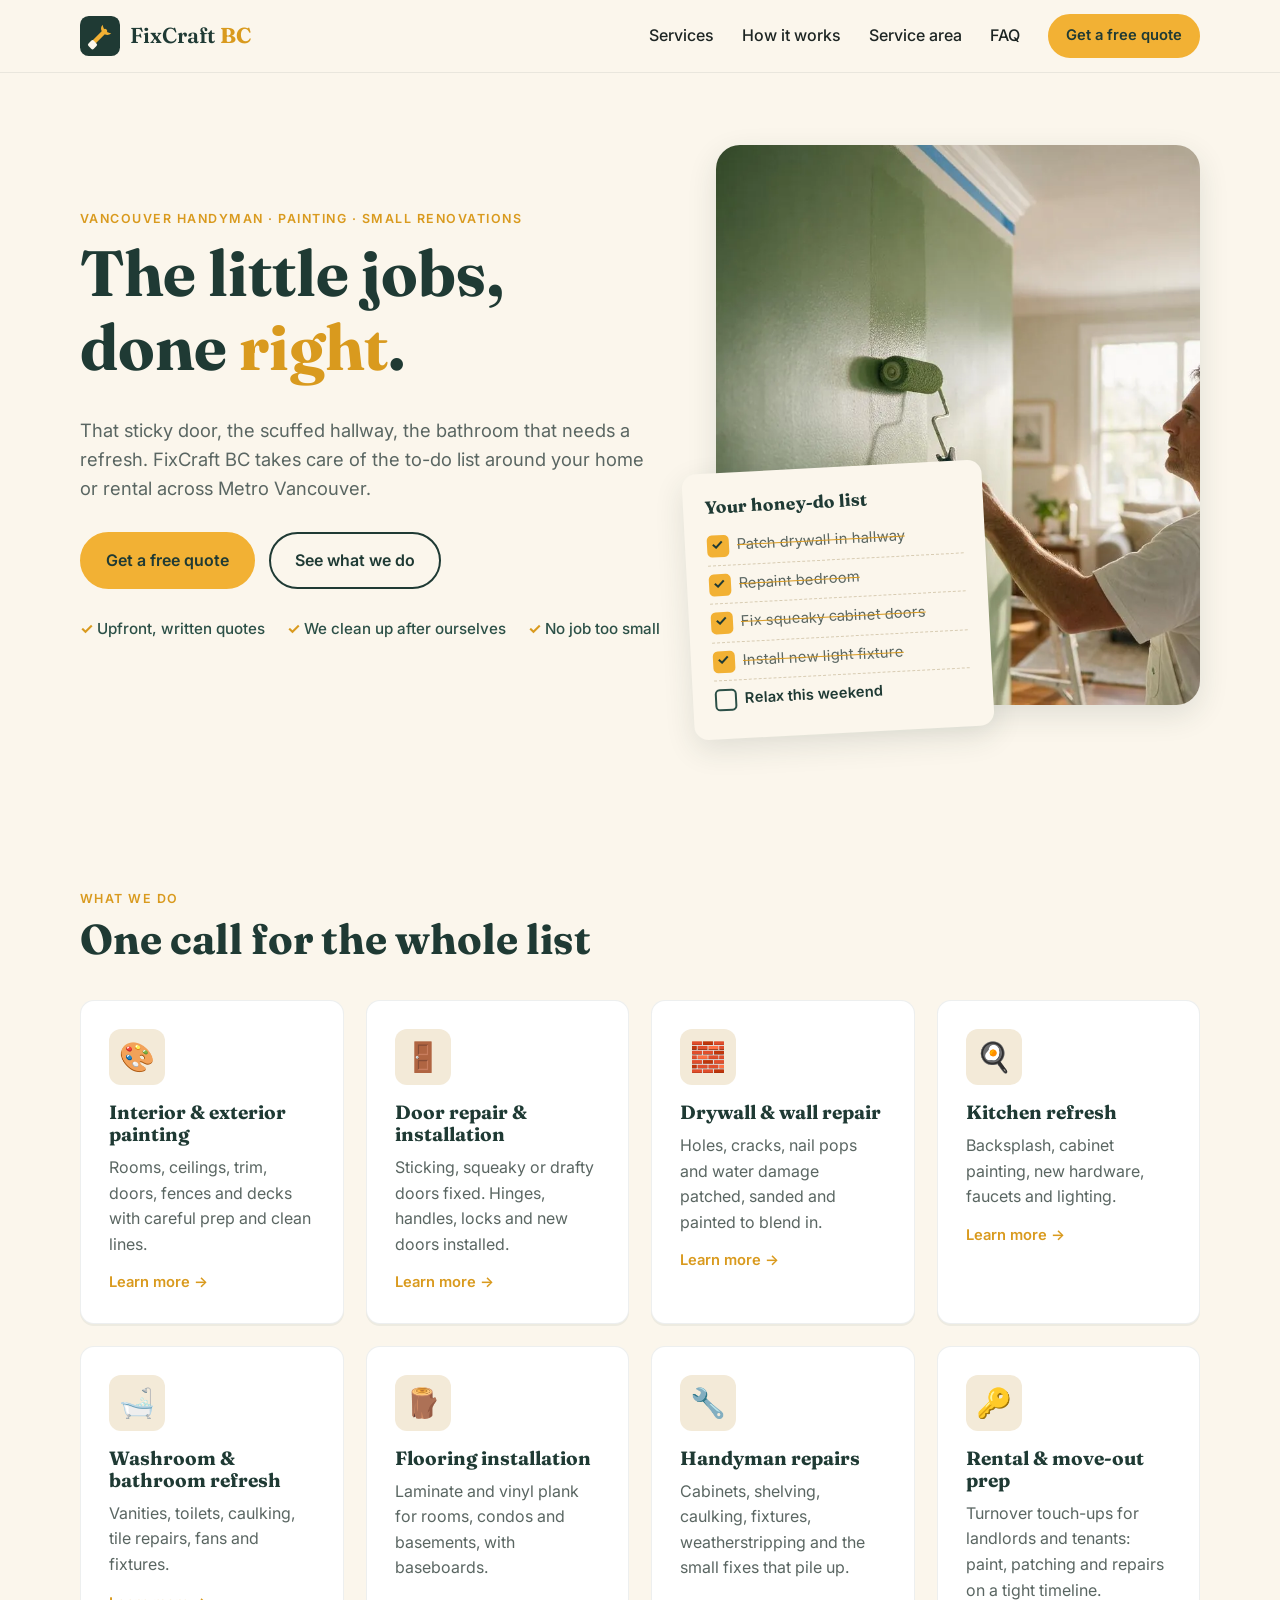
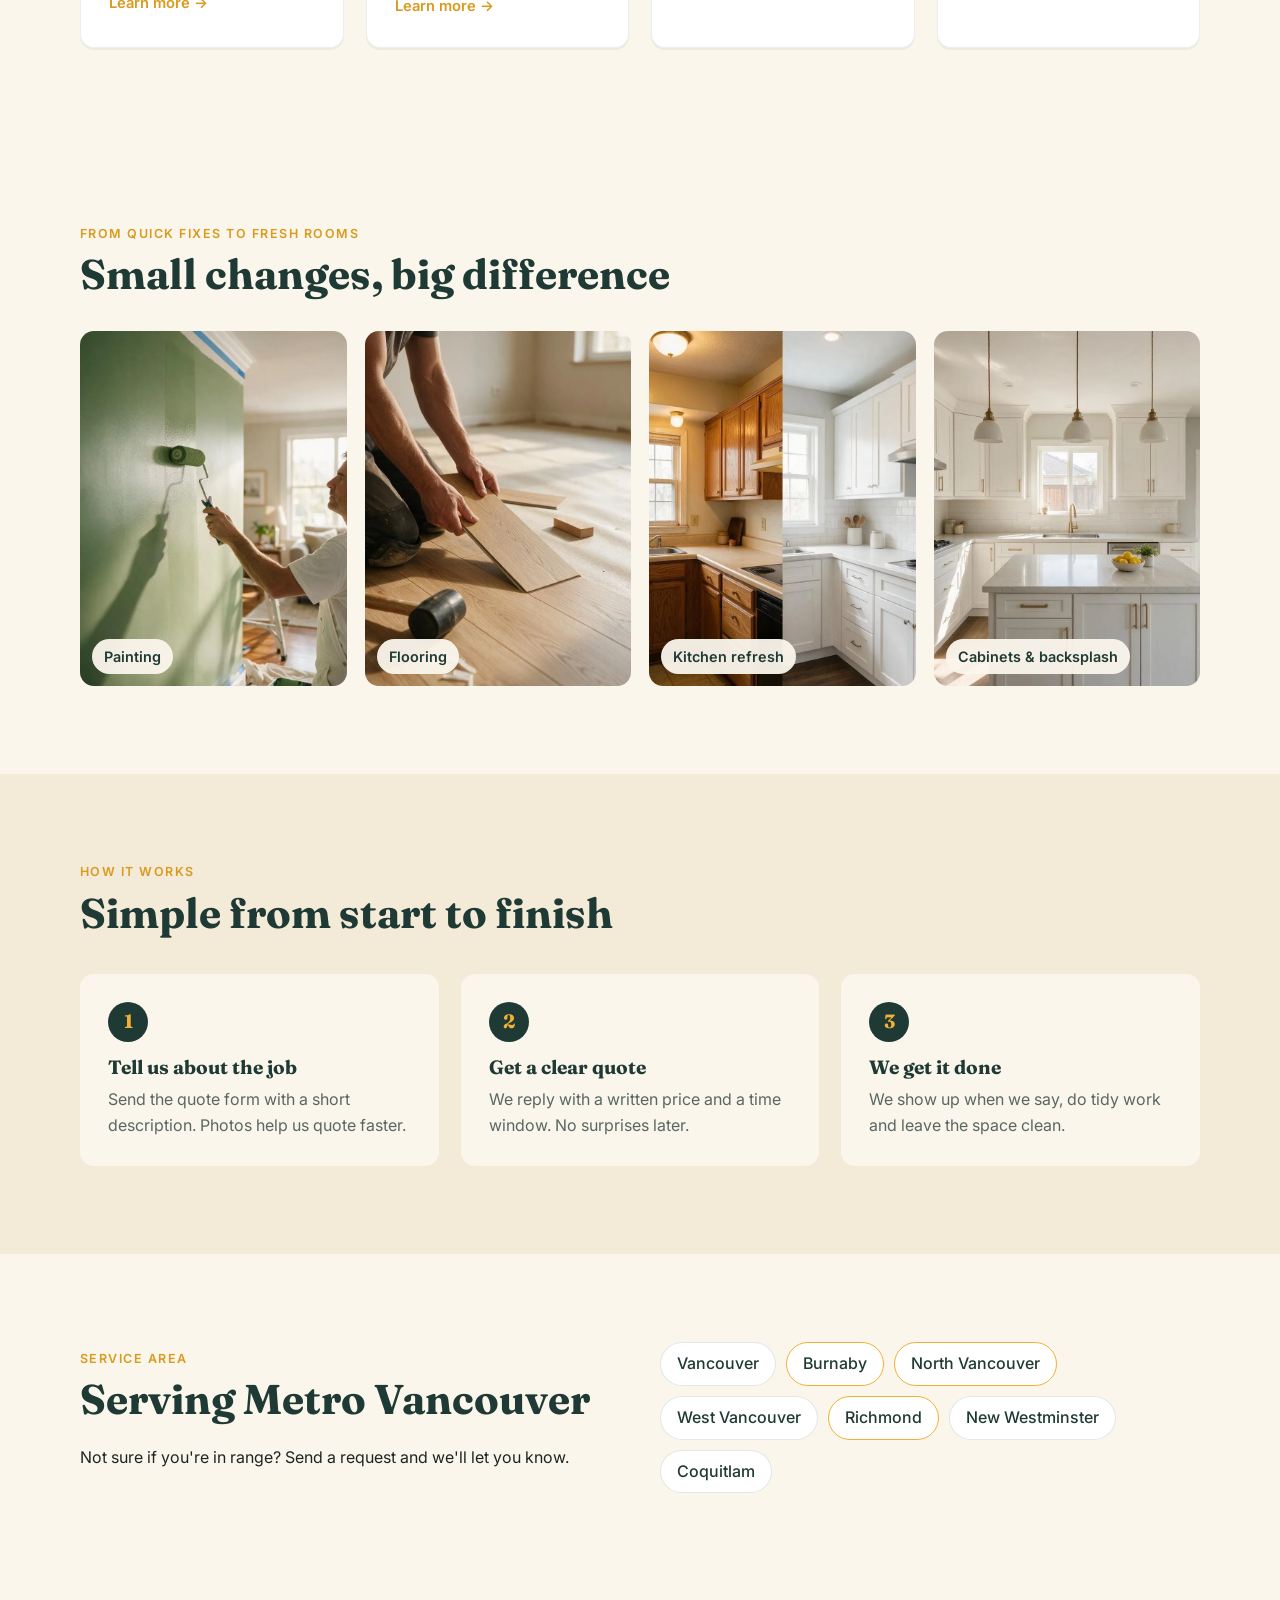
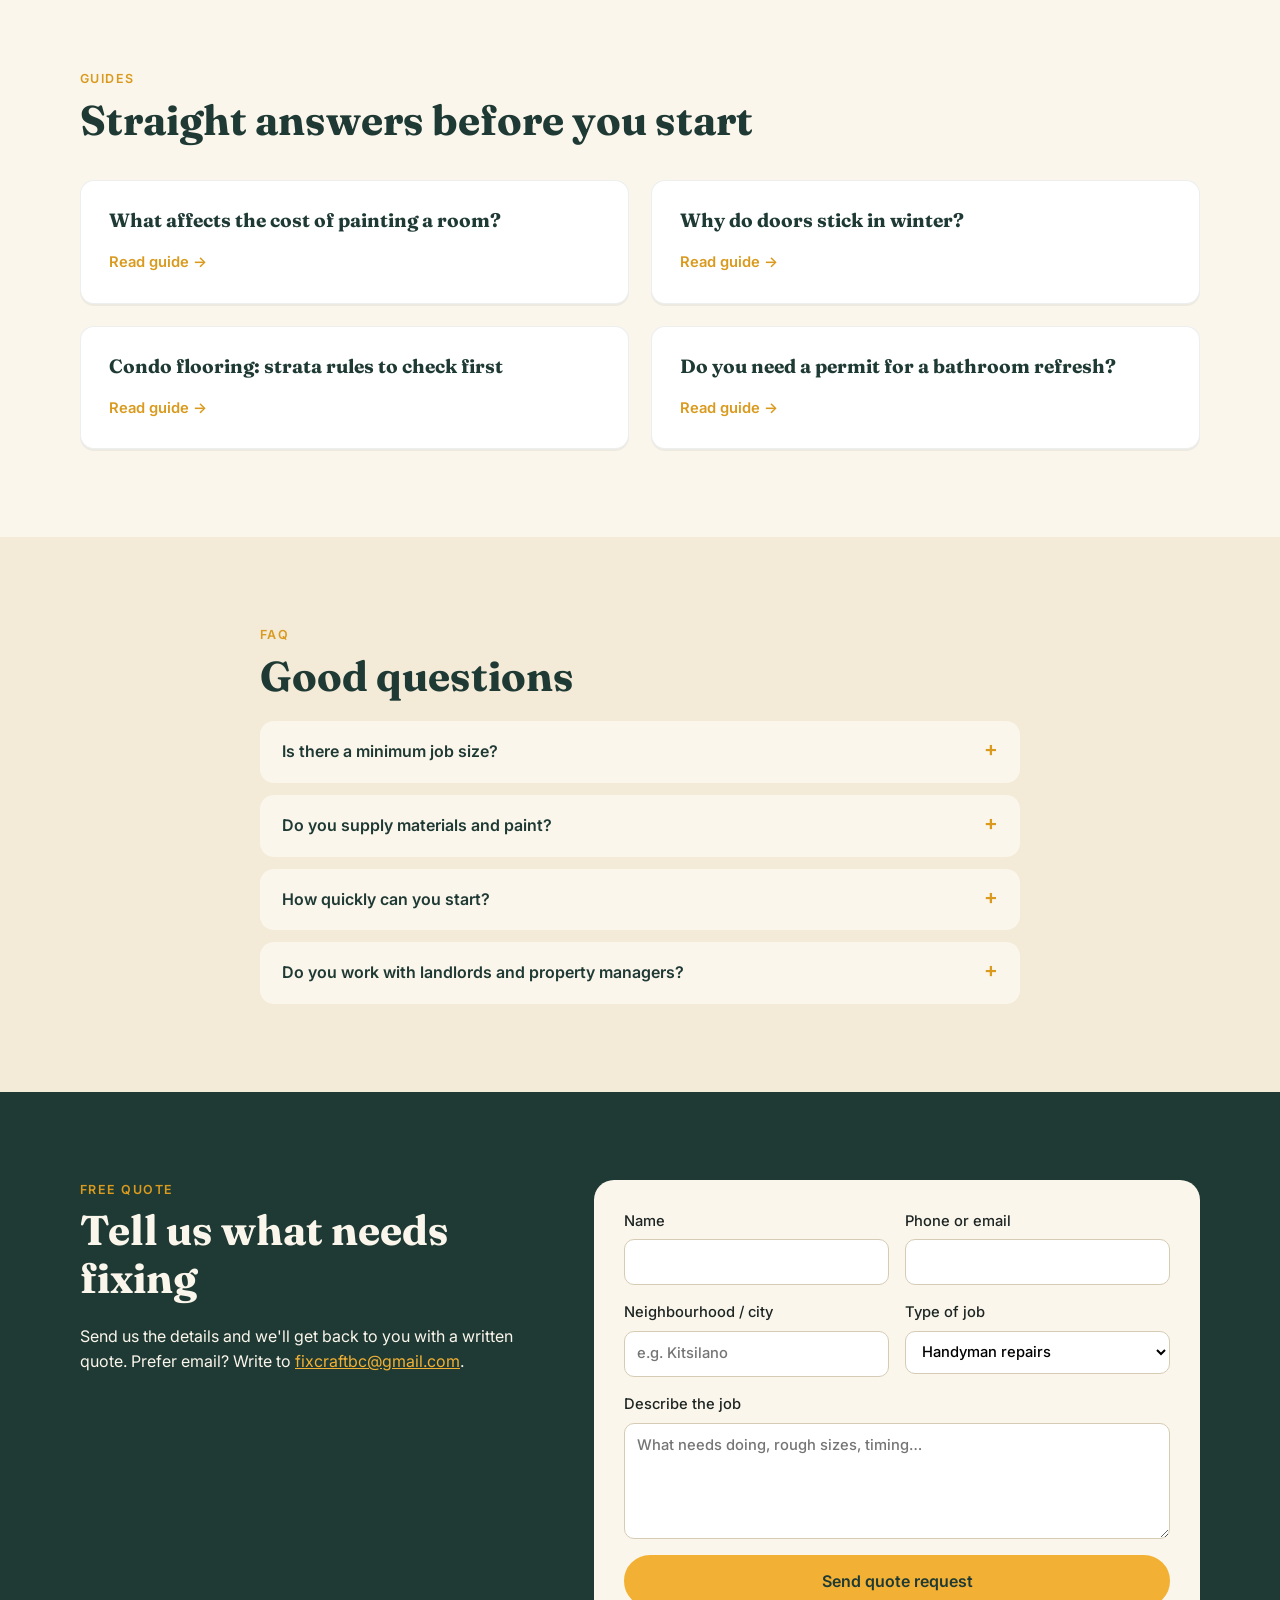
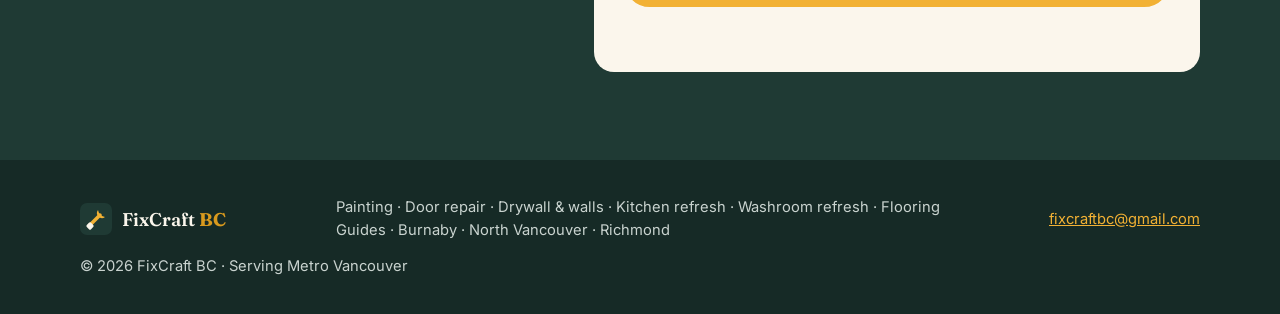
<file: index.html>
<!doctype html>
<html lang="en-CA">
  <head>
    <meta charset="utf-8">
    <meta name="viewport" content="width=device-width, initial-scale=1">
    <title>Handyman, Painting &amp; Small Renovations in Vancouver | FixCraft BC</title>
    <meta
      name="description"
      content="Vancouver handyman for painting, door repair, drywall and wall repair, small kitchen and washroom renovations, and flooring. Serving Metro Vancouver. Free written quotes."
    >
    <meta name="robots" content="index,follow">
    <link rel="canonical" href="https://fixcraftbc.ca/">
    <link rel="icon" href="/favicon.ico" sizes="48x48">
    <link rel="icon" type="image/svg+xml" href="/logo.svg">
    <link rel="icon" type="image/png" sizes="96x96" href="/favicon-96x96.png">
    <link rel="apple-touch-icon" href="/apple-touch-icon.png">
    <link rel="manifest" href="/site.webmanifest">
    <meta name="theme-color" content="#1f3a34">
    <meta property="og:site_name" content="FixCraft BC">
    <meta property="og:title" content="FixCraft BC | Handyman, Painting &amp; Small Renovations">
    <meta property="og:description" content="Handyman repairs, painting and small renovations across Metro Vancouver. Upfront quotes, tidy work, no job too small.">
    <meta property="og:type" content="website">
    <meta property="og:url" content="https://fixcraftbc.ca/">
    <meta property="og:image" content="https://fixcraftbc.ca/images/og-kitchen.jpg">
    <meta name="twitter:card" content="summary_large_image">
    <meta name="twitter:image" content="https://fixcraftbc.ca/images/og-kitchen.jpg">
    <link rel="preconnect" href="https://fonts.googleapis.com">
    <link rel="preconnect" href="https://fonts.gstatic.com" crossorigin>
    <link href="https://fonts.googleapis.com/css2?family=Fraunces:opsz,wght@9..144,600;9..144,700&family=Inter:wght@400;500;600&display=swap" rel="stylesheet">
    <link rel="stylesheet" href="./styles.css?v=5">
    <script type="application/ld+json">
{
  "@context": "https://schema.org",
  "@type": "HomeAndConstructionBusiness",
  "name": "FixCraft BC",
  "url": "https://fixcraftbc.ca/",
  "email": "fixcraftbc@gmail.com",
  "areaServed": [
    {
      "@type": "City",
      "name": "Vancouver"
    },
    {
      "@type": "City",
      "name": "Burnaby"
    },
    {
      "@type": "City",
      "name": "North Vancouver"
    },
    {
      "@type": "City",
      "name": "West Vancouver"
    },
    {
      "@type": "City",
      "name": "Richmond"
    },
    {
      "@type": "City",
      "name": "New Westminster"
    },
    {
      "@type": "City",
      "name": "Coquitlam"
    }
  ],
  "address": {
    "@type": "PostalAddress",
    "addressLocality": "Vancouver",
    "addressRegion": "BC",
    "addressCountry": "CA"
  },
  "priceRange": "$$",
  "description": "Handyman, painting and small renovation service for homes, condos and rentals in Metro Vancouver, BC.",
  "knowsAbout": [
    "House painting",
    "Door repair",
    "Drywall repair",
    "Kitchen renovation",
    "Bathroom renovation",
    "Washroom renovation",
    "Flooring installation",
    "Handyman services"
  ],
  "hasOfferCatalog": {
    "@type": "OfferCatalog",
    "name": "Home repair and renovation services",
    "itemListElement": [
      {
        "@type": "Offer",
        "itemOffered": {
          "@type": "Service",
          "name": "Interior and exterior painting",
          "url": "https://fixcraftbc.ca/painting/"
        }
      },
      {
        "@type": "Offer",
        "itemOffered": {
          "@type": "Service",
          "name": "Door repair and installation",
          "url": "https://fixcraftbc.ca/door-repair/"
        }
      },
      {
        "@type": "Offer",
        "itemOffered": {
          "@type": "Service",
          "name": "Drywall and wall repair",
          "url": "https://fixcraftbc.ca/drywall-repair/"
        }
      },
      {
        "@type": "Offer",
        "itemOffered": {
          "@type": "Service",
          "name": "Small kitchen renovations",
          "url": "https://fixcraftbc.ca/kitchen-renovation/"
        }
      },
      {
        "@type": "Offer",
        "itemOffered": {
          "@type": "Service",
          "name": "Bathroom and washroom renovations",
          "url": "https://fixcraftbc.ca/bathroom-renovation/"
        }
      },
      {
        "@type": "Offer",
        "itemOffered": {
          "@type": "Service",
          "name": "Flooring installation",
          "url": "https://fixcraftbc.ca/flooring/"
        }
      }
    ]
  },
  "image": [
    "https://fixcraftbc.ca/images/og-kitchen.jpg"
  ],
  "logo": "https://fixcraftbc.ca/logo.svg"
}
    </script>
  </head>
  <body>
    <header class="site-header">
      <div class="container nav">
        <a class="brand" href="#top">
          <img src="./logo.svg" alt="" width="40" height="40">
          <span>FixCraft <strong>BC</strong></span>
        </a>
        <button class="nav-toggle" aria-expanded="false" aria-controls="nav-links" aria-label="Open menu">
          <span></span><span></span><span></span>
        </button>
        <nav id="nav-links" class="nav-links">
          <a href="#services">Services</a>
          <a href="#how">How it works</a>
          <a href="#areas">Service area</a>
          <a href="#faq">FAQ</a>
          <a class="btn btn-small" href="#quote">Get a free quote</a>
        </nav>
      </div>
    </header>

    <main id="top">
      <section class="hero">
        <div class="container hero-grid">
          <div class="hero-copy">
            <p class="eyebrow">Vancouver handyman · Painting · Small renovations</p>
            <h1>The little jobs, done <em>right</em>.</h1>
            <p class="lead">
              That sticky door, the scuffed hallway, the bathroom that needs a refresh.
              FixCraft BC takes care of the to-do list around your home or rental across Metro Vancouver.
            </p>
            <div class="hero-actions">
              <a class="btn" href="#quote">Get a free quote</a>
              <a class="btn btn-ghost" href="#services">See what we do</a>
            </div>
            <ul class="hero-points">
              <li>Upfront, written quotes</li>
              <li>We clean up after ourselves</li>
              <li>No job too small</li>
            </ul>
          </div>
          <div class="hero-visual">
            <img class="hero-photo" src="./images/painter-rolling-wall.webp" alt="Painter rolling sage green paint onto a living room wall in a Vancouver home" width="736" height="1312" fetchpriority="high" decoding="async">
            <div class="todo" aria-hidden="true">
              <p class="todo-title">Your honey-do list</p>
              <ul>
                <li class="done">Patch drywall in hallway</li>
                <li class="done">Repaint bedroom</li>
                <li class="done">Fix squeaky cabinet doors</li>
                <li class="done">Install new light fixture</li>
                <li>Relax this weekend</li>
              </ul>
            </div>
          </div>
        </div>
      </section>

      <section id="services" class="section">
        <div class="container">
          <p class="eyebrow">What we do</p>
          <h2>One call for the whole list</h2>
          <div class="cards">
            <a class="card card-link" href="./painting/">
              <div class="icon">🎨</div>
              <h3>Interior &amp; exterior painting</h3>
              <p>Rooms, ceilings, trim, doors, fences and decks with careful prep and clean lines.</p>
              <span class="more">Learn more →</span>
            </a>
            <a class="card card-link" href="./door-repair/">
              <div class="icon">🚪</div>
              <h3>Door repair &amp; installation</h3>
              <p>Sticking, squeaky or drafty doors fixed. Hinges, handles, locks and new doors installed.</p>
              <span class="more">Learn more →</span>
            </a>
            <a class="card card-link" href="./drywall-repair/">
              <div class="icon">🧱</div>
              <h3>Drywall &amp; wall repair</h3>
              <p>Holes, cracks, nail pops and water damage patched, sanded and painted to blend in.</p>
              <span class="more">Learn more →</span>
            </a>
            <a class="card card-link" href="./kitchen-renovation/">
              <div class="icon">🍳</div>
              <h3>Kitchen refresh</h3>
              <p>Backsplash, cabinet painting, new hardware, faucets and lighting.</p>
              <span class="more">Learn more →</span>
            </a>
            <a class="card card-link" href="./bathroom-renovation/">
              <div class="icon">🛁</div>
              <h3>Washroom &amp; bathroom refresh</h3>
              <p>Vanities, toilets, caulking, tile repairs, fans and fixtures.</p>
              <span class="more">Learn more →</span>
            </a>
            <a class="card card-link" href="./flooring/">
              <div class="icon">🪵</div>
              <h3>Flooring installation</h3>
              <p>Laminate and vinyl plank for rooms, condos and basements, with baseboards.</p>
              <span class="more">Learn more →</span>
            </a>
            <article class="card">
              <div class="icon">🔧</div>
              <h3>Handyman repairs</h3>
              <p>Cabinets, shelving, caulking, fixtures, weatherstripping and the small fixes that pile up.</p>
              </article>
            <article class="card">
              <div class="icon">🔑</div>
              <h3>Rental &amp; move-out prep</h3>
              <p>Turnover touch-ups for landlords and tenants: paint, patching and repairs on a tight timeline.</p>
              </article>
          </div>
        </div>
      </section>

      <section class="section gallery-section" aria-label="Painting, flooring and kitchen work">
        <div class="container">
          <p class="eyebrow">From quick fixes to fresh rooms</p>
          <h2>Small changes, big difference</h2>
          <div class="gallery">
            <a class="tile" href="./painting/">
              <img src="./images/painter-rolling-wall.webp" alt="Interior wall being painted sage green with a roller" width="736" height="1312" loading="lazy" decoding="async">
              <span>Painting</span>
            </a>
            <a class="tile" href="./flooring/">
              <img src="./images/vinyl-plank-flooring-install.webp" alt="Light oak vinyl plank flooring being installed" width="736" height="1312" loading="lazy" decoding="async">
              <span>Flooring</span>
            </a>
            <a class="tile" href="./kitchen-renovation/">
              <img src="./images/kitchen-refresh-before-after.webp" alt="Kitchen refresh before and after: oak cabinets to white shaker cabinets and subway tile" width="736" height="1312" loading="lazy" decoding="async">
              <span>Kitchen refresh</span>
            </a>
            <a class="tile" href="./kitchen-renovation/">
              <img src="./images/white-kitchen-refresh.webp" alt="Bright white kitchen with shaker cabinets, brass hardware and pendant lights" width="736" height="1312" loading="lazy" decoding="async">
              <span>Cabinets &amp; backsplash</span>
            </a>
          </div>
        </div>
      </section>

      <section id="how" class="section section-alt">
        <div class="container">
          <p class="eyebrow">How it works</p>
          <h2>Simple from start to finish</h2>
          <ol class="steps">
            <li>
              <span class="step-num">1</span>
              <h3>Tell us about the job</h3>
              <p>Send the quote form with a short description. Photos help us quote faster.</p>
            </li>
            <li>
              <span class="step-num">2</span>
              <h3>Get a clear quote</h3>
              <p>We reply with a written price and a time window. No surprises later.</p>
            </li>
            <li>
              <span class="step-num">3</span>
              <h3>We get it done</h3>
              <p>We show up when we say, do tidy work and leave the space clean.</p>
            </li>
          </ol>
        </div>
      </section>

      <section id="areas" class="section">
        <div class="container areas">
          <div>
            <p class="eyebrow">Service area</p>
            <h2>Serving Metro Vancouver</h2>
            <p>Not sure if you're in range? Send a request and we'll let you know.</p>
          </div>
          <ul class="area-list">
            <li>Vancouver</li>
            <li><a href="./burnaby/">Burnaby</a></li>
            <li><a href="./north-vancouver/">North Vancouver</a></li>
            <li>West Vancouver</li>
            <li><a href="./richmond/">Richmond</a></li>
            <li>New Westminster</li>
            <li>Coquitlam</li>
          </ul>
        </div>
      </section>

      <section class="section guides-home">
        <div class="container">
          <p class="eyebrow">Guides</p>
          <h2>Straight answers before you start</h2>
          <div class="cards guide-cards">
            <a class="card card-link" href="./guides/cost-to-paint-a-room-vancouver/"><h3>What affects the cost of painting a room?</h3><span class="more">Read guide →</span></a>
            <a class="card card-link" href="./guides/why-doors-stick-in-winter/"><h3>Why do doors stick in winter?</h3><span class="more">Read guide →</span></a>
            <a class="card card-link" href="./guides/strata-flooring-rules-vancouver/"><h3>Condo flooring: strata rules to check first</h3><span class="more">Read guide →</span></a>
            <a class="card card-link" href="./guides/bathroom-refresh-permits-vancouver/"><h3>Do you need a permit for a bathroom refresh?</h3><span class="more">Read guide →</span></a>
          </div>
        </div>
      </section>

      <section id="faq" class="section section-alt">
        <div class="container narrow">
          <p class="eyebrow">FAQ</p>
          <h2>Good questions</h2>
          <details>
            <summary>Is there a minimum job size?</summary>
            <p>No. Small jobs are what we're built for. Bundle a few items together and you'll get the most out of a visit.</p>
          </details>
          <details>
            <summary>Do you supply materials and paint?</summary>
            <p>Yes. We can pick up everything needed, or use materials you've already bought. Material costs are listed separately on your quote.</p>
          </details>
          <details>
            <summary>How quickly can you start?</summary>
            <p>It depends on the season and job size. Your quote will include the earliest available time window.</p>
          </details>
          <details>
            <summary>Do you work with landlords and property managers?</summary>
            <p>Yes. We handle rental turnovers and ongoing maintenance lists, and can coordinate access with tenants.</p>
          </details>
        </div>
      </section>

      <section id="quote" class="section quote">
        <div class="container quote-grid">
          <div>
            <p class="eyebrow">Free quote</p>
            <h2>Tell us what needs fixing</h2>
            <p>Send us the details and we'll get back to you with a written quote. Prefer email? Write to
              <a href="mailto:fixcraftbc@gmail.com">fixcraftbc@gmail.com</a>.</p>
          </div>
          <form id="quote-form" class="quote-form">
            <label>Name<input name="name" required autocomplete="name"></label>
            <label>Phone or email<input name="contact" required></label>
            <label>Neighbourhood / city<input name="area" placeholder="e.g. Kitsilano"></label>
            <label>Type of job
              <select name="type">
                <option>Handyman repairs</option>
                <option>Interior painting</option>
                <option>Exterior painting</option>
                <option>Small renovation</option>
                <option>Drywall / carpentry</option>
                <option>Rental / move-out prep</option>
                <option>Something else</option>
              </select>
            </label>
            <label class="full">Describe the job<textarea name="details" rows="4" required placeholder="What needs doing, rough sizes, timing…"></textarea></label>
            <input type="text" name="_honey" class="hp" style="display:none" tabindex="-1" autocomplete="off" aria-hidden="true">
            <button class="btn full" type="submit">Send quote request</button>
            <p class="form-status full" role="status" aria-live="polite"></p>
          </form>
        </div>
      </section>
    </main>

    <footer class="site-footer">
      <div class="container footer-grid">
        <div class="brand">
          <img src="./logo.svg" alt="" width="32" height="32">
          <span>FixCraft <strong>BC</strong></span>
        </div>
        <p class="footer-links"><a href="./painting/">Painting</a> · <a href="./door-repair/">Door repair</a> · <a href="./drywall-repair/">Drywall & walls</a> · <a href="./kitchen-renovation/">Kitchen refresh</a> · <a href="./bathroom-renovation/">Washroom refresh</a> · <a href="./flooring/">Flooring</a><br><a href="./guides/">Guides</a> · <a href="./burnaby/">Burnaby</a> · <a href="./north-vancouver/">North Vancouver</a> · <a href="./richmond/">Richmond</a></p>
        <p><a href="mailto:fixcraftbc@gmail.com">fixcraftbc@gmail.com</a></p>
        <p class="copy">© <span id="year">2026</span> FixCraft BC · Serving Metro Vancouver</p>
      </div>
    </footer>

    <script src="./script.js?v=5"></script>
  </body>
</html>
</file>
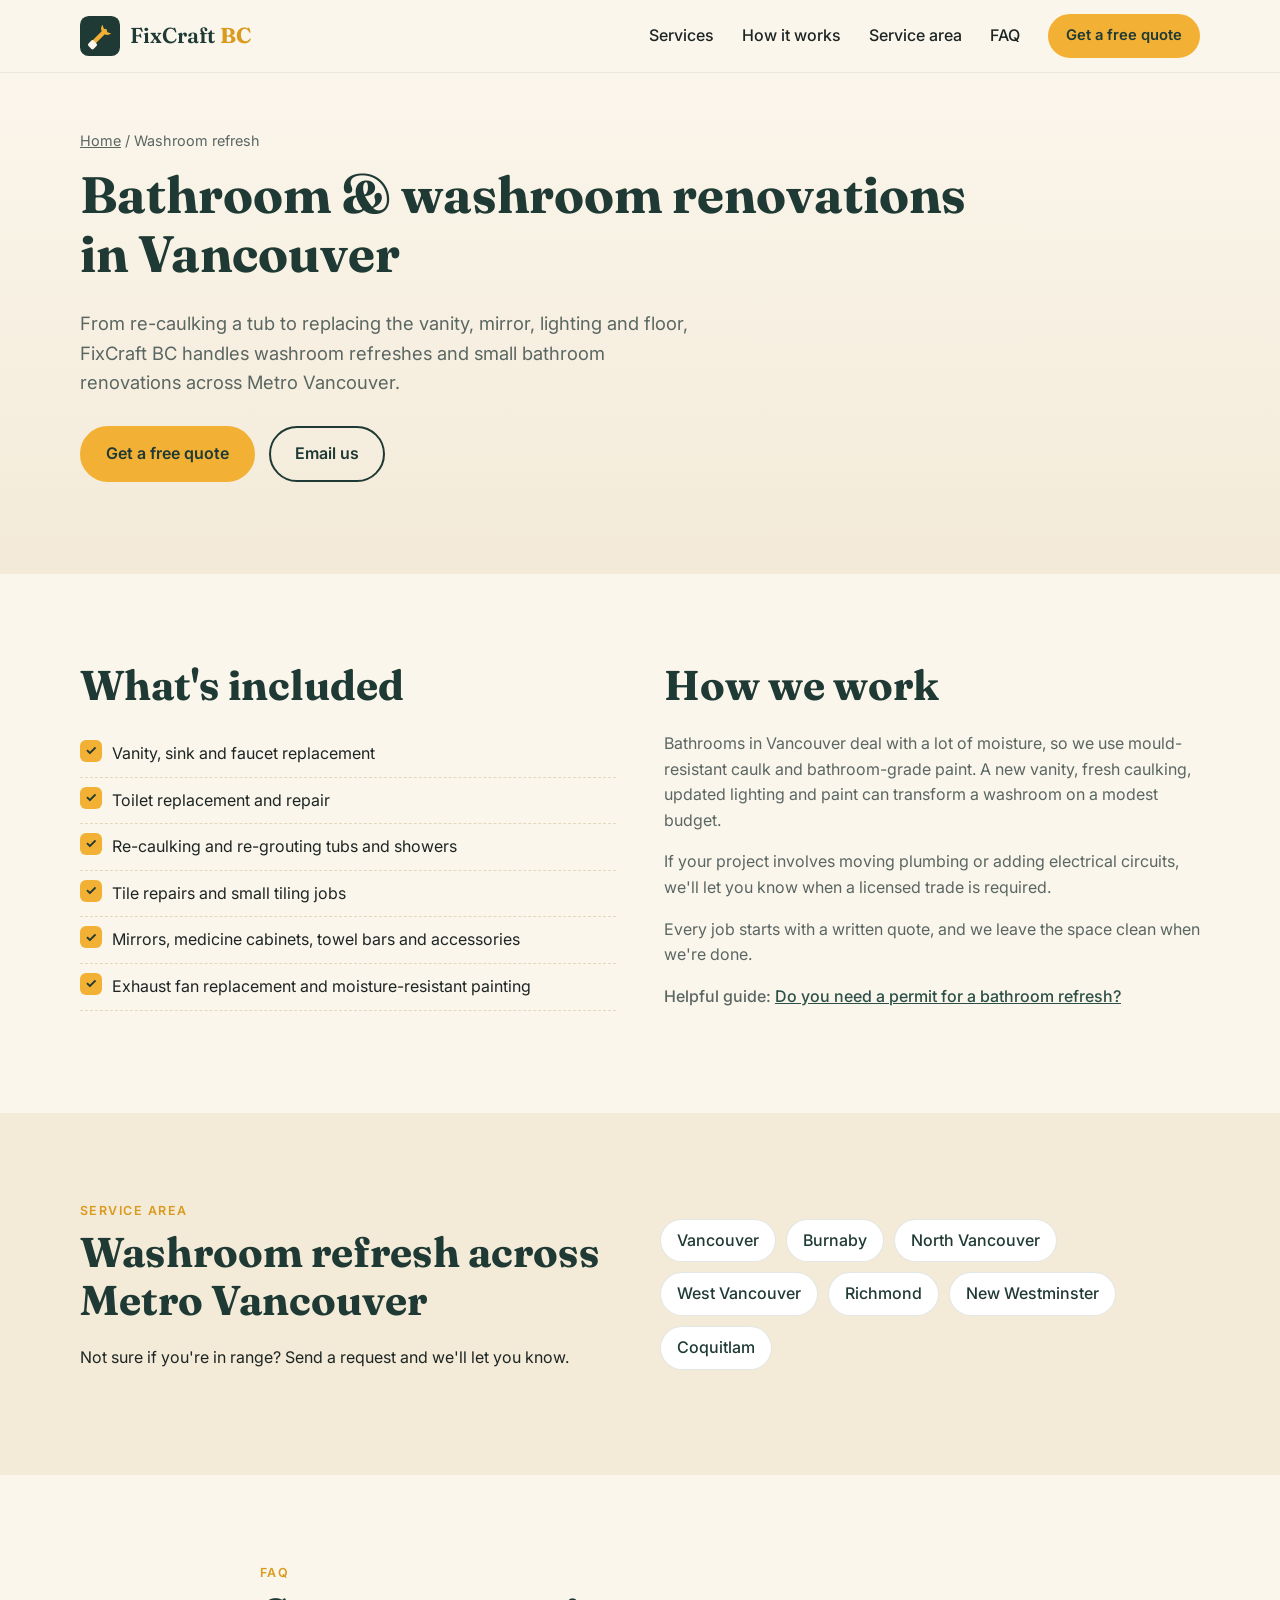
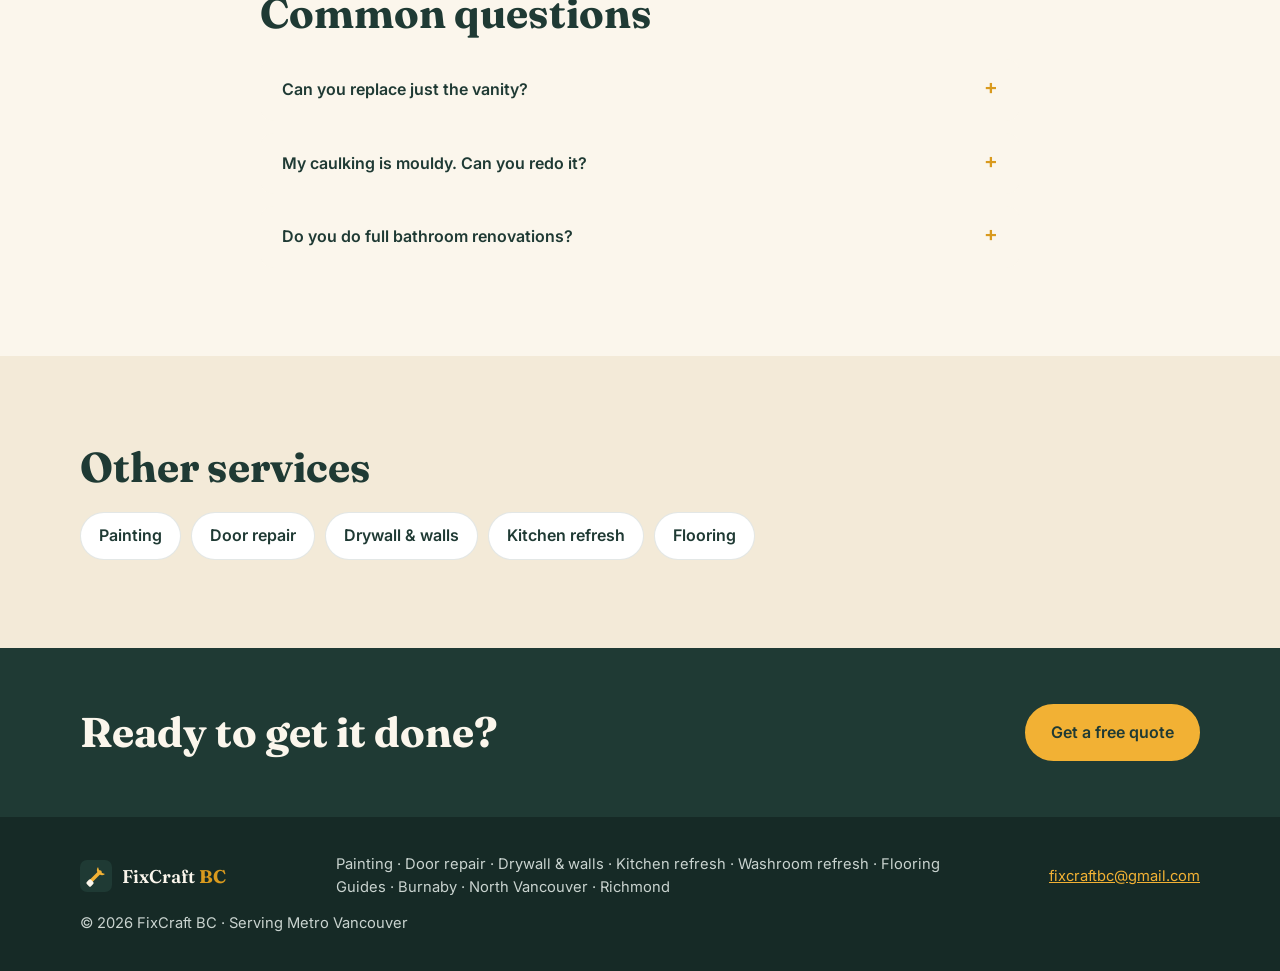
<file: bathroom-renovation/index.html>
<!doctype html>
<html lang="en-CA">
  <head>
    <meta charset="utf-8">
    <meta name="viewport" content="width=device-width, initial-scale=1">
    <title>Bathroom & Washroom Renovations in Vancouver | FixCraft BC</title>
    <meta name="description" content="Small bathroom and washroom renovations in Vancouver: vanity replacement, toilets, fixtures, tiling, caulking, fans and paint. Written quotes, tidy work.">
    <meta name="robots" content="index,follow">
    <link rel="canonical" href="https://fixcraftbc.ca/bathroom-renovation/">
    <link rel="icon" href="/favicon.ico" sizes="48x48">
    <link rel="icon" type="image/svg+xml" href="/logo.svg">
    <link rel="icon" type="image/png" sizes="96x96" href="/favicon-96x96.png">
    <link rel="apple-touch-icon" href="/apple-touch-icon.png">
    <link rel="manifest" href="/site.webmanifest">
    <meta name="theme-color" content="#1f3a34">
    <meta property="og:site_name" content="FixCraft BC">
    <meta property="og:title" content="Bathroom & Washroom Renovations in Vancouver | FixCraft BC">
    <meta property="og:description" content="Small bathroom and washroom renovations in Vancouver: vanity replacement, toilets, fixtures, tiling, caulking, fans and paint. Written quotes, tidy work.">
    <meta property="og:type" content="website">
    <meta property="og:url" content="https://fixcraftbc.ca/bathroom-renovation/">
    <meta property="og:locale" content="en_CA">
    <meta property="og:image" content="https://fixcraftbc.ca/images/og-kitchen.jpg">
    <link rel="preconnect" href="https://fonts.googleapis.com">
    <link rel="preconnect" href="https://fonts.gstatic.com" crossorigin>
    <link href="https://fonts.googleapis.com/css2?family=Fraunces:opsz,wght@9..144,600;9..144,700&family=Inter:wght@400;500;600&display=swap" rel="stylesheet">
    <link rel="stylesheet" href="../styles.css?v=5">
    <script type="application/ld+json">
[
  {
    "@context": "https://schema.org",
    "@type": "Service",
    "serviceType": "Bathroom renovation",
    "name": "Bathroom & washroom renovations in Vancouver",
    "url": "https://fixcraftbc.ca/bathroom-renovation/",
    "provider": {
      "@type": "HomeAndConstructionBusiness",
      "name": "FixCraft BC",
      "url": "https://fixcraftbc.ca/",
      "email": "fixcraftbc@gmail.com"
    },
    "areaServed": [
      {
        "@type": "City",
        "name": "Vancouver"
      },
      {
        "@type": "City",
        "name": "Burnaby"
      },
      {
        "@type": "City",
        "name": "North Vancouver"
      },
      {
        "@type": "City",
        "name": "West Vancouver"
      },
      {
        "@type": "City",
        "name": "Richmond"
      },
      {
        "@type": "City",
        "name": "New Westminster"
      },
      {
        "@type": "City",
        "name": "Coquitlam"
      }
    ]
  },
  {
    "@context": "https://schema.org",
    "@type": "FAQPage",
    "mainEntity": [
      {
        "@type": "Question",
        "name": "Can you replace just the vanity?",
        "acceptedAnswer": {
          "@type": "Answer",
          "text": "Yes. Vanity, sink and faucet swaps are a common small job and can often be done in a day."
        }
      },
      {
        "@type": "Question",
        "name": "My caulking is mouldy. Can you redo it?",
        "acceptedAnswer": {
          "@type": "Answer",
          "text": "Yes. We remove the old caulk, clean and dry the joint, and apply new mould-resistant caulk."
        }
      },
      {
        "@type": "Question",
        "name": "Do you do full bathroom renovations?",
        "acceptedAnswer": {
          "@type": "Answer",
          "text": "We focus on refreshes and small renovations. Tell us what you have in mind and we'll let you know if it's a fit."
        }
      }
    ]
  },
  {
    "@context": "https://schema.org",
    "@type": "BreadcrumbList",
    "itemListElement": [
      {
        "@type": "ListItem",
        "position": 1,
        "name": "Home",
        "item": "https://fixcraftbc.ca/"
      },
      {
        "@type": "ListItem",
        "position": 2,
        "name": "Washroom refresh",
        "item": "https://fixcraftbc.ca/bathroom-renovation/"
      }
    ]
  }
]
    </script>
  </head>
  <body>
    <header class="site-header">
      <div class="container nav">
        <a class="brand" href="../">
          <img src="../logo.svg" alt="" width="40" height="40">
          <span>FixCraft <strong>BC</strong></span>
        </a>
        <button class="nav-toggle" aria-expanded="false" aria-controls="nav-links" aria-label="Open menu">
          <span></span><span></span><span></span>
        </button>
        <nav id="nav-links" class="nav-links">
          <a href="../#services">Services</a>
          <a href="../#how">How it works</a>
          <a href="../#areas">Service area</a>
          <a href="../#faq">FAQ</a>
          <a class="btn btn-small" href="../#quote">Get a free quote</a>
        </nav>
      </div>
    </header>

    <main>
      <section class="page-hero">
        <div class="container">
          <div>
          <nav class="crumbs" aria-label="Breadcrumb"><a href="../">Home</a> / Washroom refresh</nav>
          <h1>Bathroom &amp; washroom renovations in Vancouver</h1>
          <p class="lead">From re-caulking a tub to replacing the vanity, mirror, lighting and floor, FixCraft BC handles washroom refreshes and small bathroom renovations across Metro Vancouver.</p>
          <div class="hero-actions">
            <a class="btn" href="../#quote">Get a free quote</a>
            <a class="btn btn-ghost" href="mailto:fixcraftbc@gmail.com">Email us</a>
          </div>
          </div>

        </div>
      </section>

      <section class="section">
        <div class="container service-grid">
          <div>
            <h2>What's included</h2>
            <ul class="checklist">
              <li>Vanity, sink and faucet replacement</li>
              <li>Toilet replacement and repair</li>
              <li>Re-caulking and re-grouting tubs and showers</li>
              <li>Tile repairs and small tiling jobs</li>
              <li>Mirrors, medicine cabinets, towel bars and accessories</li>
              <li>Exhaust fan replacement and moisture-resistant painting</li>
            </ul>
          </div>
          <div class="prose">
            <h2>How we work</h2>
            <p>Bathrooms in Vancouver deal with a lot of moisture, so we use mould-resistant caulk and bathroom-grade paint. A new vanity, fresh caulking, updated lighting and paint can transform a washroom on a modest budget.</p><p>If your project involves moving plumbing or adding electrical circuits, we'll let you know when a licensed trade is required.</p>
            <p>Every job starts with a written quote, and we leave the space clean when we're done.</p>
            <p class="guide-link">Helpful guide: <a href="../guides/bathroom-refresh-permits-vancouver/">Do you need a permit for a bathroom refresh?</a></p>

          </div>
        </div>
      </section>

      <section class="section section-alt">
        <div class="container areas">
          <div>
            <p class="eyebrow">Service area</p>
            <h2>Washroom refresh across Metro Vancouver</h2>
            <p>Not sure if you're in range? Send a request and we'll let you know.</p>
          </div>
          <ul class="area-list">
            <li>Vancouver</li>
            <li>Burnaby</li>
            <li>North Vancouver</li>
            <li>West Vancouver</li>
            <li>Richmond</li>
            <li>New Westminster</li>
            <li>Coquitlam</li>
          </ul>
        </div>
      </section>

      <section class="section">
        <div class="container narrow">
          <p class="eyebrow">FAQ</p>
          <h2>Common questions</h2>
          <details>
            <summary>Can you replace just the vanity?</summary>
            <p>Yes. Vanity, sink and faucet swaps are a common small job and can often be done in a day.</p>
          </details>
          <details>
            <summary>My caulking is mouldy. Can you redo it?</summary>
            <p>Yes. We remove the old caulk, clean and dry the joint, and apply new mould-resistant caulk.</p>
          </details>
          <details>
            <summary>Do you do full bathroom renovations?</summary>
            <p>We focus on refreshes and small renovations. Tell us what you have in mind and we'll let you know if it's a fit.</p>
          </details>
        </div>
      </section>

      <section class="section section-alt">
        <div class="container">
          <h2>Other services</h2>
          <ul class="related">
            <li><a href="../painting/">Painting</a></li>
            <li><a href="../door-repair/">Door repair</a></li>
            <li><a href="../drywall-repair/">Drywall & walls</a></li>
            <li><a href="../kitchen-renovation/">Kitchen refresh</a></li>
            <li><a href="../flooring/">Flooring</a></li>
          </ul>
        </div>
      </section>

      <section class="cta-band">
        <div class="container cta-inner">
          <h2>Ready to get it done?</h2>
          <a class="btn" href="../#quote">Get a free quote</a>
        </div>
      </section>
    </main>

    <footer class="site-footer">
      <div class="container footer-grid">
        <div class="brand">
          <img src="../logo.svg" alt="" width="32" height="32">
          <span>FixCraft <strong>BC</strong></span>
        </div>
        <p class="footer-links"><a href="../painting/">Painting</a> · <a href="../door-repair/">Door repair</a> · <a href="../drywall-repair/">Drywall & walls</a> · <a href="../kitchen-renovation/">Kitchen refresh</a> · <a href="../bathroom-renovation/">Washroom refresh</a> · <a href="../flooring/">Flooring</a><br><a href="../guides/">Guides</a> · <a href="../burnaby/">Burnaby</a> · <a href="../north-vancouver/">North Vancouver</a> · <a href="../richmond/">Richmond</a></p>
        <p><a href="mailto:fixcraftbc@gmail.com">fixcraftbc@gmail.com</a></p>
        <p class="copy">© <span id="year">2026</span> FixCraft BC · Serving Metro Vancouver</p>
      </div>
    </footer>

    <script src="../script.js?v=5"></script>
  </body>
</html>
</file>
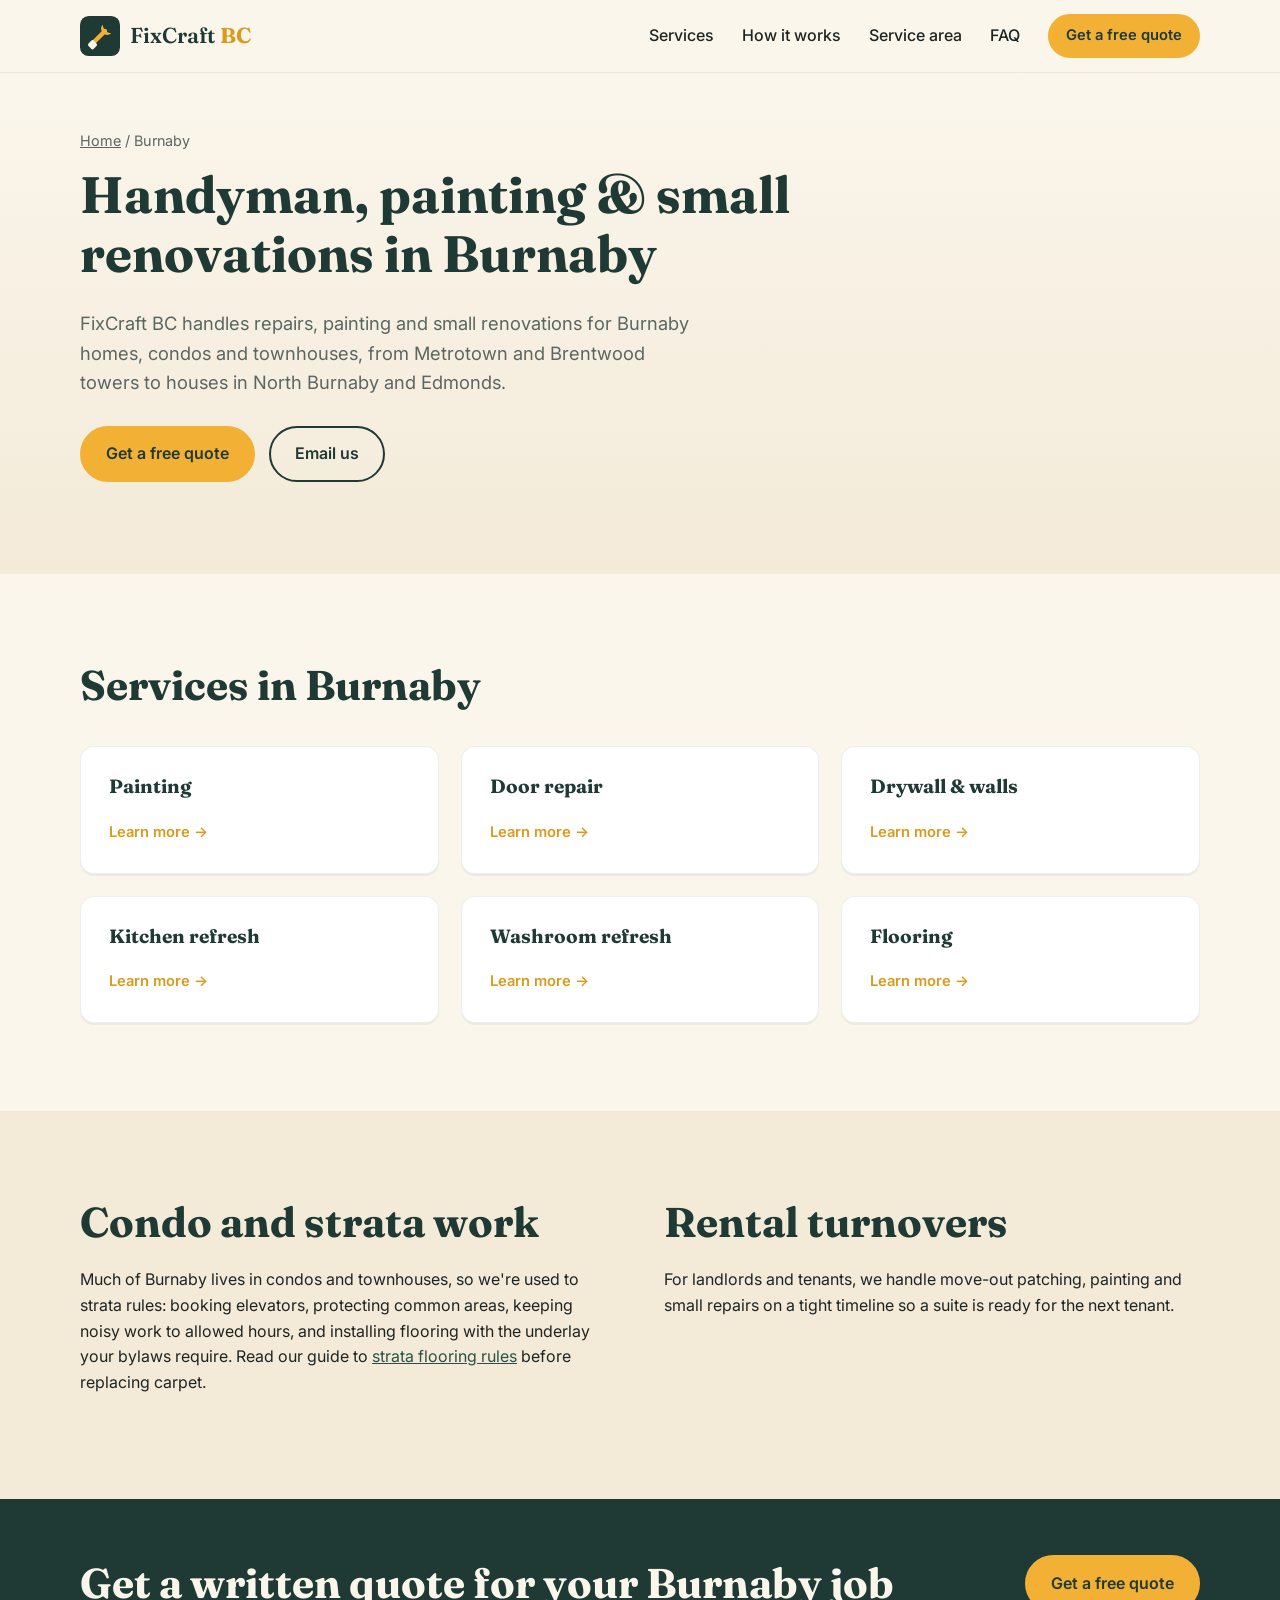
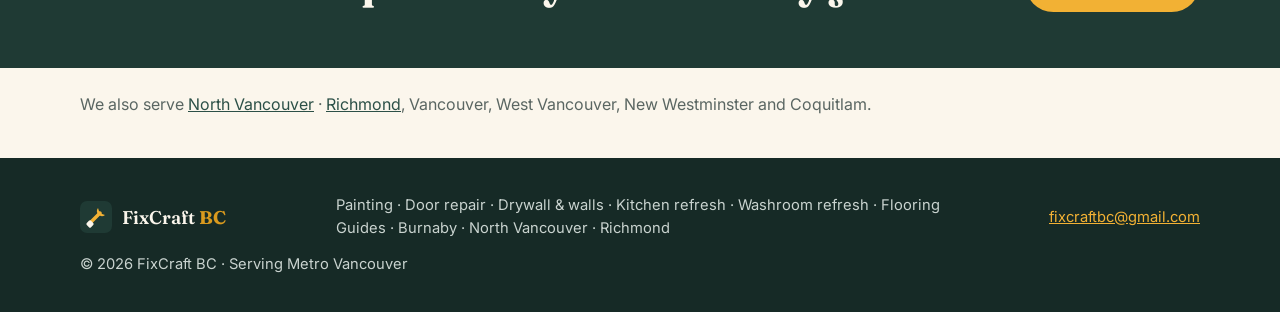
<file: burnaby/index.html>
<!doctype html>
<html lang="en-CA">
  <head>
    <meta charset="utf-8">
    <meta name="viewport" content="width=device-width, initial-scale=1">
    <title>Handyman & Painting in Burnaby | Small Renovations | FixCraft BC</title>
    <meta name="description" content="Handyman repairs, painting, door and drywall repair, kitchen and washroom refreshes and flooring for Burnaby homes, condos and townhouses. Free written quotes.">
    <meta name="robots" content="index,follow">
    <link rel="canonical" href="https://fixcraftbc.ca/burnaby/">
    <link rel="icon" href="/favicon.ico" sizes="48x48">
    <link rel="icon" type="image/svg+xml" href="/logo.svg">
    <link rel="icon" type="image/png" sizes="96x96" href="/favicon-96x96.png">
    <link rel="apple-touch-icon" href="/apple-touch-icon.png">
    <link rel="manifest" href="/site.webmanifest">
    <meta name="theme-color" content="#1f3a34">
    <meta property="og:site_name" content="FixCraft BC">
    <meta property="og:title" content="Handyman & Painting in Burnaby | Small Renovations | FixCraft BC">
    <meta property="og:description" content="Handyman repairs, painting, door and drywall repair, kitchen and washroom refreshes and flooring for Burnaby homes, condos and townhouses. Free written quotes.">
    <meta property="og:type" content="website">
    <meta property="og:url" content="https://fixcraftbc.ca/burnaby/">
    <meta property="og:locale" content="en_CA">
    <meta property="og:image" content="https://fixcraftbc.ca/images/og-kitchen.jpg">
    <link rel="preconnect" href="https://fonts.googleapis.com">
    <link rel="preconnect" href="https://fonts.gstatic.com" crossorigin>
    <link href="https://fonts.googleapis.com/css2?family=Fraunces:opsz,wght@9..144,600;9..144,700&family=Inter:wght@400;500;600&display=swap" rel="stylesheet">
    <link rel="stylesheet" href="../styles.css?v=5">
    <script type="application/ld+json">
[
  {
    "@context": "https://schema.org",
    "@type": "HomeAndConstructionBusiness",
    "name": "FixCraft BC",
    "url": "https://fixcraftbc.ca/",
    "email": "fixcraftbc@gmail.com",
    "areaServed": {
      "@type": "City",
      "name": "Burnaby, BC"
    },
    "description": "Handyman repairs, painting, door and drywall repair, kitchen and washroom refreshes and flooring for Burnaby homes, condos and townhouses. Free written quotes."
  },
  {
    "@context": "https://schema.org",
    "@type": "BreadcrumbList",
    "itemListElement": [
      {
        "@type": "ListItem",
        "position": 1,
        "name": "Home",
        "item": "https://fixcraftbc.ca/"
      },
      {
        "@type": "ListItem",
        "position": 2,
        "name": "Burnaby",
        "item": "https://fixcraftbc.ca/burnaby/"
      }
    ]
  }
]
    </script>
  </head>
  <body>
    <header class="site-header">
      <div class="container nav">
        <a class="brand" href="../">
          <img src="../logo.svg" alt="" width="40" height="40">
          <span>FixCraft <strong>BC</strong></span>
        </a>
        <button class="nav-toggle" aria-expanded="false" aria-controls="nav-links" aria-label="Open menu">
          <span></span><span></span><span></span>
        </button>
        <nav id="nav-links" class="nav-links">
          <a href="../#services">Services</a>
          <a href="../#how">How it works</a>
          <a href="../#areas">Service area</a>
          <a href="../#faq">FAQ</a>
          <a class="btn btn-small" href="../#quote">Get a free quote</a>
        </nav>
      </div>
    </header>

    <main>
      <section class="page-hero">
        <div class="container">
          <nav class="crumbs" aria-label="Breadcrumb"><a href="../">Home</a> / Burnaby</nav>
          <h1>Handyman, painting &amp; small renovations in Burnaby</h1>
          <p class="lead">FixCraft BC handles repairs, painting and small renovations for Burnaby homes, condos and townhouses, from Metrotown and Brentwood towers to houses in North Burnaby and Edmonds.</p>
          <div class="hero-actions">
            <a class="btn" href="../#quote">Get a free quote</a>
            <a class="btn btn-ghost" href="mailto:fixcraftbc@gmail.com">Email us</a>
          </div>
        </div>
      </section>

      <section class="section">
        <div class="container">
          <h2>Services in Burnaby</h2>
          <div class="cards city-cards">
            <a class="card card-link" href="../painting/">
              <h3>Painting</h3>
              <span class="more">Learn more →</span>
            </a>
            <a class="card card-link" href="../door-repair/">
              <h3>Door repair</h3>
              <span class="more">Learn more →</span>
            </a>
            <a class="card card-link" href="../drywall-repair/">
              <h3>Drywall & walls</h3>
              <span class="more">Learn more →</span>
            </a>
            <a class="card card-link" href="../kitchen-renovation/">
              <h3>Kitchen refresh</h3>
              <span class="more">Learn more →</span>
            </a>
            <a class="card card-link" href="../bathroom-renovation/">
              <h3>Washroom refresh</h3>
              <span class="more">Learn more →</span>
            </a>
            <a class="card card-link" href="../flooring/">
              <h3>Flooring</h3>
              <span class="more">Learn more →</span>
            </a>
          </div>
        </div>
      </section>

      <section class="section section-alt">
        <div class="container service-grid">
            <div>
              <h2>Condo and strata work</h2>
              <p>Much of Burnaby lives in condos and townhouses, so we're used to strata rules: booking elevators, protecting common areas, keeping noisy work to allowed hours, and installing flooring with the underlay your bylaws require. Read our guide to <a href="../guides/strata-flooring-rules-vancouver/">strata flooring rules</a> before replacing carpet.</p>
            </div>
            <div>
              <h2>Rental turnovers</h2>
              <p>For landlords and tenants, we handle move-out patching, painting and small repairs on a tight timeline so a suite is ready for the next tenant.</p>
            </div>
        </div>
      </section>

      <section class="cta-band">
        <div class="container cta-inner">
          <h2>Get a written quote for your Burnaby job</h2>
          <a class="btn" href="../#quote">Get a free quote</a>
        </div>
      </section>
      <p class="container other-areas">We also serve <a href="../north-vancouver/">North Vancouver</a> · <a href="../richmond/">Richmond</a>, Vancouver, West Vancouver, New Westminster and Coquitlam.</p>
    </main>

    <footer class="site-footer">
      <div class="container footer-grid">
        <div class="brand">
          <img src="../logo.svg" alt="" width="32" height="32">
          <span>FixCraft <strong>BC</strong></span>
        </div>
        <p class="footer-links"><a href="../painting/">Painting</a> · <a href="../door-repair/">Door repair</a> · <a href="../drywall-repair/">Drywall & walls</a> · <a href="../kitchen-renovation/">Kitchen refresh</a> · <a href="../bathroom-renovation/">Washroom refresh</a> · <a href="../flooring/">Flooring</a><br><a href="../guides/">Guides</a> · <a href="../burnaby/">Burnaby</a> · <a href="../north-vancouver/">North Vancouver</a> · <a href="../richmond/">Richmond</a></p>
        <p><a href="mailto:fixcraftbc@gmail.com">fixcraftbc@gmail.com</a></p>
        <p class="copy">© <span id="year">2026</span> FixCraft BC · Serving Metro Vancouver</p>
      </div>
    </footer>

    <script src="../script.js?v=5"></script>
  </body>
</html>
</file>
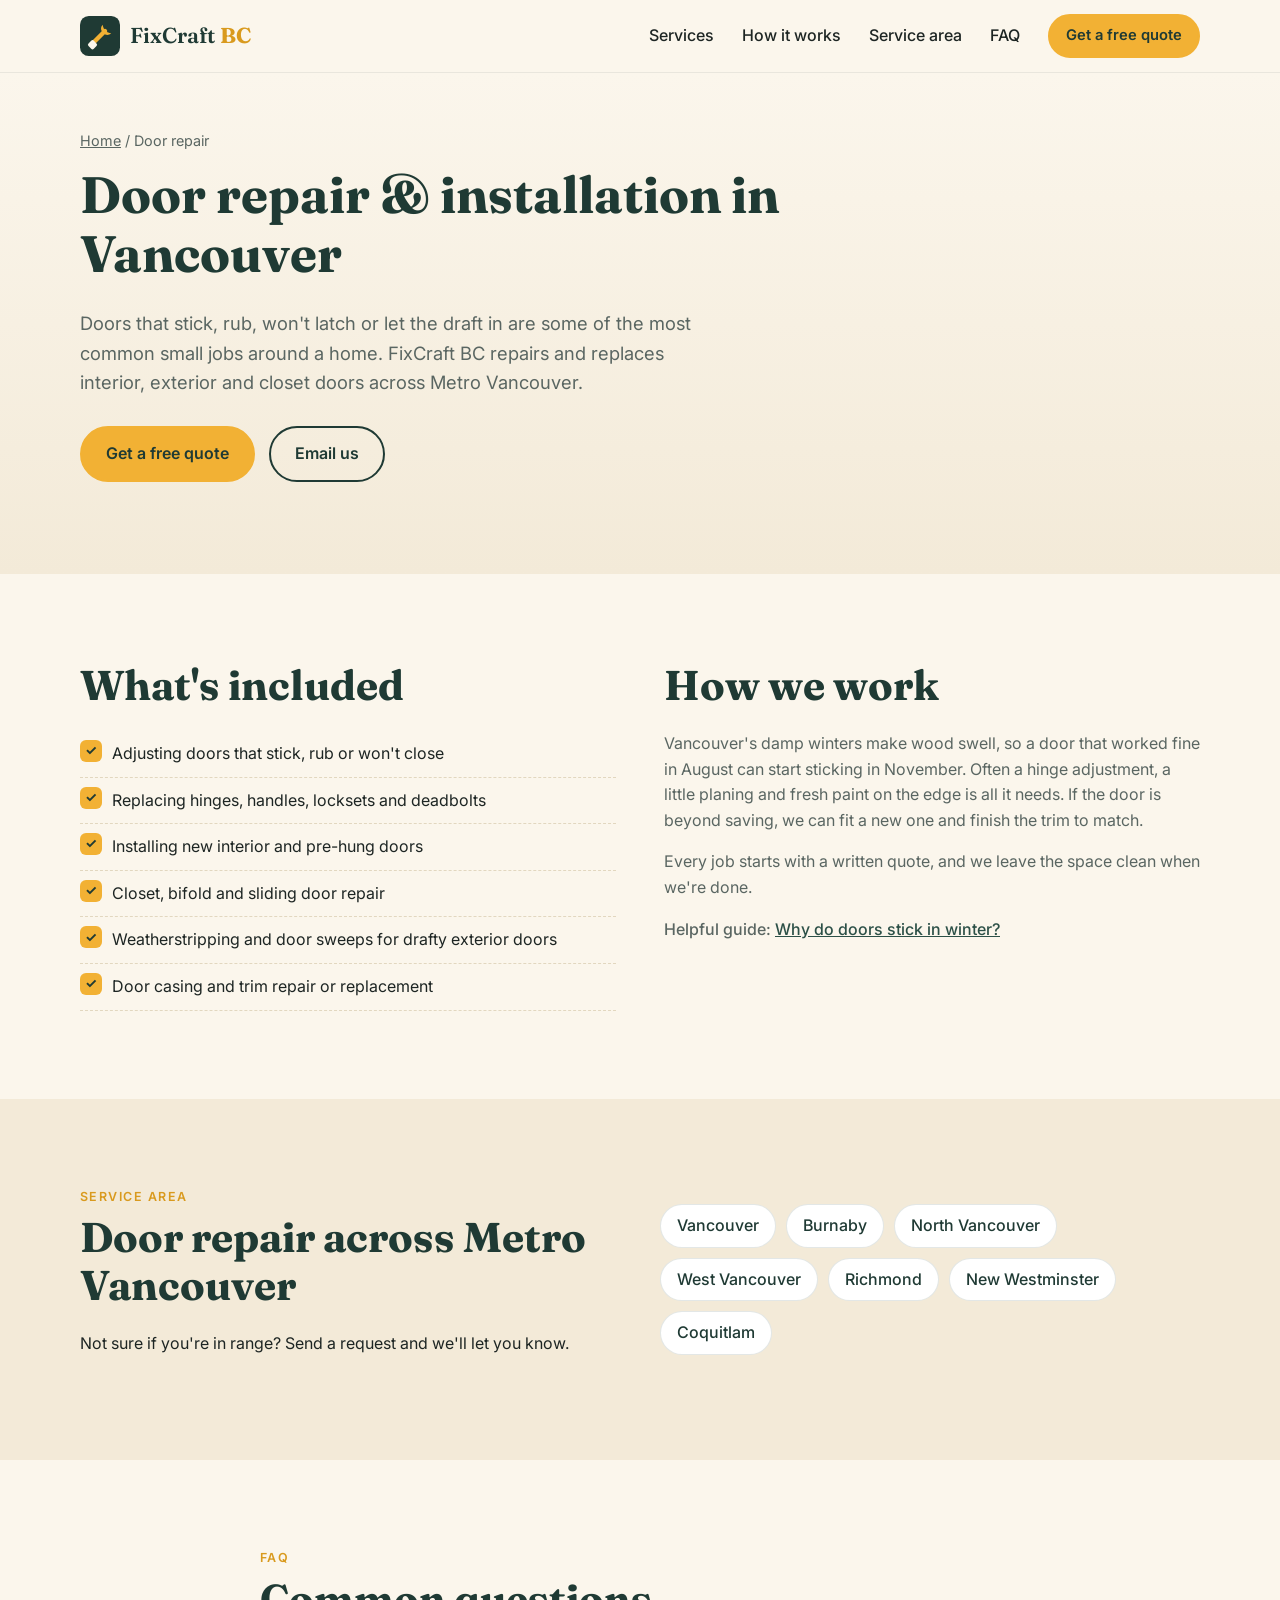
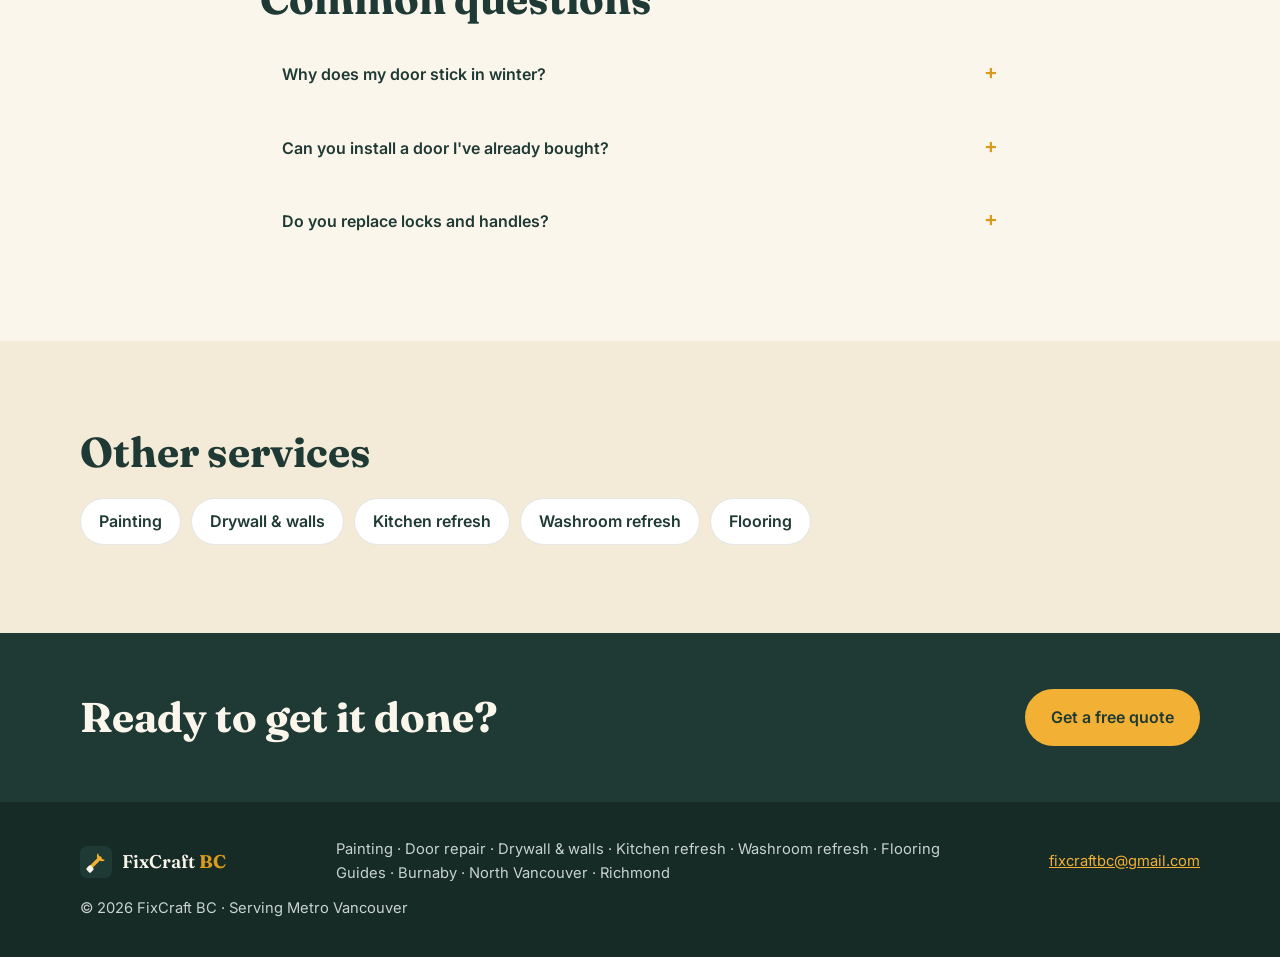
<file: door-repair/index.html>
<!doctype html>
<html lang="en-CA">
  <head>
    <meta charset="utf-8">
    <meta name="viewport" content="width=device-width, initial-scale=1">
    <title>Door Repair & Installation in Vancouver | FixCraft BC</title>
    <meta name="description" content="Sticking, squeaky or broken doors fixed in Vancouver. Door adjustment, hinge and handle replacement, new interior doors, weatherstripping and closet doors.">
    <meta name="robots" content="index,follow">
    <link rel="canonical" href="https://fixcraftbc.ca/door-repair/">
    <link rel="icon" href="/favicon.ico" sizes="48x48">
    <link rel="icon" type="image/svg+xml" href="/logo.svg">
    <link rel="icon" type="image/png" sizes="96x96" href="/favicon-96x96.png">
    <link rel="apple-touch-icon" href="/apple-touch-icon.png">
    <link rel="manifest" href="/site.webmanifest">
    <meta name="theme-color" content="#1f3a34">
    <meta property="og:site_name" content="FixCraft BC">
    <meta property="og:title" content="Door Repair & Installation in Vancouver | FixCraft BC">
    <meta property="og:description" content="Sticking, squeaky or broken doors fixed in Vancouver. Door adjustment, hinge and handle replacement, new interior doors, weatherstripping and closet doors.">
    <meta property="og:type" content="website">
    <meta property="og:url" content="https://fixcraftbc.ca/door-repair/">
    <meta property="og:locale" content="en_CA">
    <meta property="og:image" content="https://fixcraftbc.ca/images/og-kitchen.jpg">
    <link rel="preconnect" href="https://fonts.googleapis.com">
    <link rel="preconnect" href="https://fonts.gstatic.com" crossorigin>
    <link href="https://fonts.googleapis.com/css2?family=Fraunces:opsz,wght@9..144,600;9..144,700&family=Inter:wght@400;500;600&display=swap" rel="stylesheet">
    <link rel="stylesheet" href="../styles.css?v=5">
    <script type="application/ld+json">
[
  {
    "@context": "https://schema.org",
    "@type": "Service",
    "serviceType": "Door repair and installation",
    "name": "Door repair & installation in Vancouver",
    "url": "https://fixcraftbc.ca/door-repair/",
    "provider": {
      "@type": "HomeAndConstructionBusiness",
      "name": "FixCraft BC",
      "url": "https://fixcraftbc.ca/",
      "email": "fixcraftbc@gmail.com"
    },
    "areaServed": [
      {
        "@type": "City",
        "name": "Vancouver"
      },
      {
        "@type": "City",
        "name": "Burnaby"
      },
      {
        "@type": "City",
        "name": "North Vancouver"
      },
      {
        "@type": "City",
        "name": "West Vancouver"
      },
      {
        "@type": "City",
        "name": "Richmond"
      },
      {
        "@type": "City",
        "name": "New Westminster"
      },
      {
        "@type": "City",
        "name": "Coquitlam"
      }
    ]
  },
  {
    "@context": "https://schema.org",
    "@type": "FAQPage",
    "mainEntity": [
      {
        "@type": "Question",
        "name": "Why does my door stick in winter?",
        "acceptedAnswer": {
          "@type": "Answer",
          "text": "Wood absorbs moisture in wet weather and swells. Loose hinges and settling frames also cause rubbing. Most sticking doors can be fixed with adjustment and light planing."
        }
      },
      {
        "@type": "Question",
        "name": "Can you install a door I've already bought?",
        "acceptedAnswer": {
          "@type": "Answer",
          "text": "Yes. We can install a door and hardware you've purchased, or source one for you."
        }
      },
      {
        "@type": "Question",
        "name": "Do you replace locks and handles?",
        "acceptedAnswer": {
          "@type": "Answer",
          "text": "Yes. We replace handles, locksets and deadbolts on interior and exterior doors."
        }
      }
    ]
  },
  {
    "@context": "https://schema.org",
    "@type": "BreadcrumbList",
    "itemListElement": [
      {
        "@type": "ListItem",
        "position": 1,
        "name": "Home",
        "item": "https://fixcraftbc.ca/"
      },
      {
        "@type": "ListItem",
        "position": 2,
        "name": "Door repair",
        "item": "https://fixcraftbc.ca/door-repair/"
      }
    ]
  }
]
    </script>
  </head>
  <body>
    <header class="site-header">
      <div class="container nav">
        <a class="brand" href="../">
          <img src="../logo.svg" alt="" width="40" height="40">
          <span>FixCraft <strong>BC</strong></span>
        </a>
        <button class="nav-toggle" aria-expanded="false" aria-controls="nav-links" aria-label="Open menu">
          <span></span><span></span><span></span>
        </button>
        <nav id="nav-links" class="nav-links">
          <a href="../#services">Services</a>
          <a href="../#how">How it works</a>
          <a href="../#areas">Service area</a>
          <a href="../#faq">FAQ</a>
          <a class="btn btn-small" href="../#quote">Get a free quote</a>
        </nav>
      </div>
    </header>

    <main>
      <section class="page-hero">
        <div class="container">
          <div>
          <nav class="crumbs" aria-label="Breadcrumb"><a href="../">Home</a> / Door repair</nav>
          <h1>Door repair &amp; installation in Vancouver</h1>
          <p class="lead">Doors that stick, rub, won't latch or let the draft in are some of the most common small jobs around a home. FixCraft BC repairs and replaces interior, exterior and closet doors across Metro Vancouver.</p>
          <div class="hero-actions">
            <a class="btn" href="../#quote">Get a free quote</a>
            <a class="btn btn-ghost" href="mailto:fixcraftbc@gmail.com">Email us</a>
          </div>
          </div>

        </div>
      </section>

      <section class="section">
        <div class="container service-grid">
          <div>
            <h2>What's included</h2>
            <ul class="checklist">
              <li>Adjusting doors that stick, rub or won't close</li>
              <li>Replacing hinges, handles, locksets and deadbolts</li>
              <li>Installing new interior and pre-hung doors</li>
              <li>Closet, bifold and sliding door repair</li>
              <li>Weatherstripping and door sweeps for drafty exterior doors</li>
              <li>Door casing and trim repair or replacement</li>
            </ul>
          </div>
          <div class="prose">
            <h2>How we work</h2>
            <p>Vancouver's damp winters make wood swell, so a door that worked fine in August can start sticking in November. Often a hinge adjustment, a little planing and fresh paint on the edge is all it needs. If the door is beyond saving, we can fit a new one and finish the trim to match.</p>
            <p>Every job starts with a written quote, and we leave the space clean when we're done.</p>
            <p class="guide-link">Helpful guide: <a href="../guides/why-doors-stick-in-winter/">Why do doors stick in winter?</a></p>

          </div>
        </div>
      </section>

      <section class="section section-alt">
        <div class="container areas">
          <div>
            <p class="eyebrow">Service area</p>
            <h2>Door repair across Metro Vancouver</h2>
            <p>Not sure if you're in range? Send a request and we'll let you know.</p>
          </div>
          <ul class="area-list">
            <li>Vancouver</li>
            <li>Burnaby</li>
            <li>North Vancouver</li>
            <li>West Vancouver</li>
            <li>Richmond</li>
            <li>New Westminster</li>
            <li>Coquitlam</li>
          </ul>
        </div>
      </section>

      <section class="section">
        <div class="container narrow">
          <p class="eyebrow">FAQ</p>
          <h2>Common questions</h2>
          <details>
            <summary>Why does my door stick in winter?</summary>
            <p>Wood absorbs moisture in wet weather and swells. Loose hinges and settling frames also cause rubbing. Most sticking doors can be fixed with adjustment and light planing.</p>
          </details>
          <details>
            <summary>Can you install a door I've already bought?</summary>
            <p>Yes. We can install a door and hardware you've purchased, or source one for you.</p>
          </details>
          <details>
            <summary>Do you replace locks and handles?</summary>
            <p>Yes. We replace handles, locksets and deadbolts on interior and exterior doors.</p>
          </details>
        </div>
      </section>

      <section class="section section-alt">
        <div class="container">
          <h2>Other services</h2>
          <ul class="related">
            <li><a href="../painting/">Painting</a></li>
            <li><a href="../drywall-repair/">Drywall & walls</a></li>
            <li><a href="../kitchen-renovation/">Kitchen refresh</a></li>
            <li><a href="../bathroom-renovation/">Washroom refresh</a></li>
            <li><a href="../flooring/">Flooring</a></li>
          </ul>
        </div>
      </section>

      <section class="cta-band">
        <div class="container cta-inner">
          <h2>Ready to get it done?</h2>
          <a class="btn" href="../#quote">Get a free quote</a>
        </div>
      </section>
    </main>

    <footer class="site-footer">
      <div class="container footer-grid">
        <div class="brand">
          <img src="../logo.svg" alt="" width="32" height="32">
          <span>FixCraft <strong>BC</strong></span>
        </div>
        <p class="footer-links"><a href="../painting/">Painting</a> · <a href="../door-repair/">Door repair</a> · <a href="../drywall-repair/">Drywall & walls</a> · <a href="../kitchen-renovation/">Kitchen refresh</a> · <a href="../bathroom-renovation/">Washroom refresh</a> · <a href="../flooring/">Flooring</a><br><a href="../guides/">Guides</a> · <a href="../burnaby/">Burnaby</a> · <a href="../north-vancouver/">North Vancouver</a> · <a href="../richmond/">Richmond</a></p>
        <p><a href="mailto:fixcraftbc@gmail.com">fixcraftbc@gmail.com</a></p>
        <p class="copy">© <span id="year">2026</span> FixCraft BC · Serving Metro Vancouver</p>
      </div>
    </footer>

    <script src="../script.js?v=5"></script>
  </body>
</html>
</file>
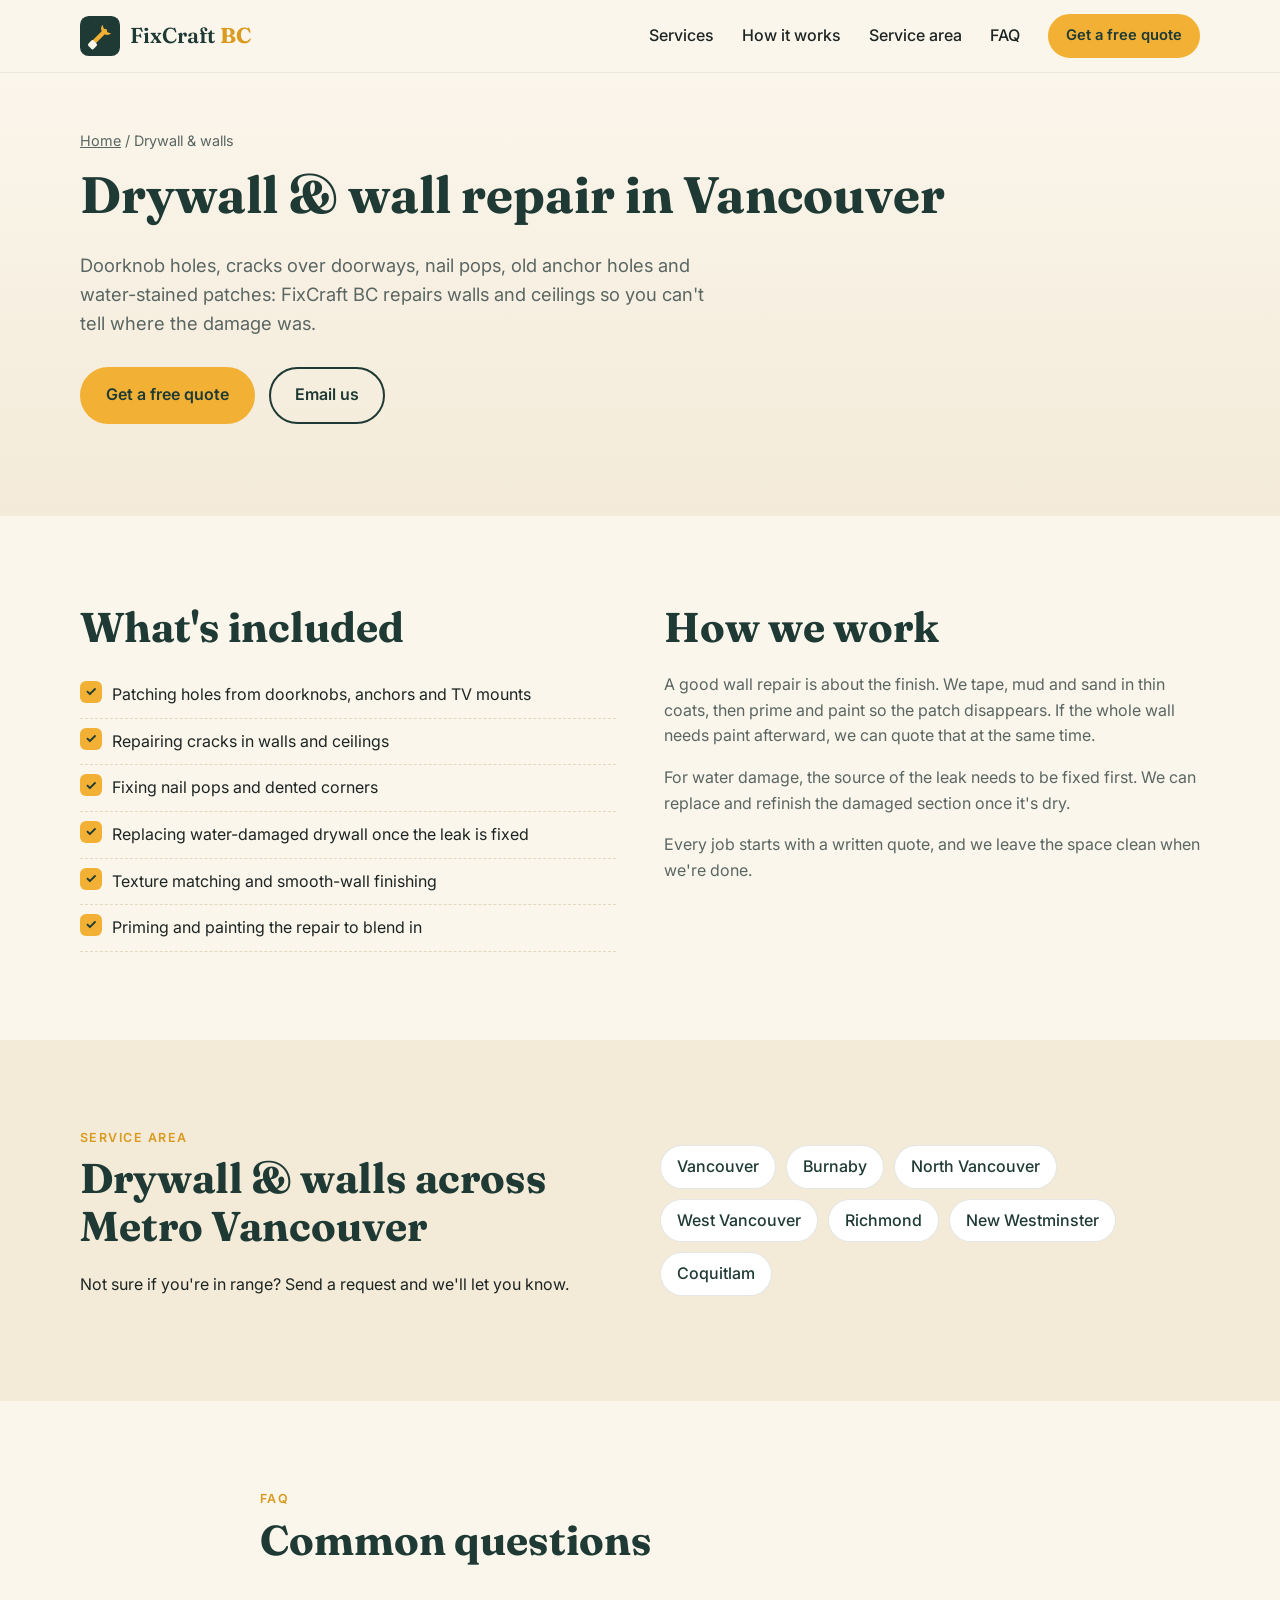
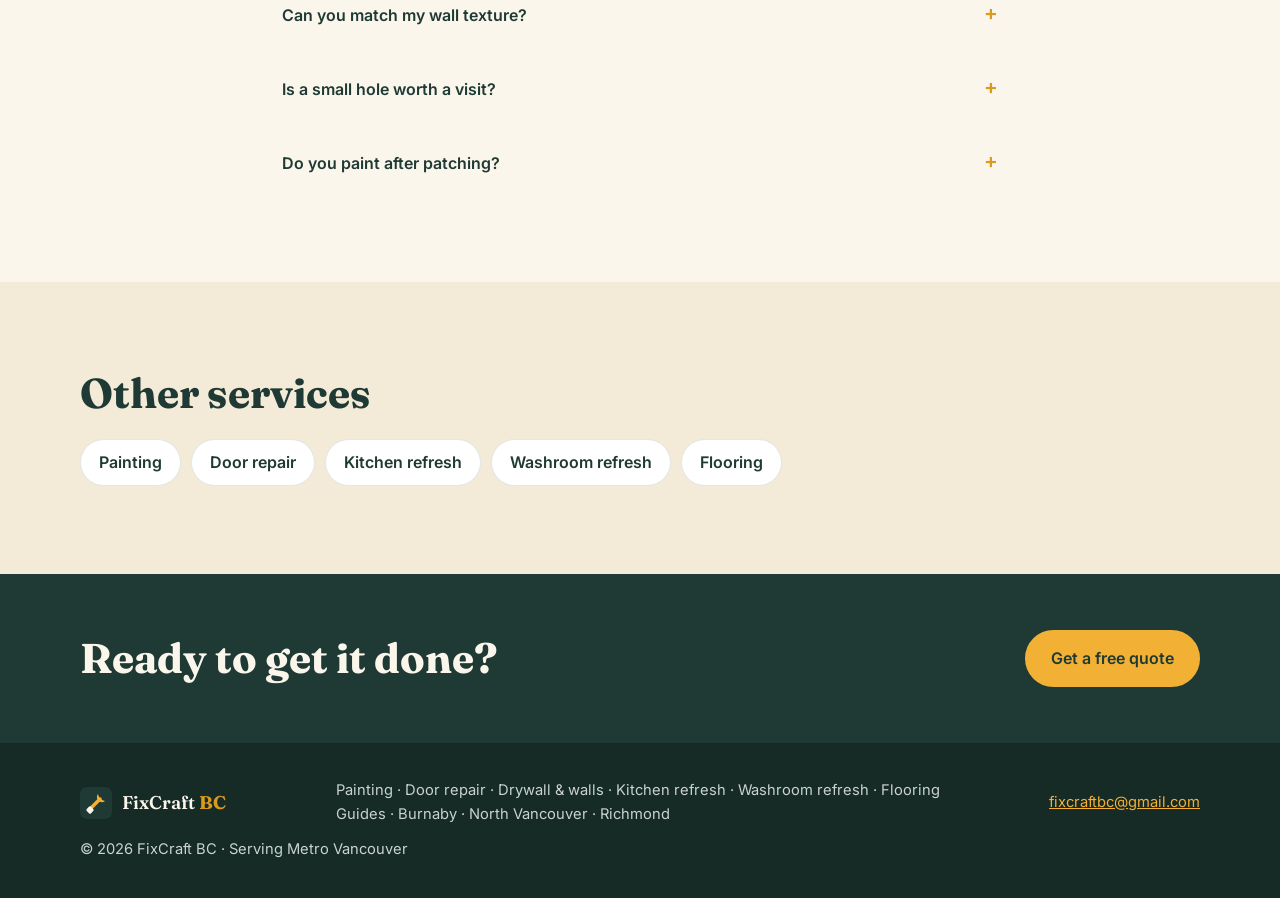
<file: drywall-repair/index.html>
<!doctype html>
<html lang="en-CA">
  <head>
    <meta charset="utf-8">
    <meta name="viewport" content="width=device-width, initial-scale=1">
    <title>Drywall Repair & Wall Patching in Vancouver | FixCraft BC</title>
    <meta name="description" content="Drywall repair in Vancouver: holes, cracks, dents, water damage and nail pops patched, sanded and painted to blend in. Small jobs welcome.">
    <meta name="robots" content="index,follow">
    <link rel="canonical" href="https://fixcraftbc.ca/drywall-repair/">
    <link rel="icon" href="/favicon.ico" sizes="48x48">
    <link rel="icon" type="image/svg+xml" href="/logo.svg">
    <link rel="icon" type="image/png" sizes="96x96" href="/favicon-96x96.png">
    <link rel="apple-touch-icon" href="/apple-touch-icon.png">
    <link rel="manifest" href="/site.webmanifest">
    <meta name="theme-color" content="#1f3a34">
    <meta property="og:site_name" content="FixCraft BC">
    <meta property="og:title" content="Drywall Repair & Wall Patching in Vancouver | FixCraft BC">
    <meta property="og:description" content="Drywall repair in Vancouver: holes, cracks, dents, water damage and nail pops patched, sanded and painted to blend in. Small jobs welcome.">
    <meta property="og:type" content="website">
    <meta property="og:url" content="https://fixcraftbc.ca/drywall-repair/">
    <meta property="og:locale" content="en_CA">
    <meta property="og:image" content="https://fixcraftbc.ca/images/og-kitchen.jpg">
    <link rel="preconnect" href="https://fonts.googleapis.com">
    <link rel="preconnect" href="https://fonts.gstatic.com" crossorigin>
    <link href="https://fonts.googleapis.com/css2?family=Fraunces:opsz,wght@9..144,600;9..144,700&family=Inter:wght@400;500;600&display=swap" rel="stylesheet">
    <link rel="stylesheet" href="../styles.css?v=5">
    <script type="application/ld+json">
[
  {
    "@context": "https://schema.org",
    "@type": "Service",
    "serviceType": "Drywall repair",
    "name": "Drywall & wall repair in Vancouver",
    "url": "https://fixcraftbc.ca/drywall-repair/",
    "provider": {
      "@type": "HomeAndConstructionBusiness",
      "name": "FixCraft BC",
      "url": "https://fixcraftbc.ca/",
      "email": "fixcraftbc@gmail.com"
    },
    "areaServed": [
      {
        "@type": "City",
        "name": "Vancouver"
      },
      {
        "@type": "City",
        "name": "Burnaby"
      },
      {
        "@type": "City",
        "name": "North Vancouver"
      },
      {
        "@type": "City",
        "name": "West Vancouver"
      },
      {
        "@type": "City",
        "name": "Richmond"
      },
      {
        "@type": "City",
        "name": "New Westminster"
      },
      {
        "@type": "City",
        "name": "Coquitlam"
      }
    ]
  },
  {
    "@context": "https://schema.org",
    "@type": "FAQPage",
    "mainEntity": [
      {
        "@type": "Question",
        "name": "Can you match my wall texture?",
        "acceptedAnswer": {
          "@type": "Answer",
          "text": "In most cases, yes. We match common textures and smooth finishes so the repair blends in."
        }
      },
      {
        "@type": "Question",
        "name": "Is a small hole worth a visit?",
        "acceptedAnswer": {
          "@type": "Answer",
          "text": "Yes. Small repairs are what we do, and you can bundle several small jobs into one visit."
        }
      },
      {
        "@type": "Question",
        "name": "Do you paint after patching?",
        "acceptedAnswer": {
          "@type": "Answer",
          "text": "Yes. We prime and paint the repaired area, or the whole wall if needed for an even finish."
        }
      }
    ]
  },
  {
    "@context": "https://schema.org",
    "@type": "BreadcrumbList",
    "itemListElement": [
      {
        "@type": "ListItem",
        "position": 1,
        "name": "Home",
        "item": "https://fixcraftbc.ca/"
      },
      {
        "@type": "ListItem",
        "position": 2,
        "name": "Drywall & walls",
        "item": "https://fixcraftbc.ca/drywall-repair/"
      }
    ]
  }
]
    </script>
  </head>
  <body>
    <header class="site-header">
      <div class="container nav">
        <a class="brand" href="../">
          <img src="../logo.svg" alt="" width="40" height="40">
          <span>FixCraft <strong>BC</strong></span>
        </a>
        <button class="nav-toggle" aria-expanded="false" aria-controls="nav-links" aria-label="Open menu">
          <span></span><span></span><span></span>
        </button>
        <nav id="nav-links" class="nav-links">
          <a href="../#services">Services</a>
          <a href="../#how">How it works</a>
          <a href="../#areas">Service area</a>
          <a href="../#faq">FAQ</a>
          <a class="btn btn-small" href="../#quote">Get a free quote</a>
        </nav>
      </div>
    </header>

    <main>
      <section class="page-hero">
        <div class="container">
          <div>
          <nav class="crumbs" aria-label="Breadcrumb"><a href="../">Home</a> / Drywall & walls</nav>
          <h1>Drywall &amp; wall repair in Vancouver</h1>
          <p class="lead">Doorknob holes, cracks over doorways, nail pops, old anchor holes and water-stained patches: FixCraft BC repairs walls and ceilings so you can't tell where the damage was.</p>
          <div class="hero-actions">
            <a class="btn" href="../#quote">Get a free quote</a>
            <a class="btn btn-ghost" href="mailto:fixcraftbc@gmail.com">Email us</a>
          </div>
          </div>

        </div>
      </section>

      <section class="section">
        <div class="container service-grid">
          <div>
            <h2>What's included</h2>
            <ul class="checklist">
              <li>Patching holes from doorknobs, anchors and TV mounts</li>
              <li>Repairing cracks in walls and ceilings</li>
              <li>Fixing nail pops and dented corners</li>
              <li>Replacing water-damaged drywall once the leak is fixed</li>
              <li>Texture matching and smooth-wall finishing</li>
              <li>Priming and painting the repair to blend in</li>
            </ul>
          </div>
          <div class="prose">
            <h2>How we work</h2>
            <p>A good wall repair is about the finish. We tape, mud and sand in thin coats, then prime and paint so the patch disappears. If the whole wall needs paint afterward, we can quote that at the same time.</p><p>For water damage, the source of the leak needs to be fixed first. We can replace and refinish the damaged section once it's dry.</p>
            <p>Every job starts with a written quote, and we leave the space clean when we're done.</p>


          </div>
        </div>
      </section>

      <section class="section section-alt">
        <div class="container areas">
          <div>
            <p class="eyebrow">Service area</p>
            <h2>Drywall & walls across Metro Vancouver</h2>
            <p>Not sure if you're in range? Send a request and we'll let you know.</p>
          </div>
          <ul class="area-list">
            <li>Vancouver</li>
            <li>Burnaby</li>
            <li>North Vancouver</li>
            <li>West Vancouver</li>
            <li>Richmond</li>
            <li>New Westminster</li>
            <li>Coquitlam</li>
          </ul>
        </div>
      </section>

      <section class="section">
        <div class="container narrow">
          <p class="eyebrow">FAQ</p>
          <h2>Common questions</h2>
          <details>
            <summary>Can you match my wall texture?</summary>
            <p>In most cases, yes. We match common textures and smooth finishes so the repair blends in.</p>
          </details>
          <details>
            <summary>Is a small hole worth a visit?</summary>
            <p>Yes. Small repairs are what we do, and you can bundle several small jobs into one visit.</p>
          </details>
          <details>
            <summary>Do you paint after patching?</summary>
            <p>Yes. We prime and paint the repaired area, or the whole wall if needed for an even finish.</p>
          </details>
        </div>
      </section>

      <section class="section section-alt">
        <div class="container">
          <h2>Other services</h2>
          <ul class="related">
            <li><a href="../painting/">Painting</a></li>
            <li><a href="../door-repair/">Door repair</a></li>
            <li><a href="../kitchen-renovation/">Kitchen refresh</a></li>
            <li><a href="../bathroom-renovation/">Washroom refresh</a></li>
            <li><a href="../flooring/">Flooring</a></li>
          </ul>
        </div>
      </section>

      <section class="cta-band">
        <div class="container cta-inner">
          <h2>Ready to get it done?</h2>
          <a class="btn" href="../#quote">Get a free quote</a>
        </div>
      </section>
    </main>

    <footer class="site-footer">
      <div class="container footer-grid">
        <div class="brand">
          <img src="../logo.svg" alt="" width="32" height="32">
          <span>FixCraft <strong>BC</strong></span>
        </div>
        <p class="footer-links"><a href="../painting/">Painting</a> · <a href="../door-repair/">Door repair</a> · <a href="../drywall-repair/">Drywall & walls</a> · <a href="../kitchen-renovation/">Kitchen refresh</a> · <a href="../bathroom-renovation/">Washroom refresh</a> · <a href="../flooring/">Flooring</a><br><a href="../guides/">Guides</a> · <a href="../burnaby/">Burnaby</a> · <a href="../north-vancouver/">North Vancouver</a> · <a href="../richmond/">Richmond</a></p>
        <p><a href="mailto:fixcraftbc@gmail.com">fixcraftbc@gmail.com</a></p>
        <p class="copy">© <span id="year">2026</span> FixCraft BC · Serving Metro Vancouver</p>
      </div>
    </footer>

    <script src="../script.js?v=5"></script>
  </body>
</html>
</file>
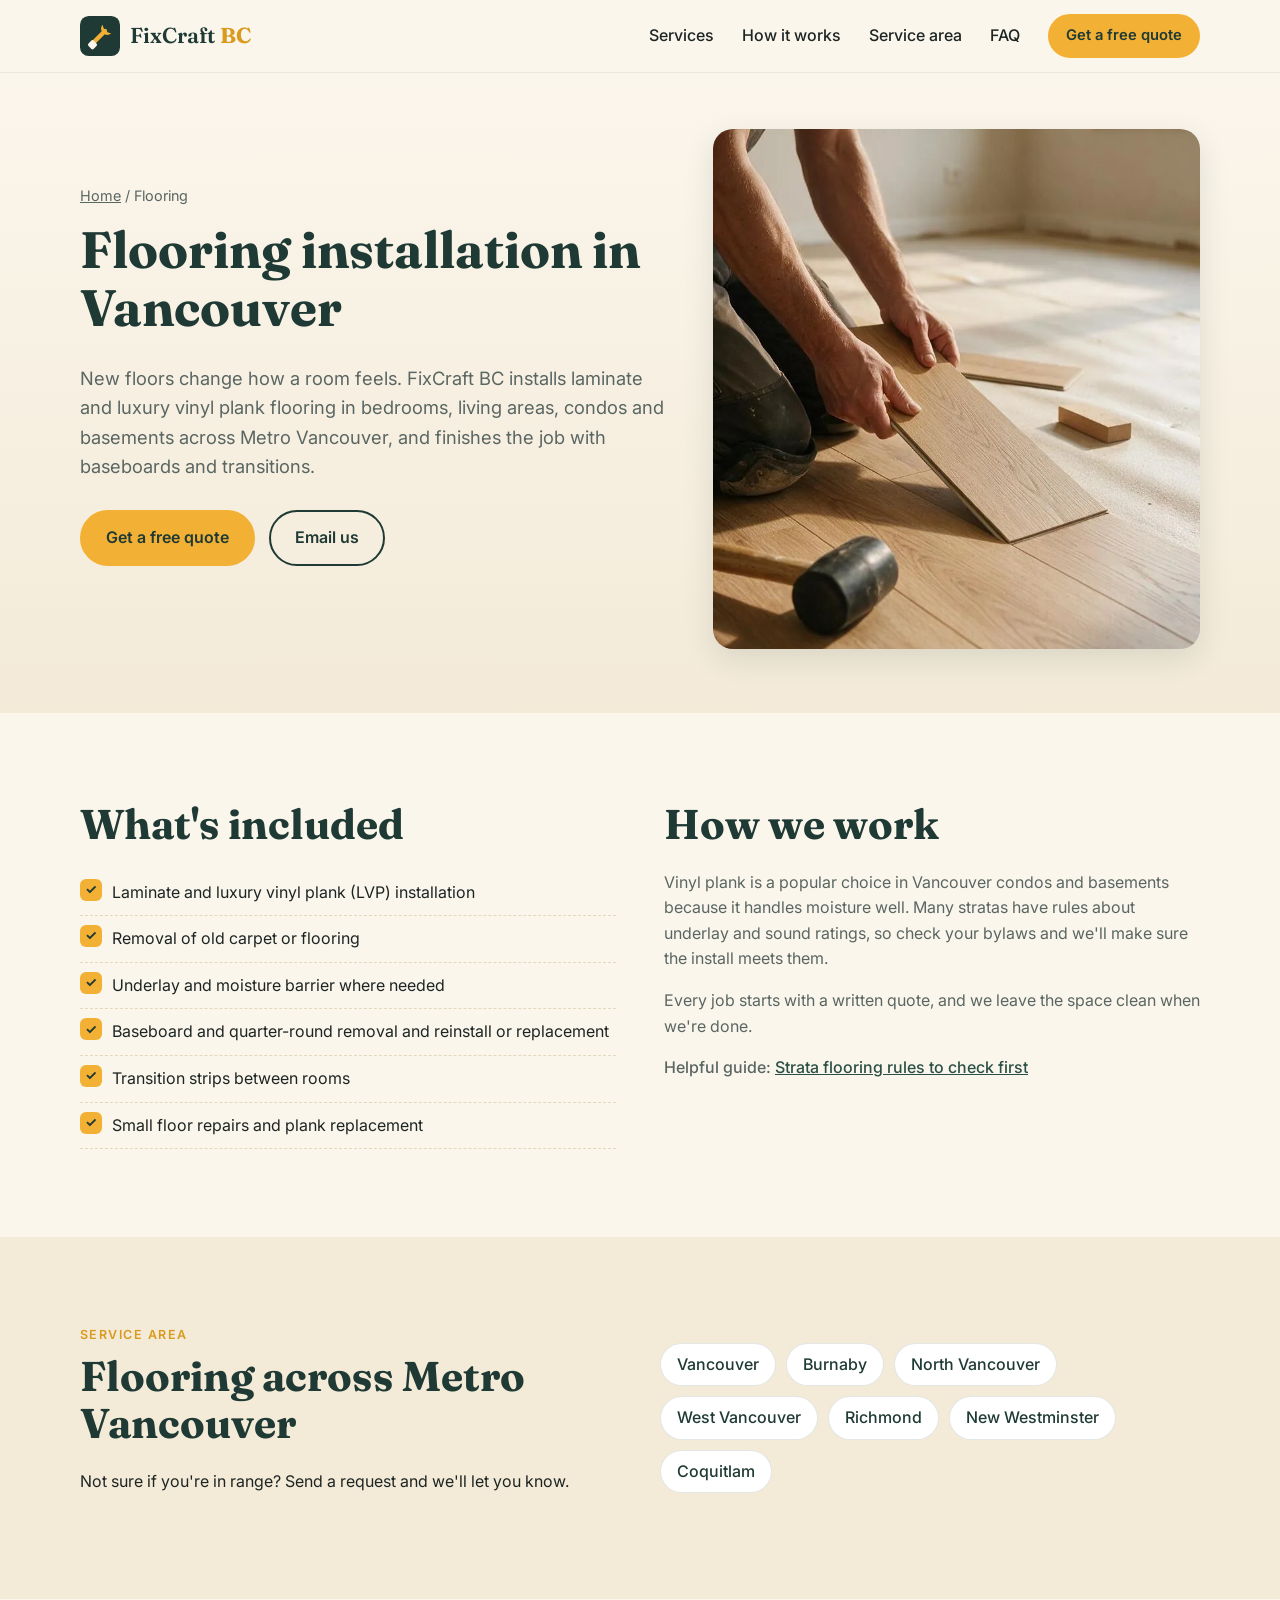
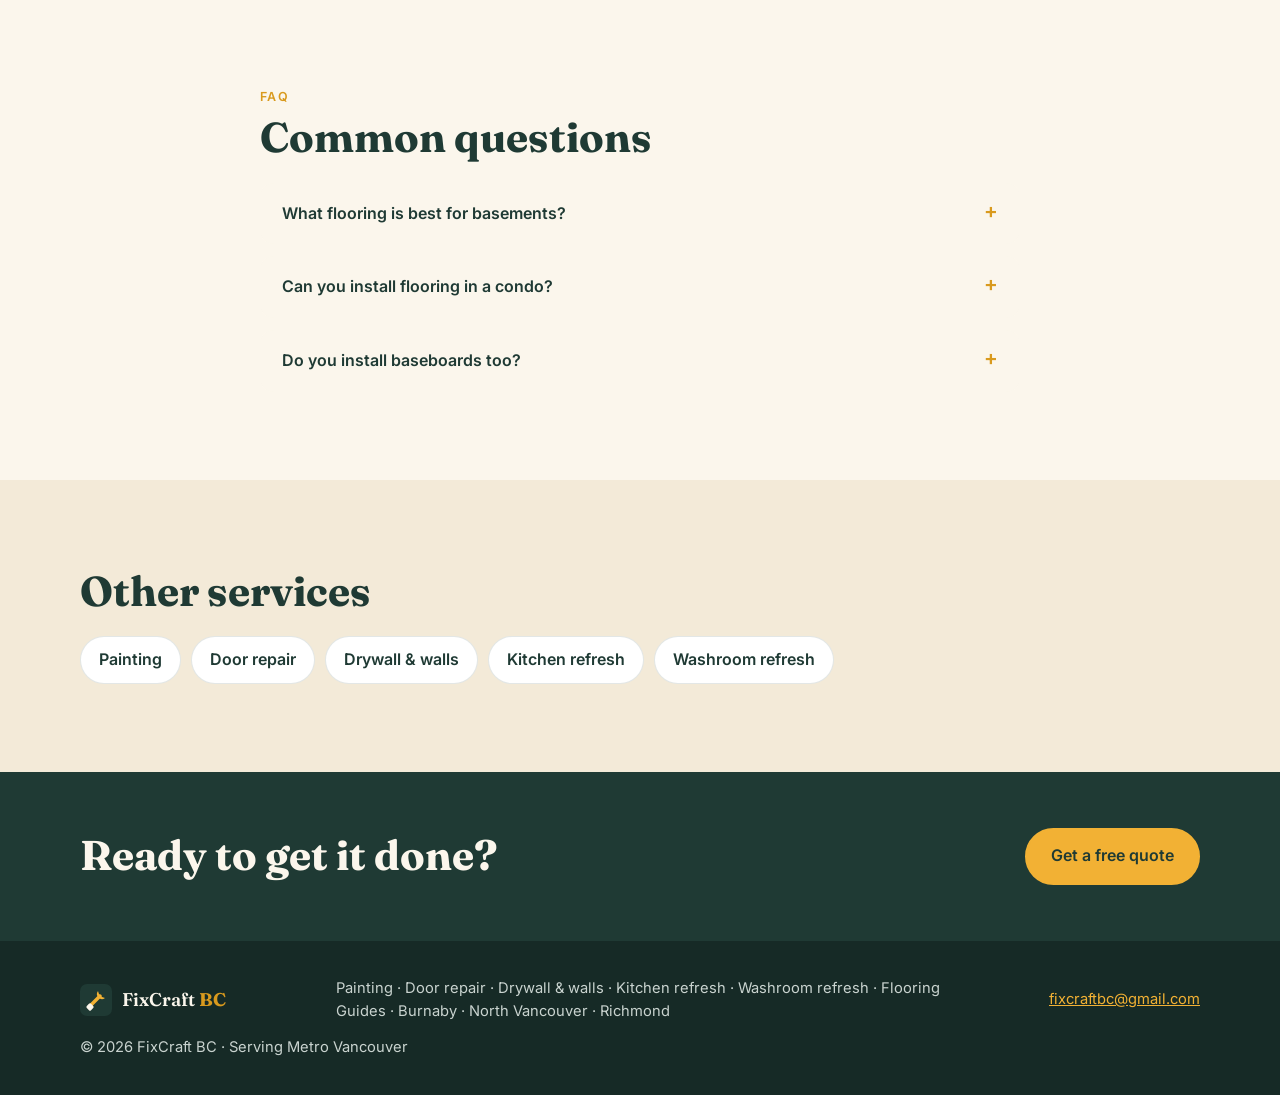
<file: flooring/index.html>
<!doctype html>
<html lang="en-CA">
  <head>
    <meta charset="utf-8">
    <meta name="viewport" content="width=device-width, initial-scale=1">
    <title>Flooring Installation in Vancouver | Laminate, Vinyl Plank | FixCraft BC</title>
    <meta name="description" content="Laminate and vinyl plank flooring installation in Vancouver for rooms, condos and basements. Baseboards and transitions included. Free quotes.">
    <meta name="robots" content="index,follow">
    <link rel="canonical" href="https://fixcraftbc.ca/flooring/">
    <link rel="icon" href="/favicon.ico" sizes="48x48">
    <link rel="icon" type="image/svg+xml" href="/logo.svg">
    <link rel="icon" type="image/png" sizes="96x96" href="/favicon-96x96.png">
    <link rel="apple-touch-icon" href="/apple-touch-icon.png">
    <link rel="manifest" href="/site.webmanifest">
    <meta name="theme-color" content="#1f3a34">
    <meta property="og:site_name" content="FixCraft BC">
    <meta property="og:title" content="Flooring Installation in Vancouver | Laminate, Vinyl Plank | FixCraft BC">
    <meta property="og:description" content="Laminate and vinyl plank flooring installation in Vancouver for rooms, condos and basements. Baseboards and transitions included. Free quotes.">
    <meta property="og:type" content="website">
    <meta property="og:url" content="https://fixcraftbc.ca/flooring/">
    <meta property="og:locale" content="en_CA">
    <meta property="og:image" content="https://fixcraftbc.ca/images/og-kitchen.jpg">
    <link rel="preconnect" href="https://fonts.googleapis.com">
    <link rel="preconnect" href="https://fonts.gstatic.com" crossorigin>
    <link href="https://fonts.googleapis.com/css2?family=Fraunces:opsz,wght@9..144,600;9..144,700&family=Inter:wght@400;500;600&display=swap" rel="stylesheet">
    <link rel="stylesheet" href="../styles.css?v=5">
    <script type="application/ld+json">
[
  {
    "@context": "https://schema.org",
    "@type": "Service",
    "serviceType": "Flooring installation",
    "name": "Flooring installation in Vancouver",
    "url": "https://fixcraftbc.ca/flooring/",
    "provider": {
      "@type": "HomeAndConstructionBusiness",
      "name": "FixCraft BC",
      "url": "https://fixcraftbc.ca/",
      "email": "fixcraftbc@gmail.com"
    },
    "areaServed": [
      {
        "@type": "City",
        "name": "Vancouver"
      },
      {
        "@type": "City",
        "name": "Burnaby"
      },
      {
        "@type": "City",
        "name": "North Vancouver"
      },
      {
        "@type": "City",
        "name": "West Vancouver"
      },
      {
        "@type": "City",
        "name": "Richmond"
      },
      {
        "@type": "City",
        "name": "New Westminster"
      },
      {
        "@type": "City",
        "name": "Coquitlam"
      }
    ]
  },
  {
    "@context": "https://schema.org",
    "@type": "FAQPage",
    "mainEntity": [
      {
        "@type": "Question",
        "name": "What flooring is best for basements?",
        "acceptedAnswer": {
          "@type": "Answer",
          "text": "Luxury vinyl plank is usually the best choice for basements because it's water-resistant."
        }
      },
      {
        "@type": "Question",
        "name": "Can you install flooring in a condo?",
        "acceptedAnswer": {
          "@type": "Answer",
          "text": "Yes. Let us know your strata's underlay and sound requirements and we'll install to suit."
        }
      },
      {
        "@type": "Question",
        "name": "Do you install baseboards too?",
        "acceptedAnswer": {
          "@type": "Answer",
          "text": "Yes. We can reinstall your existing baseboards or install new ones after the floor is down."
        }
      }
    ]
  },
  {
    "@context": "https://schema.org",
    "@type": "BreadcrumbList",
    "itemListElement": [
      {
        "@type": "ListItem",
        "position": 1,
        "name": "Home",
        "item": "https://fixcraftbc.ca/"
      },
      {
        "@type": "ListItem",
        "position": 2,
        "name": "Flooring",
        "item": "https://fixcraftbc.ca/flooring/"
      }
    ]
  }
]
    </script>
  </head>
  <body>
    <header class="site-header">
      <div class="container nav">
        <a class="brand" href="../">
          <img src="../logo.svg" alt="" width="40" height="40">
          <span>FixCraft <strong>BC</strong></span>
        </a>
        <button class="nav-toggle" aria-expanded="false" aria-controls="nav-links" aria-label="Open menu">
          <span></span><span></span><span></span>
        </button>
        <nav id="nav-links" class="nav-links">
          <a href="../#services">Services</a>
          <a href="../#how">How it works</a>
          <a href="../#areas">Service area</a>
          <a href="../#faq">FAQ</a>
          <a class="btn btn-small" href="../#quote">Get a free quote</a>
        </nav>
      </div>
    </header>

    <main>
      <section class="page-hero">
        <div class="container page-hero-grid">
          <div>
          <nav class="crumbs" aria-label="Breadcrumb"><a href="../">Home</a> / Flooring</nav>
          <h1>Flooring installation in Vancouver</h1>
          <p class="lead">New floors change how a room feels. FixCraft BC installs laminate and luxury vinyl plank flooring in bedrooms, living areas, condos and basements across Metro Vancouver, and finishes the job with baseboards and transitions.</p>
          <div class="hero-actions">
            <a class="btn" href="../#quote">Get a free quote</a>
            <a class="btn btn-ghost" href="mailto:fixcraftbc@gmail.com">Email us</a>
          </div>
          </div>
          <figure class="page-hero-img"><img src="../images/vinyl-plank-flooring-install.webp" alt="Installer clicking a light oak vinyl plank into place over underlay" width="736" height="1312" fetchpriority="high" decoding="async"></figure>
        </div>
      </section>

      <section class="section">
        <div class="container service-grid">
          <div>
            <h2>What's included</h2>
            <ul class="checklist">
              <li>Laminate and luxury vinyl plank (LVP) installation</li>
              <li>Removal of old carpet or flooring</li>
              <li>Underlay and moisture barrier where needed</li>
              <li>Baseboard and quarter-round removal and reinstall or replacement</li>
              <li>Transition strips between rooms</li>
              <li>Small floor repairs and plank replacement</li>
            </ul>
          </div>
          <div class="prose">
            <h2>How we work</h2>
            <p>Vinyl plank is a popular choice in Vancouver condos and basements because it handles moisture well. Many stratas have rules about underlay and sound ratings, so check your bylaws and we'll make sure the install meets them.</p>
            <p>Every job starts with a written quote, and we leave the space clean when we're done.</p>
            <p class="guide-link">Helpful guide: <a href="../guides/strata-flooring-rules-vancouver/">Strata flooring rules to check first</a></p>

          </div>
        </div>
      </section>

      <section class="section section-alt">
        <div class="container areas">
          <div>
            <p class="eyebrow">Service area</p>
            <h2>Flooring across Metro Vancouver</h2>
            <p>Not sure if you're in range? Send a request and we'll let you know.</p>
          </div>
          <ul class="area-list">
            <li>Vancouver</li>
            <li>Burnaby</li>
            <li>North Vancouver</li>
            <li>West Vancouver</li>
            <li>Richmond</li>
            <li>New Westminster</li>
            <li>Coquitlam</li>
          </ul>
        </div>
      </section>

      <section class="section">
        <div class="container narrow">
          <p class="eyebrow">FAQ</p>
          <h2>Common questions</h2>
          <details>
            <summary>What flooring is best for basements?</summary>
            <p>Luxury vinyl plank is usually the best choice for basements because it's water-resistant.</p>
          </details>
          <details>
            <summary>Can you install flooring in a condo?</summary>
            <p>Yes. Let us know your strata's underlay and sound requirements and we'll install to suit.</p>
          </details>
          <details>
            <summary>Do you install baseboards too?</summary>
            <p>Yes. We can reinstall your existing baseboards or install new ones after the floor is down.</p>
          </details>
        </div>
      </section>

      <section class="section section-alt">
        <div class="container">
          <h2>Other services</h2>
          <ul class="related">
            <li><a href="../painting/">Painting</a></li>
            <li><a href="../door-repair/">Door repair</a></li>
            <li><a href="../drywall-repair/">Drywall & walls</a></li>
            <li><a href="../kitchen-renovation/">Kitchen refresh</a></li>
            <li><a href="../bathroom-renovation/">Washroom refresh</a></li>
          </ul>
        </div>
      </section>

      <section class="cta-band">
        <div class="container cta-inner">
          <h2>Ready to get it done?</h2>
          <a class="btn" href="../#quote">Get a free quote</a>
        </div>
      </section>
    </main>

    <footer class="site-footer">
      <div class="container footer-grid">
        <div class="brand">
          <img src="../logo.svg" alt="" width="32" height="32">
          <span>FixCraft <strong>BC</strong></span>
        </div>
        <p class="footer-links"><a href="../painting/">Painting</a> · <a href="../door-repair/">Door repair</a> · <a href="../drywall-repair/">Drywall & walls</a> · <a href="../kitchen-renovation/">Kitchen refresh</a> · <a href="../bathroom-renovation/">Washroom refresh</a> · <a href="../flooring/">Flooring</a><br><a href="../guides/">Guides</a> · <a href="../burnaby/">Burnaby</a> · <a href="../north-vancouver/">North Vancouver</a> · <a href="../richmond/">Richmond</a></p>
        <p><a href="mailto:fixcraftbc@gmail.com">fixcraftbc@gmail.com</a></p>
        <p class="copy">© <span id="year">2026</span> FixCraft BC · Serving Metro Vancouver</p>
      </div>
    </footer>

    <script src="../script.js?v=5"></script>
  </body>
</html>
</file>
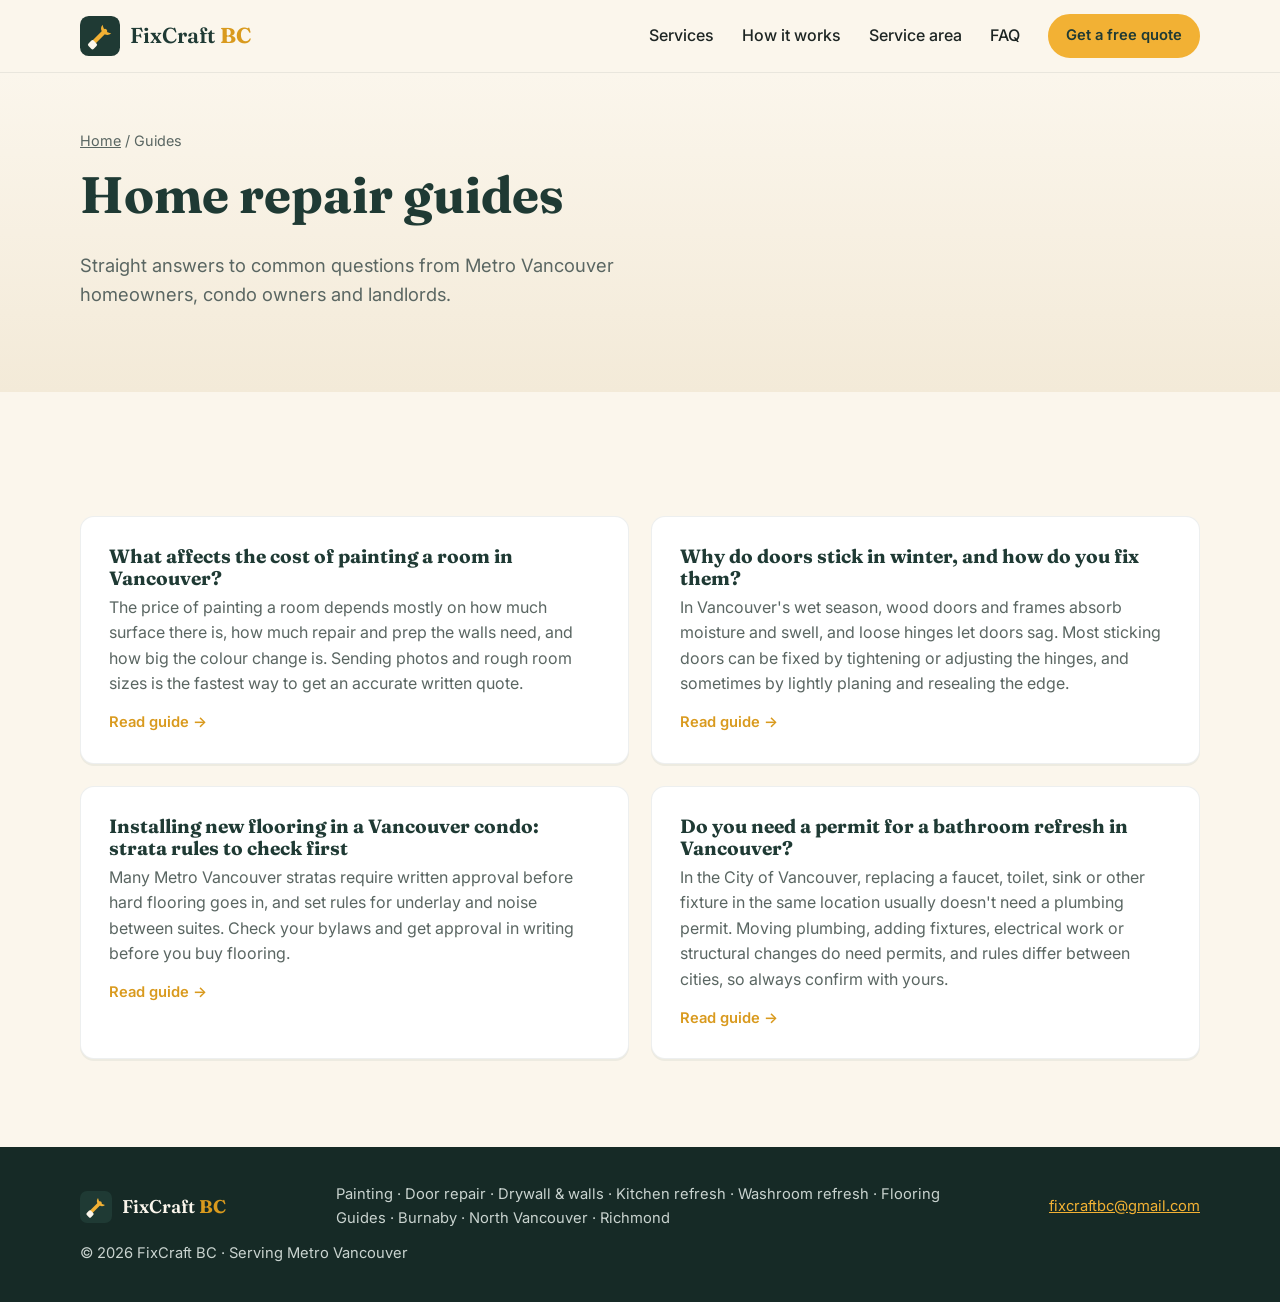
<file: guides/index.html>
<!doctype html>
<html lang="en-CA">
  <head>
    <meta charset="utf-8">
    <meta name="viewport" content="width=device-width, initial-scale=1">
    <title>Home Repair & Renovation Guides for Vancouver | FixCraft BC</title>
    <meta name="description" content="Practical guides for Metro Vancouver homeowners and condo owners: painting costs, sticking doors, strata flooring rules and bathroom permits.">
    <meta name="robots" content="index,follow">
    <link rel="canonical" href="https://fixcraftbc.ca/guides/">
    <link rel="icon" href="/favicon.ico" sizes="48x48">
    <link rel="icon" type="image/svg+xml" href="/logo.svg">
    <link rel="icon" type="image/png" sizes="96x96" href="/favicon-96x96.png">
    <link rel="apple-touch-icon" href="/apple-touch-icon.png">
    <link rel="manifest" href="/site.webmanifest">
    <meta name="theme-color" content="#1f3a34">
    <meta property="og:site_name" content="FixCraft BC">
    <meta property="og:title" content="Home Repair & Renovation Guides for Vancouver | FixCraft BC">
    <meta property="og:description" content="Practical guides for Metro Vancouver homeowners and condo owners: painting costs, sticking doors, strata flooring rules and bathroom permits.">
    <meta property="og:type" content="website">
    <meta property="og:url" content="https://fixcraftbc.ca/guides/">
    <meta property="og:locale" content="en_CA">
    <meta property="og:image" content="https://fixcraftbc.ca/images/og-kitchen.jpg">
    <link rel="preconnect" href="https://fonts.googleapis.com">
    <link rel="preconnect" href="https://fonts.gstatic.com" crossorigin>
    <link href="https://fonts.googleapis.com/css2?family=Fraunces:opsz,wght@9..144,600;9..144,700&family=Inter:wght@400;500;600&display=swap" rel="stylesheet">
    <link rel="stylesheet" href="../styles.css?v=5">
    <script type="application/ld+json">
{
  "@context": "https://schema.org",
  "@type": "CollectionPage",
  "name": "Home repair guides",
  "url": "https://fixcraftbc.ca/guides/",
  "hasPart": [
    {
      "@type": "Article",
      "headline": "What affects the cost of painting a room in Vancouver?",
      "url": "https://fixcraftbc.ca/guides/cost-to-paint-a-room-vancouver/"
    },
    {
      "@type": "Article",
      "headline": "Why do doors stick in winter, and how do you fix them?",
      "url": "https://fixcraftbc.ca/guides/why-doors-stick-in-winter/"
    },
    {
      "@type": "Article",
      "headline": "Installing new flooring in a Vancouver condo: strata rules to check first",
      "url": "https://fixcraftbc.ca/guides/strata-flooring-rules-vancouver/"
    },
    {
      "@type": "Article",
      "headline": "Do you need a permit for a bathroom refresh in Vancouver?",
      "url": "https://fixcraftbc.ca/guides/bathroom-refresh-permits-vancouver/"
    }
  ]
}
    </script>
  </head>
  <body>
    <header class="site-header">
      <div class="container nav">
        <a class="brand" href="../">
          <img src="../logo.svg" alt="" width="40" height="40">
          <span>FixCraft <strong>BC</strong></span>
        </a>
        <button class="nav-toggle" aria-expanded="false" aria-controls="nav-links" aria-label="Open menu">
          <span></span><span></span><span></span>
        </button>
        <nav id="nav-links" class="nav-links">
          <a href="../#services">Services</a>
          <a href="../#how">How it works</a>
          <a href="../#areas">Service area</a>
          <a href="../#faq">FAQ</a>
          <a class="btn btn-small" href="../#quote">Get a free quote</a>
        </nav>
      </div>
    </header>

    <main>
      <section class="page-hero">
        <div class="container">
          <nav class="crumbs" aria-label="Breadcrumb"><a href="../">Home</a> / Guides</nav>
          <h1>Home repair guides</h1>
          <p class="lead">Straight answers to common questions from Metro Vancouver homeowners, condo owners and landlords.</p>
        </div>
      </section>
      <section class="section">
        <div class="container">
          <div class="cards guide-cards">
            <a class="card card-link" href="./cost-to-paint-a-room-vancouver/">
              <h3>What affects the cost of painting a room in Vancouver?</h3>
              <p>The price of painting a room depends mostly on how much surface there is, how much repair and prep the walls need, and how big the colour change is. Sending photos and rough room sizes is the fastest way to get an accurate written quote.</p>
              <span class="more">Read guide →</span>
            </a>
            <a class="card card-link" href="./why-doors-stick-in-winter/">
              <h3>Why do doors stick in winter, and how do you fix them?</h3>
              <p>In Vancouver's wet season, wood doors and frames absorb moisture and swell, and loose hinges let doors sag. Most sticking doors can be fixed by tightening or adjusting the hinges, and sometimes by lightly planing and resealing the edge.</p>
              <span class="more">Read guide →</span>
            </a>
            <a class="card card-link" href="./strata-flooring-rules-vancouver/">
              <h3>Installing new flooring in a Vancouver condo: strata rules to check first</h3>
              <p>Many Metro Vancouver stratas require written approval before hard flooring goes in, and set rules for underlay and noise between suites. Check your bylaws and get approval in writing before you buy flooring.</p>
              <span class="more">Read guide →</span>
            </a>
            <a class="card card-link" href="./bathroom-refresh-permits-vancouver/">
              <h3>Do you need a permit for a bathroom refresh in Vancouver?</h3>
              <p>In the City of Vancouver, replacing a faucet, toilet, sink or other fixture in the same location usually doesn't need a plumbing permit. Moving plumbing, adding fixtures, electrical work or structural changes do need permits, and rules differ between cities, so always confirm with yours.</p>
              <span class="more">Read guide →</span>
            </a>
          </div>
        </div>
      </section>
    </main>

    <footer class="site-footer">
      <div class="container footer-grid">
        <div class="brand">
          <img src="../logo.svg" alt="" width="32" height="32">
          <span>FixCraft <strong>BC</strong></span>
        </div>
        <p class="footer-links"><a href="../painting/">Painting</a> · <a href="../door-repair/">Door repair</a> · <a href="../drywall-repair/">Drywall & walls</a> · <a href="../kitchen-renovation/">Kitchen refresh</a> · <a href="../bathroom-renovation/">Washroom refresh</a> · <a href="../flooring/">Flooring</a><br><a href="../guides/">Guides</a> · <a href="../burnaby/">Burnaby</a> · <a href="../north-vancouver/">North Vancouver</a> · <a href="../richmond/">Richmond</a></p>
        <p><a href="mailto:fixcraftbc@gmail.com">fixcraftbc@gmail.com</a></p>
        <p class="copy">© <span id="year">2026</span> FixCraft BC · Serving Metro Vancouver</p>
      </div>
    </footer>

    <script src="../script.js?v=5"></script>
  </body>
</html>
</file>
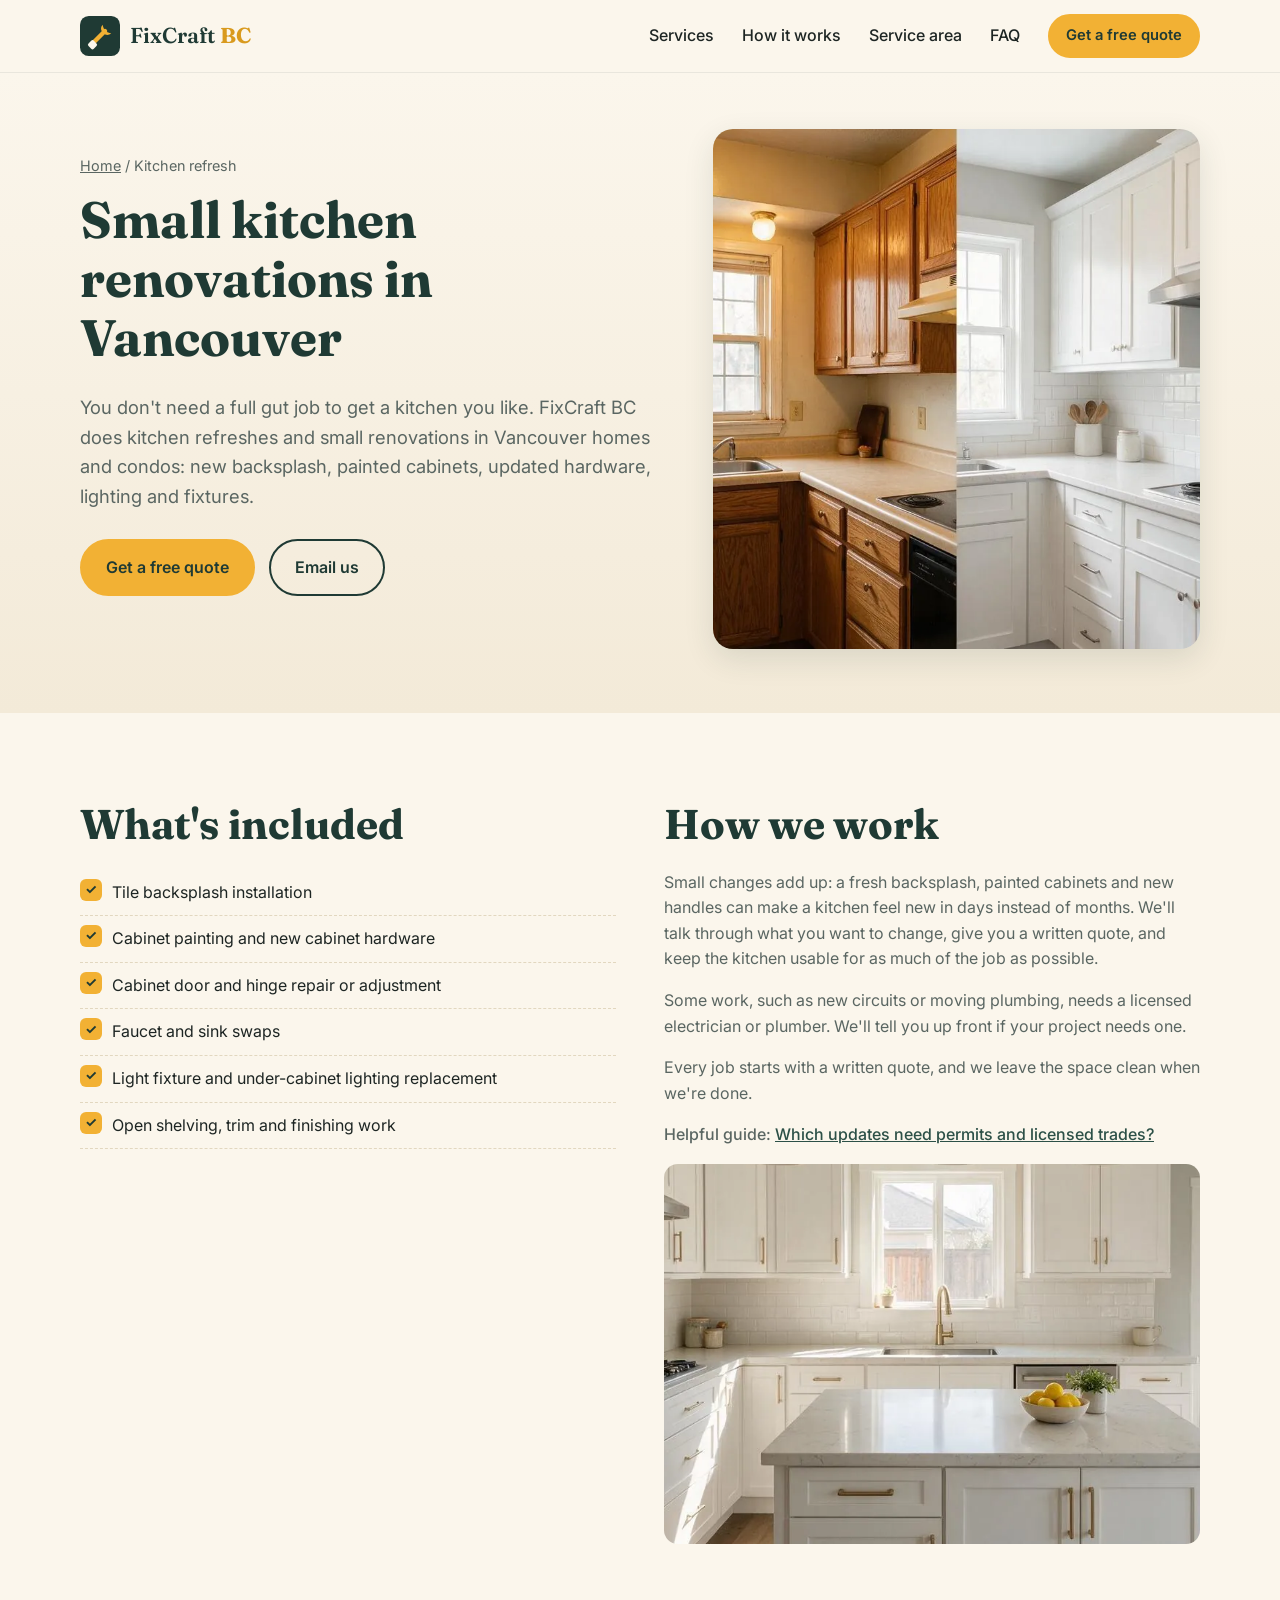
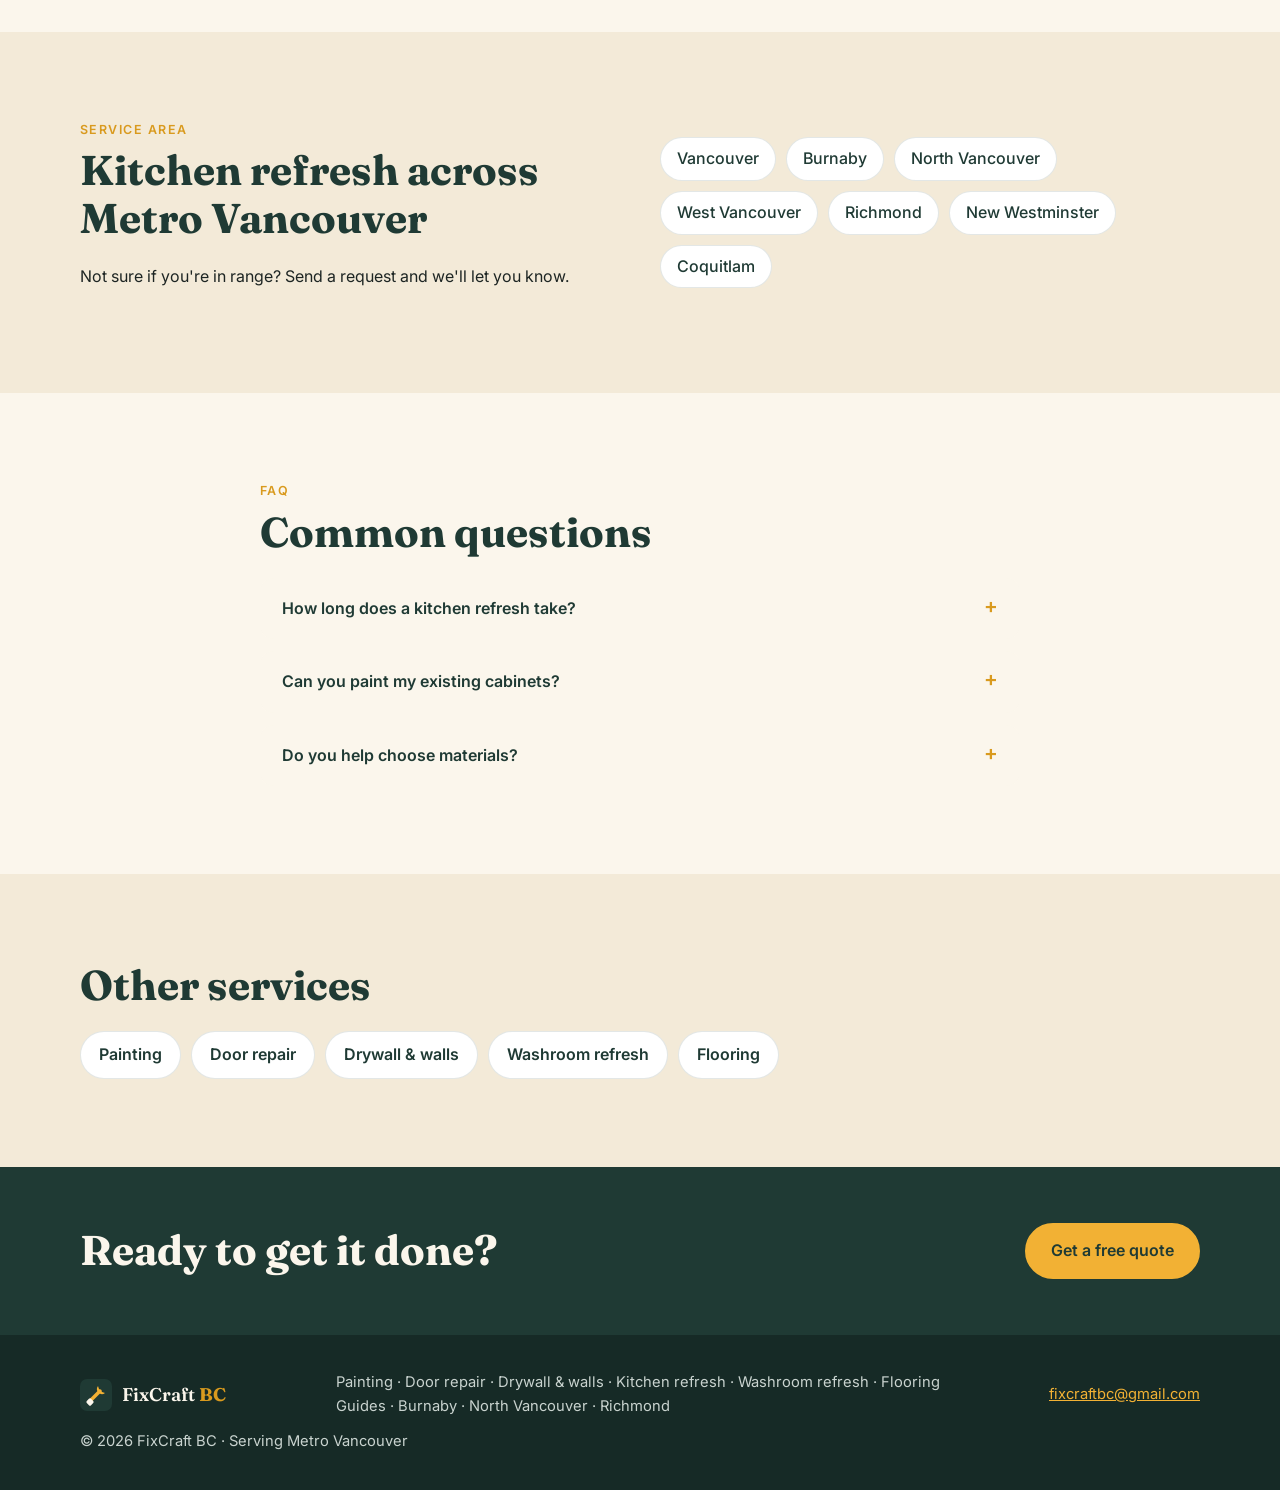
<file: kitchen-renovation/index.html>
<!doctype html>
<html lang="en-CA">
  <head>
    <meta charset="utf-8">
    <meta name="viewport" content="width=device-width, initial-scale=1">
    <title>Small Kitchen Renovations & Refresh in Vancouver | FixCraft BC</title>
    <meta name="description" content="Kitchen refresh and small kitchen renovations in Vancouver: backsplash, cabinet painting, new hardware, faucets, lighting and countertop updates. Free quotes.">
    <meta name="robots" content="index,follow">
    <link rel="canonical" href="https://fixcraftbc.ca/kitchen-renovation/">
    <link rel="icon" href="/favicon.ico" sizes="48x48">
    <link rel="icon" type="image/svg+xml" href="/logo.svg">
    <link rel="icon" type="image/png" sizes="96x96" href="/favicon-96x96.png">
    <link rel="apple-touch-icon" href="/apple-touch-icon.png">
    <link rel="manifest" href="/site.webmanifest">
    <meta name="theme-color" content="#1f3a34">
    <meta property="og:site_name" content="FixCraft BC">
    <meta property="og:title" content="Small Kitchen Renovations & Refresh in Vancouver | FixCraft BC">
    <meta property="og:description" content="Kitchen refresh and small kitchen renovations in Vancouver: backsplash, cabinet painting, new hardware, faucets, lighting and countertop updates. Free quotes.">
    <meta property="og:type" content="website">
    <meta property="og:url" content="https://fixcraftbc.ca/kitchen-renovation/">
    <meta property="og:locale" content="en_CA">
    <meta property="og:image" content="https://fixcraftbc.ca/images/og-kitchen.jpg">
    <link rel="preconnect" href="https://fonts.googleapis.com">
    <link rel="preconnect" href="https://fonts.gstatic.com" crossorigin>
    <link href="https://fonts.googleapis.com/css2?family=Fraunces:opsz,wght@9..144,600;9..144,700&family=Inter:wght@400;500;600&display=swap" rel="stylesheet">
    <link rel="stylesheet" href="../styles.css?v=5">
    <script type="application/ld+json">
[
  {
    "@context": "https://schema.org",
    "@type": "Service",
    "serviceType": "Kitchen renovation",
    "name": "Small kitchen renovations in Vancouver",
    "url": "https://fixcraftbc.ca/kitchen-renovation/",
    "provider": {
      "@type": "HomeAndConstructionBusiness",
      "name": "FixCraft BC",
      "url": "https://fixcraftbc.ca/",
      "email": "fixcraftbc@gmail.com"
    },
    "areaServed": [
      {
        "@type": "City",
        "name": "Vancouver"
      },
      {
        "@type": "City",
        "name": "Burnaby"
      },
      {
        "@type": "City",
        "name": "North Vancouver"
      },
      {
        "@type": "City",
        "name": "West Vancouver"
      },
      {
        "@type": "City",
        "name": "Richmond"
      },
      {
        "@type": "City",
        "name": "New Westminster"
      },
      {
        "@type": "City",
        "name": "Coquitlam"
      }
    ]
  },
  {
    "@context": "https://schema.org",
    "@type": "FAQPage",
    "mainEntity": [
      {
        "@type": "Question",
        "name": "How long does a kitchen refresh take?",
        "acceptedAnswer": {
          "@type": "Answer",
          "text": "Most refresh projects such as a backsplash or cabinet painting take a few days. Your quote will include a time estimate."
        }
      },
      {
        "@type": "Question",
        "name": "Can you paint my existing cabinets?",
        "acceptedAnswer": {
          "@type": "Answer",
          "text": "Yes. Cabinet painting is one of the most cost-effective ways to update a kitchen."
        }
      },
      {
        "@type": "Question",
        "name": "Do you help choose materials?",
        "acceptedAnswer": {
          "@type": "Answer",
          "text": "Yes. We can suggest tile, paint and hardware options, or install what you've picked."
        }
      }
    ]
  },
  {
    "@context": "https://schema.org",
    "@type": "BreadcrumbList",
    "itemListElement": [
      {
        "@type": "ListItem",
        "position": 1,
        "name": "Home",
        "item": "https://fixcraftbc.ca/"
      },
      {
        "@type": "ListItem",
        "position": 2,
        "name": "Kitchen refresh",
        "item": "https://fixcraftbc.ca/kitchen-renovation/"
      }
    ]
  }
]
    </script>
  </head>
  <body>
    <header class="site-header">
      <div class="container nav">
        <a class="brand" href="../">
          <img src="../logo.svg" alt="" width="40" height="40">
          <span>FixCraft <strong>BC</strong></span>
        </a>
        <button class="nav-toggle" aria-expanded="false" aria-controls="nav-links" aria-label="Open menu">
          <span></span><span></span><span></span>
        </button>
        <nav id="nav-links" class="nav-links">
          <a href="../#services">Services</a>
          <a href="../#how">How it works</a>
          <a href="../#areas">Service area</a>
          <a href="../#faq">FAQ</a>
          <a class="btn btn-small" href="../#quote">Get a free quote</a>
        </nav>
      </div>
    </header>

    <main>
      <section class="page-hero">
        <div class="container page-hero-grid">
          <div>
          <nav class="crumbs" aria-label="Breadcrumb"><a href="../">Home</a> / Kitchen refresh</nav>
          <h1>Small kitchen renovations in Vancouver</h1>
          <p class="lead">You don't need a full gut job to get a kitchen you like. FixCraft BC does kitchen refreshes and small renovations in Vancouver homes and condos: new backsplash, painted cabinets, updated hardware, lighting and fixtures.</p>
          <div class="hero-actions">
            <a class="btn" href="../#quote">Get a free quote</a>
            <a class="btn btn-ghost" href="mailto:fixcraftbc@gmail.com">Email us</a>
          </div>
          </div>
          <figure class="page-hero-img"><img src="../images/kitchen-refresh-before-after.webp" alt="Kitchen refresh before and after: dated oak cabinets updated to white shaker cabinets with a subway tile backsplash" width="736" height="1312" fetchpriority="high" decoding="async"></figure>
        </div>
      </section>

      <section class="section">
        <div class="container service-grid">
          <div>
            <h2>What's included</h2>
            <ul class="checklist">
              <li>Tile backsplash installation</li>
              <li>Cabinet painting and new cabinet hardware</li>
              <li>Cabinet door and hinge repair or adjustment</li>
              <li>Faucet and sink swaps</li>
              <li>Light fixture and under-cabinet lighting replacement</li>
              <li>Open shelving, trim and finishing work</li>
            </ul>
          </div>
          <div class="prose">
            <h2>How we work</h2>
            <p>Small changes add up: a fresh backsplash, painted cabinets and new handles can make a kitchen feel new in days instead of months. We'll talk through what you want to change, give you a written quote, and keep the kitchen usable for as much of the job as possible.</p><p>Some work, such as new circuits or moving plumbing, needs a licensed electrician or plumber. We'll tell you up front if your project needs one.</p>
            <p>Every job starts with a written quote, and we leave the space clean when we're done.</p>
            <p class="guide-link">Helpful guide: <a href="../guides/bathroom-refresh-permits-vancouver/">Which updates need permits and licensed trades?</a></p>
          <figure class="prose-img"><img src="../images/white-kitchen-refresh.webp" alt="Bright white kitchen with shaker cabinets, brass hardware, subway tile backsplash and pendant lights" width="736" height="1312" loading="lazy" decoding="async"></figure>
          </div>
        </div>
      </section>

      <section class="section section-alt">
        <div class="container areas">
          <div>
            <p class="eyebrow">Service area</p>
            <h2>Kitchen refresh across Metro Vancouver</h2>
            <p>Not sure if you're in range? Send a request and we'll let you know.</p>
          </div>
          <ul class="area-list">
            <li>Vancouver</li>
            <li>Burnaby</li>
            <li>North Vancouver</li>
            <li>West Vancouver</li>
            <li>Richmond</li>
            <li>New Westminster</li>
            <li>Coquitlam</li>
          </ul>
        </div>
      </section>

      <section class="section">
        <div class="container narrow">
          <p class="eyebrow">FAQ</p>
          <h2>Common questions</h2>
          <details>
            <summary>How long does a kitchen refresh take?</summary>
            <p>Most refresh projects such as a backsplash or cabinet painting take a few days. Your quote will include a time estimate.</p>
          </details>
          <details>
            <summary>Can you paint my existing cabinets?</summary>
            <p>Yes. Cabinet painting is one of the most cost-effective ways to update a kitchen.</p>
          </details>
          <details>
            <summary>Do you help choose materials?</summary>
            <p>Yes. We can suggest tile, paint and hardware options, or install what you've picked.</p>
          </details>
        </div>
      </section>

      <section class="section section-alt">
        <div class="container">
          <h2>Other services</h2>
          <ul class="related">
            <li><a href="../painting/">Painting</a></li>
            <li><a href="../door-repair/">Door repair</a></li>
            <li><a href="../drywall-repair/">Drywall & walls</a></li>
            <li><a href="../bathroom-renovation/">Washroom refresh</a></li>
            <li><a href="../flooring/">Flooring</a></li>
          </ul>
        </div>
      </section>

      <section class="cta-band">
        <div class="container cta-inner">
          <h2>Ready to get it done?</h2>
          <a class="btn" href="../#quote">Get a free quote</a>
        </div>
      </section>
    </main>

    <footer class="site-footer">
      <div class="container footer-grid">
        <div class="brand">
          <img src="../logo.svg" alt="" width="32" height="32">
          <span>FixCraft <strong>BC</strong></span>
        </div>
        <p class="footer-links"><a href="../painting/">Painting</a> · <a href="../door-repair/">Door repair</a> · <a href="../drywall-repair/">Drywall & walls</a> · <a href="../kitchen-renovation/">Kitchen refresh</a> · <a href="../bathroom-renovation/">Washroom refresh</a> · <a href="../flooring/">Flooring</a><br><a href="../guides/">Guides</a> · <a href="../burnaby/">Burnaby</a> · <a href="../north-vancouver/">North Vancouver</a> · <a href="../richmond/">Richmond</a></p>
        <p><a href="mailto:fixcraftbc@gmail.com">fixcraftbc@gmail.com</a></p>
        <p class="copy">© <span id="year">2026</span> FixCraft BC · Serving Metro Vancouver</p>
      </div>
    </footer>

    <script src="../script.js?v=5"></script>
  </body>
</html>
</file>
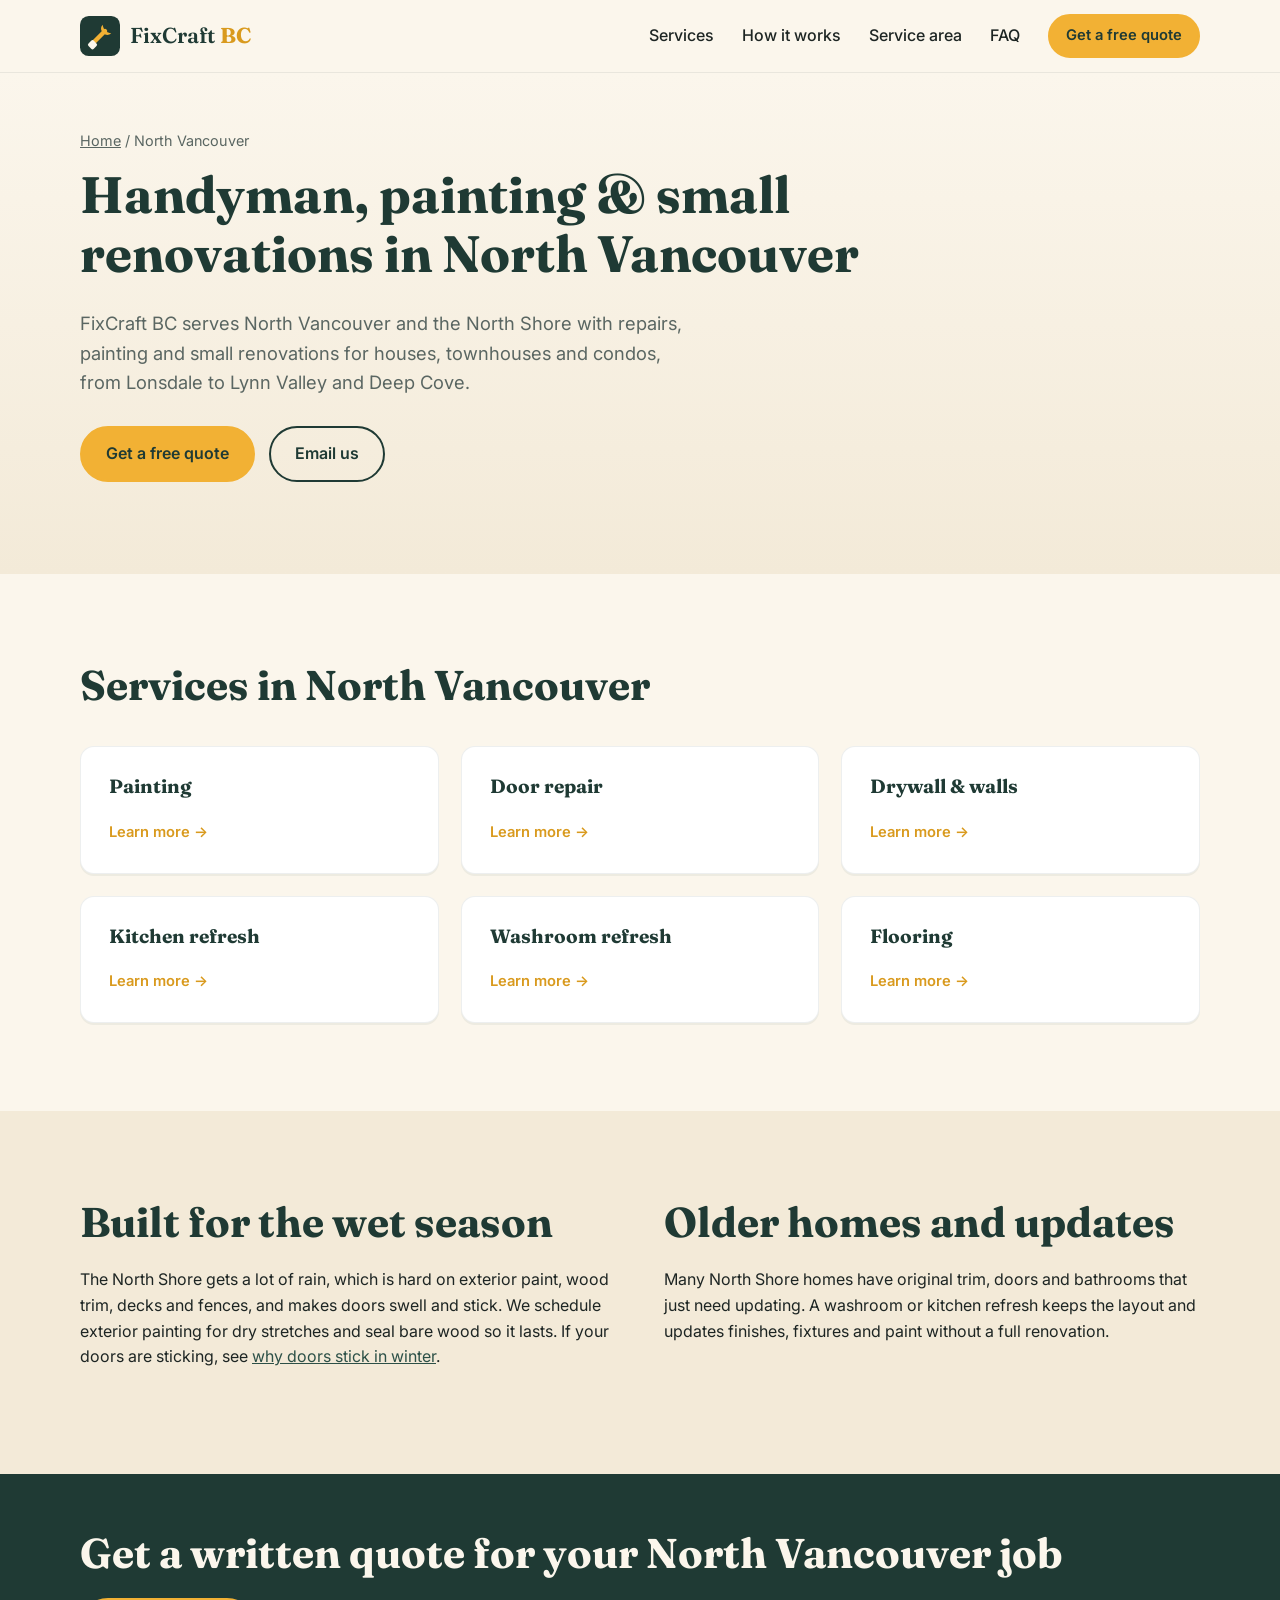
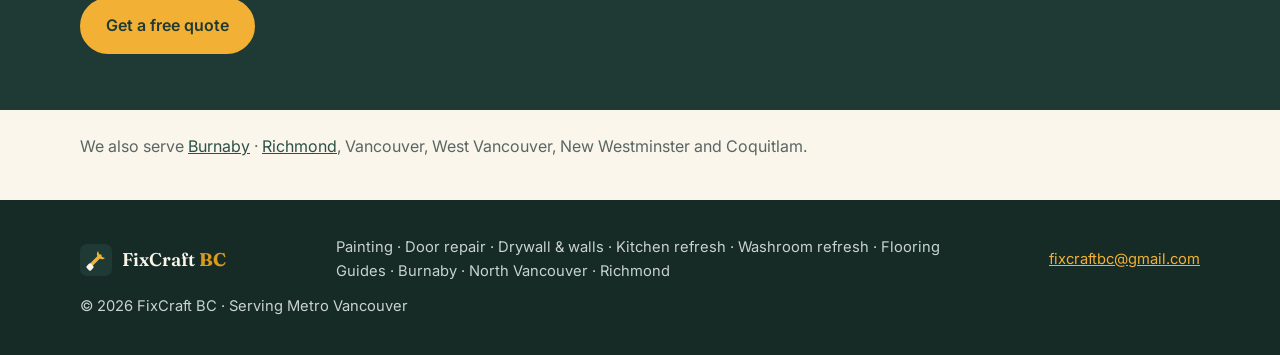
<file: north-vancouver/index.html>
<!doctype html>
<html lang="en-CA">
  <head>
    <meta charset="utf-8">
    <meta name="viewport" content="width=device-width, initial-scale=1">
    <title>Handyman & Painting in North Vancouver | FixCraft BC</title>
    <meta name="description" content="Handyman repairs, interior and exterior painting, door repair, drywall, kitchen and washroom refreshes and flooring in North Vancouver and the North Shore. Free written quotes.">
    <meta name="robots" content="index,follow">
    <link rel="canonical" href="https://fixcraftbc.ca/north-vancouver/">
    <link rel="icon" href="/favicon.ico" sizes="48x48">
    <link rel="icon" type="image/svg+xml" href="/logo.svg">
    <link rel="icon" type="image/png" sizes="96x96" href="/favicon-96x96.png">
    <link rel="apple-touch-icon" href="/apple-touch-icon.png">
    <link rel="manifest" href="/site.webmanifest">
    <meta name="theme-color" content="#1f3a34">
    <meta property="og:site_name" content="FixCraft BC">
    <meta property="og:title" content="Handyman & Painting in North Vancouver | FixCraft BC">
    <meta property="og:description" content="Handyman repairs, interior and exterior painting, door repair, drywall, kitchen and washroom refreshes and flooring in North Vancouver and the North Shore. Free written quotes.">
    <meta property="og:type" content="website">
    <meta property="og:url" content="https://fixcraftbc.ca/north-vancouver/">
    <meta property="og:locale" content="en_CA">
    <meta property="og:image" content="https://fixcraftbc.ca/images/og-kitchen.jpg">
    <link rel="preconnect" href="https://fonts.googleapis.com">
    <link rel="preconnect" href="https://fonts.gstatic.com" crossorigin>
    <link href="https://fonts.googleapis.com/css2?family=Fraunces:opsz,wght@9..144,600;9..144,700&family=Inter:wght@400;500;600&display=swap" rel="stylesheet">
    <link rel="stylesheet" href="../styles.css?v=5">
    <script type="application/ld+json">
[
  {
    "@context": "https://schema.org",
    "@type": "HomeAndConstructionBusiness",
    "name": "FixCraft BC",
    "url": "https://fixcraftbc.ca/",
    "email": "fixcraftbc@gmail.com",
    "areaServed": {
      "@type": "City",
      "name": "North Vancouver, BC"
    },
    "description": "Handyman repairs, interior and exterior painting, door repair, drywall, kitchen and washroom refreshes and flooring in North Vancouver and the North Shore. Free written quotes."
  },
  {
    "@context": "https://schema.org",
    "@type": "BreadcrumbList",
    "itemListElement": [
      {
        "@type": "ListItem",
        "position": 1,
        "name": "Home",
        "item": "https://fixcraftbc.ca/"
      },
      {
        "@type": "ListItem",
        "position": 2,
        "name": "North Vancouver",
        "item": "https://fixcraftbc.ca/north-vancouver/"
      }
    ]
  }
]
    </script>
  </head>
  <body>
    <header class="site-header">
      <div class="container nav">
        <a class="brand" href="../">
          <img src="../logo.svg" alt="" width="40" height="40">
          <span>FixCraft <strong>BC</strong></span>
        </a>
        <button class="nav-toggle" aria-expanded="false" aria-controls="nav-links" aria-label="Open menu">
          <span></span><span></span><span></span>
        </button>
        <nav id="nav-links" class="nav-links">
          <a href="../#services">Services</a>
          <a href="../#how">How it works</a>
          <a href="../#areas">Service area</a>
          <a href="../#faq">FAQ</a>
          <a class="btn btn-small" href="../#quote">Get a free quote</a>
        </nav>
      </div>
    </header>

    <main>
      <section class="page-hero">
        <div class="container">
          <nav class="crumbs" aria-label="Breadcrumb"><a href="../">Home</a> / North Vancouver</nav>
          <h1>Handyman, painting &amp; small renovations in North Vancouver</h1>
          <p class="lead">FixCraft BC serves North Vancouver and the North Shore with repairs, painting and small renovations for houses, townhouses and condos, from Lonsdale to Lynn Valley and Deep Cove.</p>
          <div class="hero-actions">
            <a class="btn" href="../#quote">Get a free quote</a>
            <a class="btn btn-ghost" href="mailto:fixcraftbc@gmail.com">Email us</a>
          </div>
        </div>
      </section>

      <section class="section">
        <div class="container">
          <h2>Services in North Vancouver</h2>
          <div class="cards city-cards">
            <a class="card card-link" href="../painting/">
              <h3>Painting</h3>
              <span class="more">Learn more →</span>
            </a>
            <a class="card card-link" href="../door-repair/">
              <h3>Door repair</h3>
              <span class="more">Learn more →</span>
            </a>
            <a class="card card-link" href="../drywall-repair/">
              <h3>Drywall & walls</h3>
              <span class="more">Learn more →</span>
            </a>
            <a class="card card-link" href="../kitchen-renovation/">
              <h3>Kitchen refresh</h3>
              <span class="more">Learn more →</span>
            </a>
            <a class="card card-link" href="../bathroom-renovation/">
              <h3>Washroom refresh</h3>
              <span class="more">Learn more →</span>
            </a>
            <a class="card card-link" href="../flooring/">
              <h3>Flooring</h3>
              <span class="more">Learn more →</span>
            </a>
          </div>
        </div>
      </section>

      <section class="section section-alt">
        <div class="container service-grid">
            <div>
              <h2>Built for the wet season</h2>
              <p>The North Shore gets a lot of rain, which is hard on exterior paint, wood trim, decks and fences, and makes doors swell and stick. We schedule exterior painting for dry stretches and seal bare wood so it lasts. If your doors are sticking, see <a href="../guides/why-doors-stick-in-winter/">why doors stick in winter</a>.</p>
            </div>
            <div>
              <h2>Older homes and updates</h2>
              <p>Many North Shore homes have original trim, doors and bathrooms that just need updating. A washroom or kitchen refresh keeps the layout and updates finishes, fixtures and paint without a full renovation.</p>
            </div>
        </div>
      </section>

      <section class="cta-band">
        <div class="container cta-inner">
          <h2>Get a written quote for your North Vancouver job</h2>
          <a class="btn" href="../#quote">Get a free quote</a>
        </div>
      </section>
      <p class="container other-areas">We also serve <a href="../burnaby/">Burnaby</a> · <a href="../richmond/">Richmond</a>, Vancouver, West Vancouver, New Westminster and Coquitlam.</p>
    </main>

    <footer class="site-footer">
      <div class="container footer-grid">
        <div class="brand">
          <img src="../logo.svg" alt="" width="32" height="32">
          <span>FixCraft <strong>BC</strong></span>
        </div>
        <p class="footer-links"><a href="../painting/">Painting</a> · <a href="../door-repair/">Door repair</a> · <a href="../drywall-repair/">Drywall & walls</a> · <a href="../kitchen-renovation/">Kitchen refresh</a> · <a href="../bathroom-renovation/">Washroom refresh</a> · <a href="../flooring/">Flooring</a><br><a href="../guides/">Guides</a> · <a href="../burnaby/">Burnaby</a> · <a href="../north-vancouver/">North Vancouver</a> · <a href="../richmond/">Richmond</a></p>
        <p><a href="mailto:fixcraftbc@gmail.com">fixcraftbc@gmail.com</a></p>
        <p class="copy">© <span id="year">2026</span> FixCraft BC · Serving Metro Vancouver</p>
      </div>
    </footer>

    <script src="../script.js?v=5"></script>
  </body>
</html>
</file>
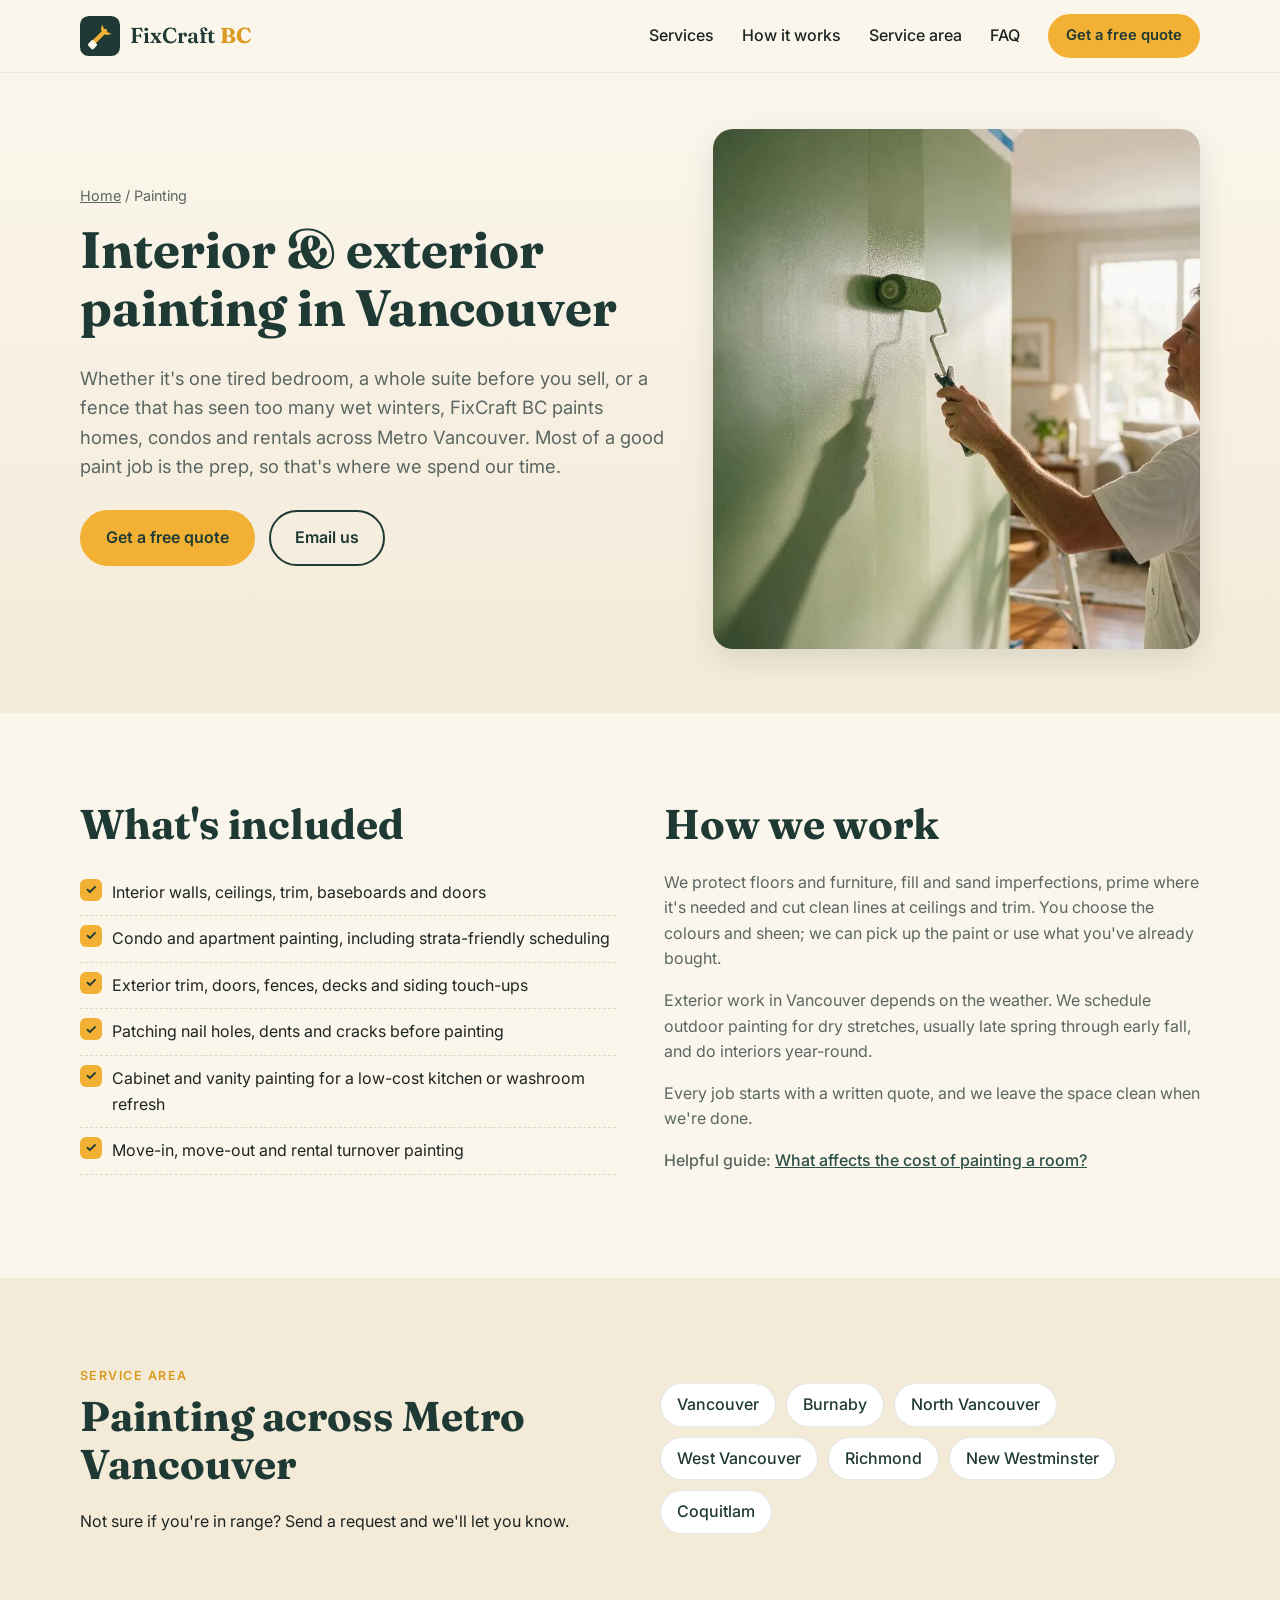
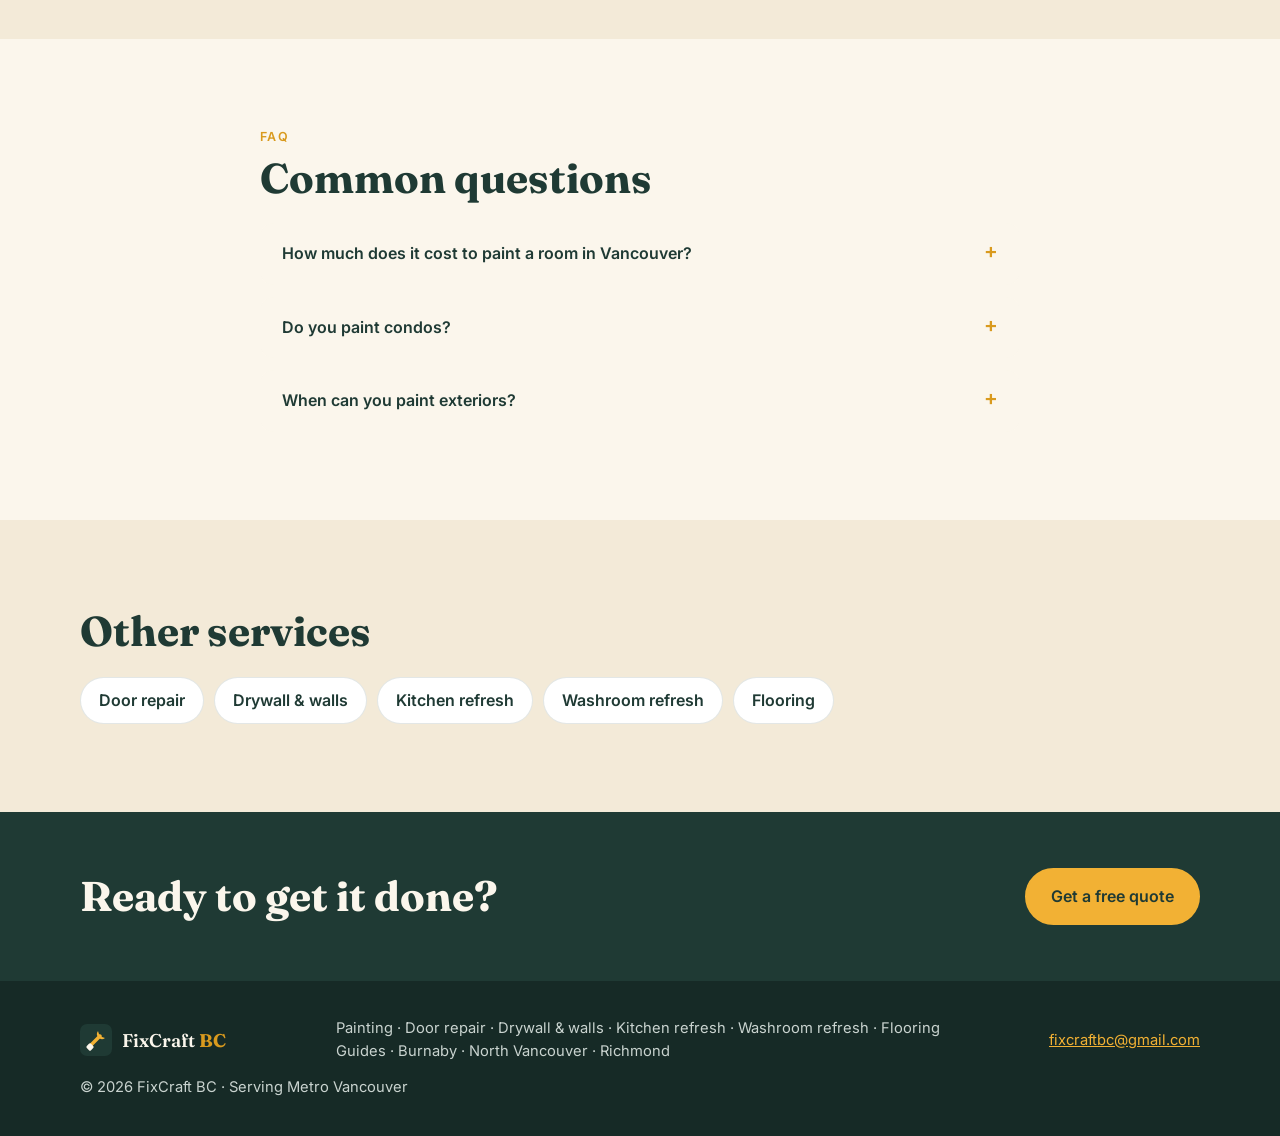
<file: painting/index.html>
<!doctype html>
<html lang="en-CA">
  <head>
    <meta charset="utf-8">
    <meta name="viewport" content="width=device-width, initial-scale=1">
    <title>House Painters in Vancouver | Interior & Exterior Painting | FixCraft BC</title>
    <meta name="description" content="Interior and exterior painting in Vancouver, Burnaby and North Shore. Rooms, ceilings, trim, doors, fences and decks. Careful prep, clean lines, free quotes.">
    <meta name="robots" content="index,follow">
    <link rel="canonical" href="https://fixcraftbc.ca/painting/">
    <link rel="icon" href="/favicon.ico" sizes="48x48">
    <link rel="icon" type="image/svg+xml" href="/logo.svg">
    <link rel="icon" type="image/png" sizes="96x96" href="/favicon-96x96.png">
    <link rel="apple-touch-icon" href="/apple-touch-icon.png">
    <link rel="manifest" href="/site.webmanifest">
    <meta name="theme-color" content="#1f3a34">
    <meta property="og:site_name" content="FixCraft BC">
    <meta property="og:title" content="House Painters in Vancouver | Interior & Exterior Painting | FixCraft BC">
    <meta property="og:description" content="Interior and exterior painting in Vancouver, Burnaby and North Shore. Rooms, ceilings, trim, doors, fences and decks. Careful prep, clean lines, free quotes.">
    <meta property="og:type" content="website">
    <meta property="og:url" content="https://fixcraftbc.ca/painting/">
    <meta property="og:locale" content="en_CA">
    <meta property="og:image" content="https://fixcraftbc.ca/images/og-kitchen.jpg">
    <link rel="preconnect" href="https://fonts.googleapis.com">
    <link rel="preconnect" href="https://fonts.gstatic.com" crossorigin>
    <link href="https://fonts.googleapis.com/css2?family=Fraunces:opsz,wght@9..144,600;9..144,700&family=Inter:wght@400;500;600&display=swap" rel="stylesheet">
    <link rel="stylesheet" href="../styles.css?v=5">
    <script type="application/ld+json">
[
  {
    "@context": "https://schema.org",
    "@type": "Service",
    "serviceType": "Painting",
    "name": "Interior & exterior painting in Vancouver",
    "url": "https://fixcraftbc.ca/painting/",
    "provider": {
      "@type": "HomeAndConstructionBusiness",
      "name": "FixCraft BC",
      "url": "https://fixcraftbc.ca/",
      "email": "fixcraftbc@gmail.com"
    },
    "areaServed": [
      {
        "@type": "City",
        "name": "Vancouver"
      },
      {
        "@type": "City",
        "name": "Burnaby"
      },
      {
        "@type": "City",
        "name": "North Vancouver"
      },
      {
        "@type": "City",
        "name": "West Vancouver"
      },
      {
        "@type": "City",
        "name": "Richmond"
      },
      {
        "@type": "City",
        "name": "New Westminster"
      },
      {
        "@type": "City",
        "name": "Coquitlam"
      }
    ]
  },
  {
    "@context": "https://schema.org",
    "@type": "FAQPage",
    "mainEntity": [
      {
        "@type": "Question",
        "name": "How much does it cost to paint a room in Vancouver?",
        "acceptedAnswer": {
          "@type": "Answer",
          "text": "It depends on the room size, ceiling height, wall condition and how many coats are needed. Send a few photos with the quote form and we'll give you a written price."
        }
      },
      {
        "@type": "Question",
        "name": "Do you paint condos?",
        "acceptedAnswer": {
          "@type": "Answer",
          "text": "Yes. We work in condos and apartments and can fit around strata rules for elevators, parking and quiet hours."
        }
      },
      {
        "@type": "Question",
        "name": "When can you paint exteriors?",
        "acceptedAnswer": {
          "@type": "Answer",
          "text": "Exterior painting needs dry weather, so it's usually booked from late spring to early fall. Interior painting can be done any time of year."
        }
      }
    ]
  },
  {
    "@context": "https://schema.org",
    "@type": "BreadcrumbList",
    "itemListElement": [
      {
        "@type": "ListItem",
        "position": 1,
        "name": "Home",
        "item": "https://fixcraftbc.ca/"
      },
      {
        "@type": "ListItem",
        "position": 2,
        "name": "Painting",
        "item": "https://fixcraftbc.ca/painting/"
      }
    ]
  }
]
    </script>
  </head>
  <body>
    <header class="site-header">
      <div class="container nav">
        <a class="brand" href="../">
          <img src="../logo.svg" alt="" width="40" height="40">
          <span>FixCraft <strong>BC</strong></span>
        </a>
        <button class="nav-toggle" aria-expanded="false" aria-controls="nav-links" aria-label="Open menu">
          <span></span><span></span><span></span>
        </button>
        <nav id="nav-links" class="nav-links">
          <a href="../#services">Services</a>
          <a href="../#how">How it works</a>
          <a href="../#areas">Service area</a>
          <a href="../#faq">FAQ</a>
          <a class="btn btn-small" href="../#quote">Get a free quote</a>
        </nav>
      </div>
    </header>

    <main>
      <section class="page-hero">
        <div class="container page-hero-grid">
          <div>
          <nav class="crumbs" aria-label="Breadcrumb"><a href="../">Home</a> / Painting</nav>
          <h1>Interior &amp; exterior painting in Vancouver</h1>
          <p class="lead">Whether it's one tired bedroom, a whole suite before you sell, or a fence that has seen too many wet winters, FixCraft BC paints homes, condos and rentals across Metro Vancouver. Most of a good paint job is the prep, so that's where we spend our time.</p>
          <div class="hero-actions">
            <a class="btn" href="../#quote">Get a free quote</a>
            <a class="btn btn-ghost" href="mailto:fixcraftbc@gmail.com">Email us</a>
          </div>
          </div>
          <figure class="page-hero-img"><img src="../images/painter-rolling-wall.webp" alt="Painter rolling sage green paint onto a living room wall with taped trim and drop cloths" width="736" height="1312" fetchpriority="high" decoding="async"></figure>
        </div>
      </section>

      <section class="section">
        <div class="container service-grid">
          <div>
            <h2>What's included</h2>
            <ul class="checklist">
              <li>Interior walls, ceilings, trim, baseboards and doors</li>
              <li>Condo and apartment painting, including strata-friendly scheduling</li>
              <li>Exterior trim, doors, fences, decks and siding touch-ups</li>
              <li>Patching nail holes, dents and cracks before painting</li>
              <li>Cabinet and vanity painting for a low-cost kitchen or washroom refresh</li>
              <li>Move-in, move-out and rental turnover painting</li>
            </ul>
          </div>
          <div class="prose">
            <h2>How we work</h2>
            <p>We protect floors and furniture, fill and sand imperfections, prime where it's needed and cut clean lines at ceilings and trim. You choose the colours and sheen; we can pick up the paint or use what you've already bought.</p><p>Exterior work in Vancouver depends on the weather. We schedule outdoor painting for dry stretches, usually late spring through early fall, and do interiors year-round.</p>
            <p>Every job starts with a written quote, and we leave the space clean when we're done.</p>
            <p class="guide-link">Helpful guide: <a href="../guides/cost-to-paint-a-room-vancouver/">What affects the cost of painting a room?</a></p>

          </div>
        </div>
      </section>

      <section class="section section-alt">
        <div class="container areas">
          <div>
            <p class="eyebrow">Service area</p>
            <h2>Painting across Metro Vancouver</h2>
            <p>Not sure if you're in range? Send a request and we'll let you know.</p>
          </div>
          <ul class="area-list">
            <li>Vancouver</li>
            <li>Burnaby</li>
            <li>North Vancouver</li>
            <li>West Vancouver</li>
            <li>Richmond</li>
            <li>New Westminster</li>
            <li>Coquitlam</li>
          </ul>
        </div>
      </section>

      <section class="section">
        <div class="container narrow">
          <p class="eyebrow">FAQ</p>
          <h2>Common questions</h2>
          <details>
            <summary>How much does it cost to paint a room in Vancouver?</summary>
            <p>It depends on the room size, ceiling height, wall condition and how many coats are needed. Send a few photos with the quote form and we'll give you a written price.</p>
          </details>
          <details>
            <summary>Do you paint condos?</summary>
            <p>Yes. We work in condos and apartments and can fit around strata rules for elevators, parking and quiet hours.</p>
          </details>
          <details>
            <summary>When can you paint exteriors?</summary>
            <p>Exterior painting needs dry weather, so it's usually booked from late spring to early fall. Interior painting can be done any time of year.</p>
          </details>
        </div>
      </section>

      <section class="section section-alt">
        <div class="container">
          <h2>Other services</h2>
          <ul class="related">
            <li><a href="../door-repair/">Door repair</a></li>
            <li><a href="../drywall-repair/">Drywall & walls</a></li>
            <li><a href="../kitchen-renovation/">Kitchen refresh</a></li>
            <li><a href="../bathroom-renovation/">Washroom refresh</a></li>
            <li><a href="../flooring/">Flooring</a></li>
          </ul>
        </div>
      </section>

      <section class="cta-band">
        <div class="container cta-inner">
          <h2>Ready to get it done?</h2>
          <a class="btn" href="../#quote">Get a free quote</a>
        </div>
      </section>
    </main>

    <footer class="site-footer">
      <div class="container footer-grid">
        <div class="brand">
          <img src="../logo.svg" alt="" width="32" height="32">
          <span>FixCraft <strong>BC</strong></span>
        </div>
        <p class="footer-links"><a href="../painting/">Painting</a> · <a href="../door-repair/">Door repair</a> · <a href="../drywall-repair/">Drywall & walls</a> · <a href="../kitchen-renovation/">Kitchen refresh</a> · <a href="../bathroom-renovation/">Washroom refresh</a> · <a href="../flooring/">Flooring</a><br><a href="../guides/">Guides</a> · <a href="../burnaby/">Burnaby</a> · <a href="../north-vancouver/">North Vancouver</a> · <a href="../richmond/">Richmond</a></p>
        <p><a href="mailto:fixcraftbc@gmail.com">fixcraftbc@gmail.com</a></p>
        <p class="copy">© <span id="year">2026</span> FixCraft BC · Serving Metro Vancouver</p>
      </div>
    </footer>

    <script src="../script.js?v=5"></script>
  </body>
</html>
</file>
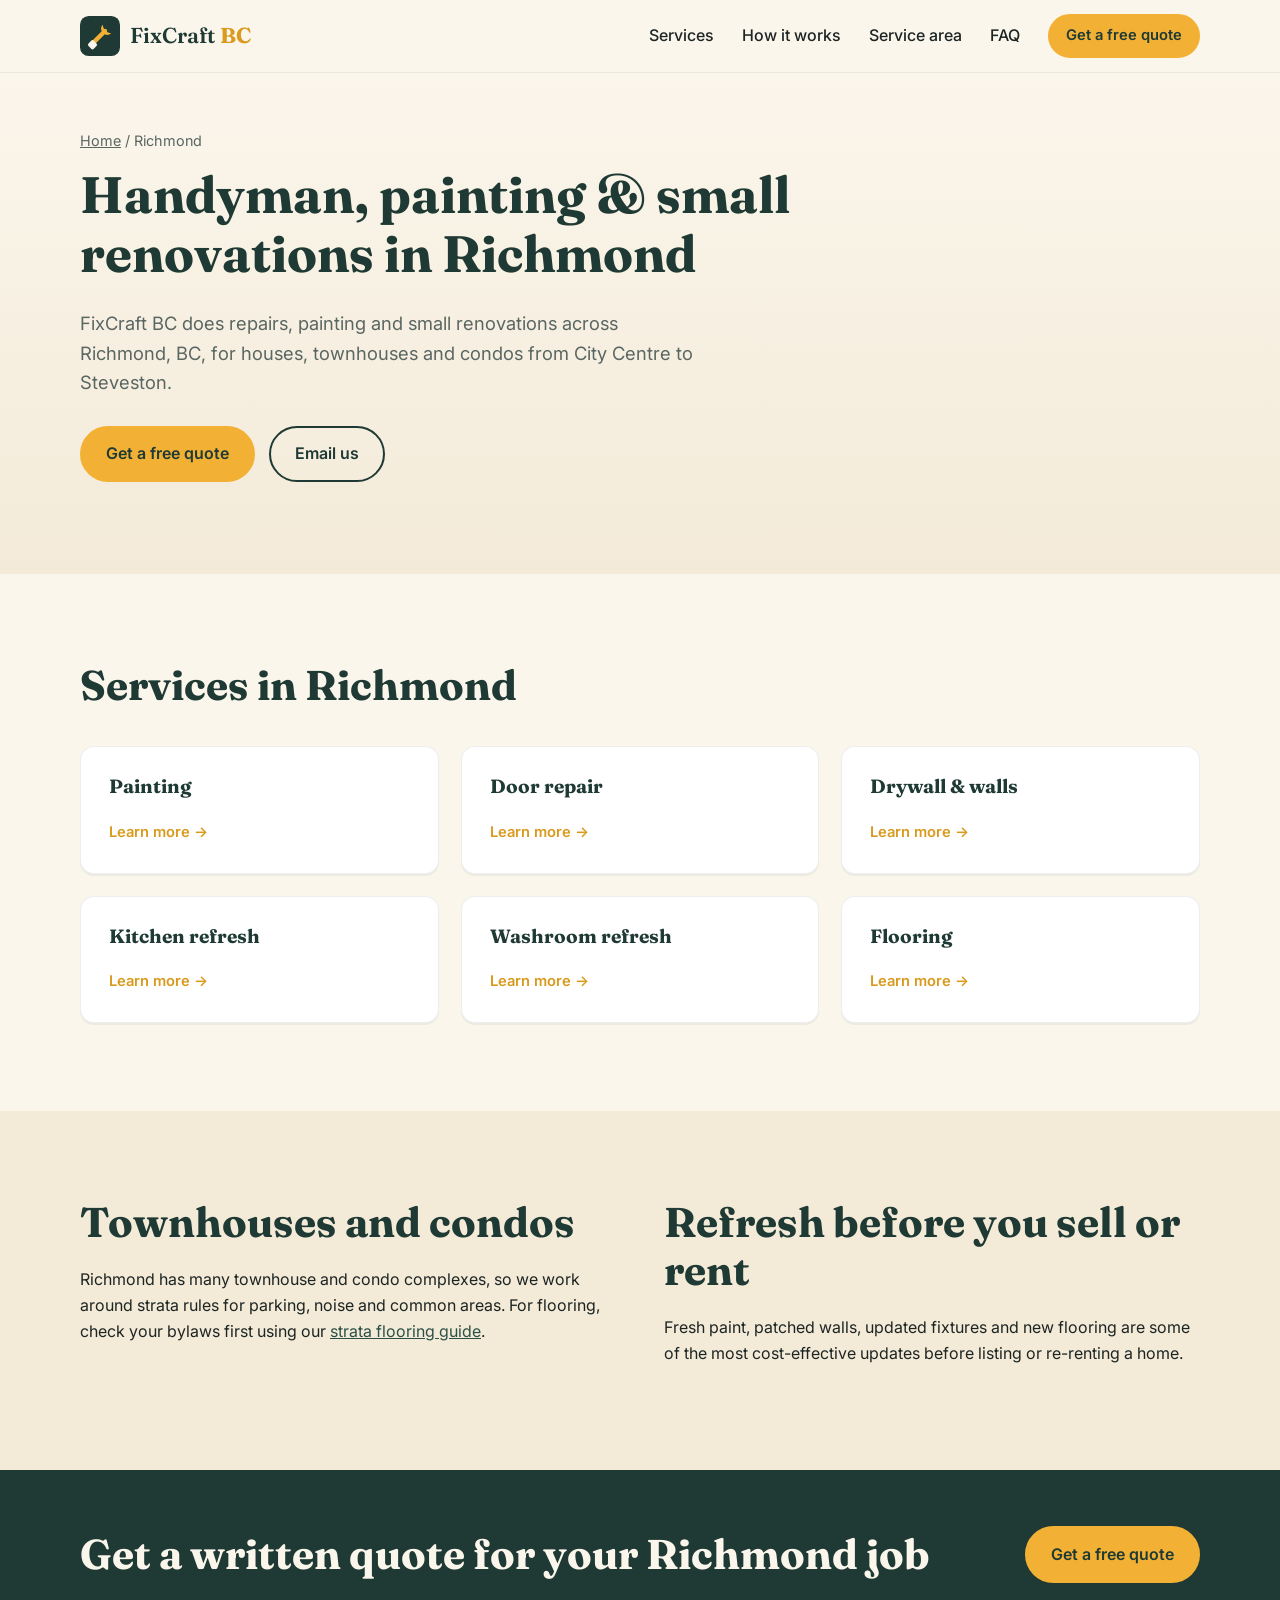
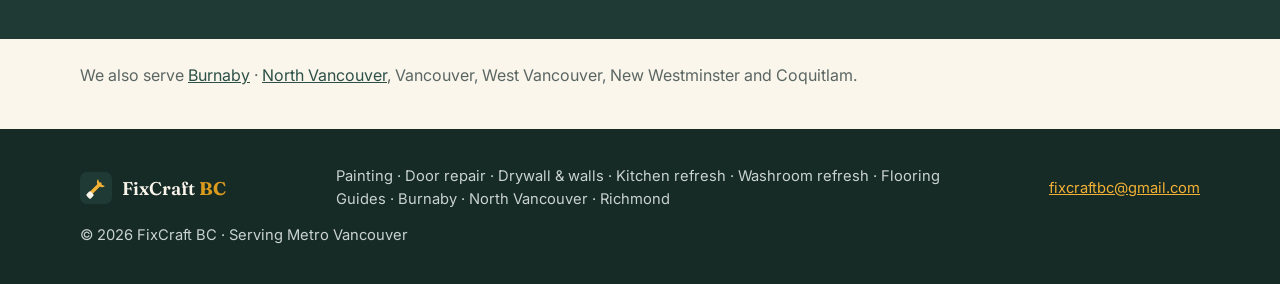
<file: richmond/index.html>
<!doctype html>
<html lang="en-CA">
  <head>
    <meta charset="utf-8">
    <meta name="viewport" content="width=device-width, initial-scale=1">
    <title>Handyman & Painting in Richmond BC | Small Renovations | FixCraft BC</title>
    <meta name="description" content="Handyman repairs, painting, door and drywall repair, kitchen and washroom refreshes and flooring for Richmond, BC homes, townhouses and condos. Free written quotes.">
    <meta name="robots" content="index,follow">
    <link rel="canonical" href="https://fixcraftbc.ca/richmond/">
    <link rel="icon" href="/favicon.ico" sizes="48x48">
    <link rel="icon" type="image/svg+xml" href="/logo.svg">
    <link rel="icon" type="image/png" sizes="96x96" href="/favicon-96x96.png">
    <link rel="apple-touch-icon" href="/apple-touch-icon.png">
    <link rel="manifest" href="/site.webmanifest">
    <meta name="theme-color" content="#1f3a34">
    <meta property="og:site_name" content="FixCraft BC">
    <meta property="og:title" content="Handyman & Painting in Richmond BC | Small Renovations | FixCraft BC">
    <meta property="og:description" content="Handyman repairs, painting, door and drywall repair, kitchen and washroom refreshes and flooring for Richmond, BC homes, townhouses and condos. Free written quotes.">
    <meta property="og:type" content="website">
    <meta property="og:url" content="https://fixcraftbc.ca/richmond/">
    <meta property="og:locale" content="en_CA">
    <meta property="og:image" content="https://fixcraftbc.ca/images/og-kitchen.jpg">
    <link rel="preconnect" href="https://fonts.googleapis.com">
    <link rel="preconnect" href="https://fonts.gstatic.com" crossorigin>
    <link href="https://fonts.googleapis.com/css2?family=Fraunces:opsz,wght@9..144,600;9..144,700&family=Inter:wght@400;500;600&display=swap" rel="stylesheet">
    <link rel="stylesheet" href="../styles.css?v=5">
    <script type="application/ld+json">
[
  {
    "@context": "https://schema.org",
    "@type": "HomeAndConstructionBusiness",
    "name": "FixCraft BC",
    "url": "https://fixcraftbc.ca/",
    "email": "fixcraftbc@gmail.com",
    "areaServed": {
      "@type": "City",
      "name": "Richmond, BC"
    },
    "description": "Handyman repairs, painting, door and drywall repair, kitchen and washroom refreshes and flooring for Richmond, BC homes, townhouses and condos. Free written quotes."
  },
  {
    "@context": "https://schema.org",
    "@type": "BreadcrumbList",
    "itemListElement": [
      {
        "@type": "ListItem",
        "position": 1,
        "name": "Home",
        "item": "https://fixcraftbc.ca/"
      },
      {
        "@type": "ListItem",
        "position": 2,
        "name": "Richmond",
        "item": "https://fixcraftbc.ca/richmond/"
      }
    ]
  }
]
    </script>
  </head>
  <body>
    <header class="site-header">
      <div class="container nav">
        <a class="brand" href="../">
          <img src="../logo.svg" alt="" width="40" height="40">
          <span>FixCraft <strong>BC</strong></span>
        </a>
        <button class="nav-toggle" aria-expanded="false" aria-controls="nav-links" aria-label="Open menu">
          <span></span><span></span><span></span>
        </button>
        <nav id="nav-links" class="nav-links">
          <a href="../#services">Services</a>
          <a href="../#how">How it works</a>
          <a href="../#areas">Service area</a>
          <a href="../#faq">FAQ</a>
          <a class="btn btn-small" href="../#quote">Get a free quote</a>
        </nav>
      </div>
    </header>

    <main>
      <section class="page-hero">
        <div class="container">
          <nav class="crumbs" aria-label="Breadcrumb"><a href="../">Home</a> / Richmond</nav>
          <h1>Handyman, painting &amp; small renovations in Richmond</h1>
          <p class="lead">FixCraft BC does repairs, painting and small renovations across Richmond, BC, for houses, townhouses and condos from City Centre to Steveston.</p>
          <div class="hero-actions">
            <a class="btn" href="../#quote">Get a free quote</a>
            <a class="btn btn-ghost" href="mailto:fixcraftbc@gmail.com">Email us</a>
          </div>
        </div>
      </section>

      <section class="section">
        <div class="container">
          <h2>Services in Richmond</h2>
          <div class="cards city-cards">
            <a class="card card-link" href="../painting/">
              <h3>Painting</h3>
              <span class="more">Learn more →</span>
            </a>
            <a class="card card-link" href="../door-repair/">
              <h3>Door repair</h3>
              <span class="more">Learn more →</span>
            </a>
            <a class="card card-link" href="../drywall-repair/">
              <h3>Drywall & walls</h3>
              <span class="more">Learn more →</span>
            </a>
            <a class="card card-link" href="../kitchen-renovation/">
              <h3>Kitchen refresh</h3>
              <span class="more">Learn more →</span>
            </a>
            <a class="card card-link" href="../bathroom-renovation/">
              <h3>Washroom refresh</h3>
              <span class="more">Learn more →</span>
            </a>
            <a class="card card-link" href="../flooring/">
              <h3>Flooring</h3>
              <span class="more">Learn more →</span>
            </a>
          </div>
        </div>
      </section>

      <section class="section section-alt">
        <div class="container service-grid">
            <div>
              <h2>Townhouses and condos</h2>
              <p>Richmond has many townhouse and condo complexes, so we work around strata rules for parking, noise and common areas. For flooring, check your bylaws first using our <a href="../guides/strata-flooring-rules-vancouver/">strata flooring guide</a>.</p>
            </div>
            <div>
              <h2>Refresh before you sell or rent</h2>
              <p>Fresh paint, patched walls, updated fixtures and new flooring are some of the most cost-effective updates before listing or re-renting a home.</p>
            </div>
        </div>
      </section>

      <section class="cta-band">
        <div class="container cta-inner">
          <h2>Get a written quote for your Richmond job</h2>
          <a class="btn" href="../#quote">Get a free quote</a>
        </div>
      </section>
      <p class="container other-areas">We also serve <a href="../burnaby/">Burnaby</a> · <a href="../north-vancouver/">North Vancouver</a>, Vancouver, West Vancouver, New Westminster and Coquitlam.</p>
    </main>

    <footer class="site-footer">
      <div class="container footer-grid">
        <div class="brand">
          <img src="../logo.svg" alt="" width="32" height="32">
          <span>FixCraft <strong>BC</strong></span>
        </div>
        <p class="footer-links"><a href="../painting/">Painting</a> · <a href="../door-repair/">Door repair</a> · <a href="../drywall-repair/">Drywall & walls</a> · <a href="../kitchen-renovation/">Kitchen refresh</a> · <a href="../bathroom-renovation/">Washroom refresh</a> · <a href="../flooring/">Flooring</a><br><a href="../guides/">Guides</a> · <a href="../burnaby/">Burnaby</a> · <a href="../north-vancouver/">North Vancouver</a> · <a href="../richmond/">Richmond</a></p>
        <p><a href="mailto:fixcraftbc@gmail.com">fixcraftbc@gmail.com</a></p>
        <p class="copy">© <span id="year">2026</span> FixCraft BC · Serving Metro Vancouver</p>
      </div>
    </footer>

    <script src="../script.js?v=5"></script>
  </body>
</html>
</file>
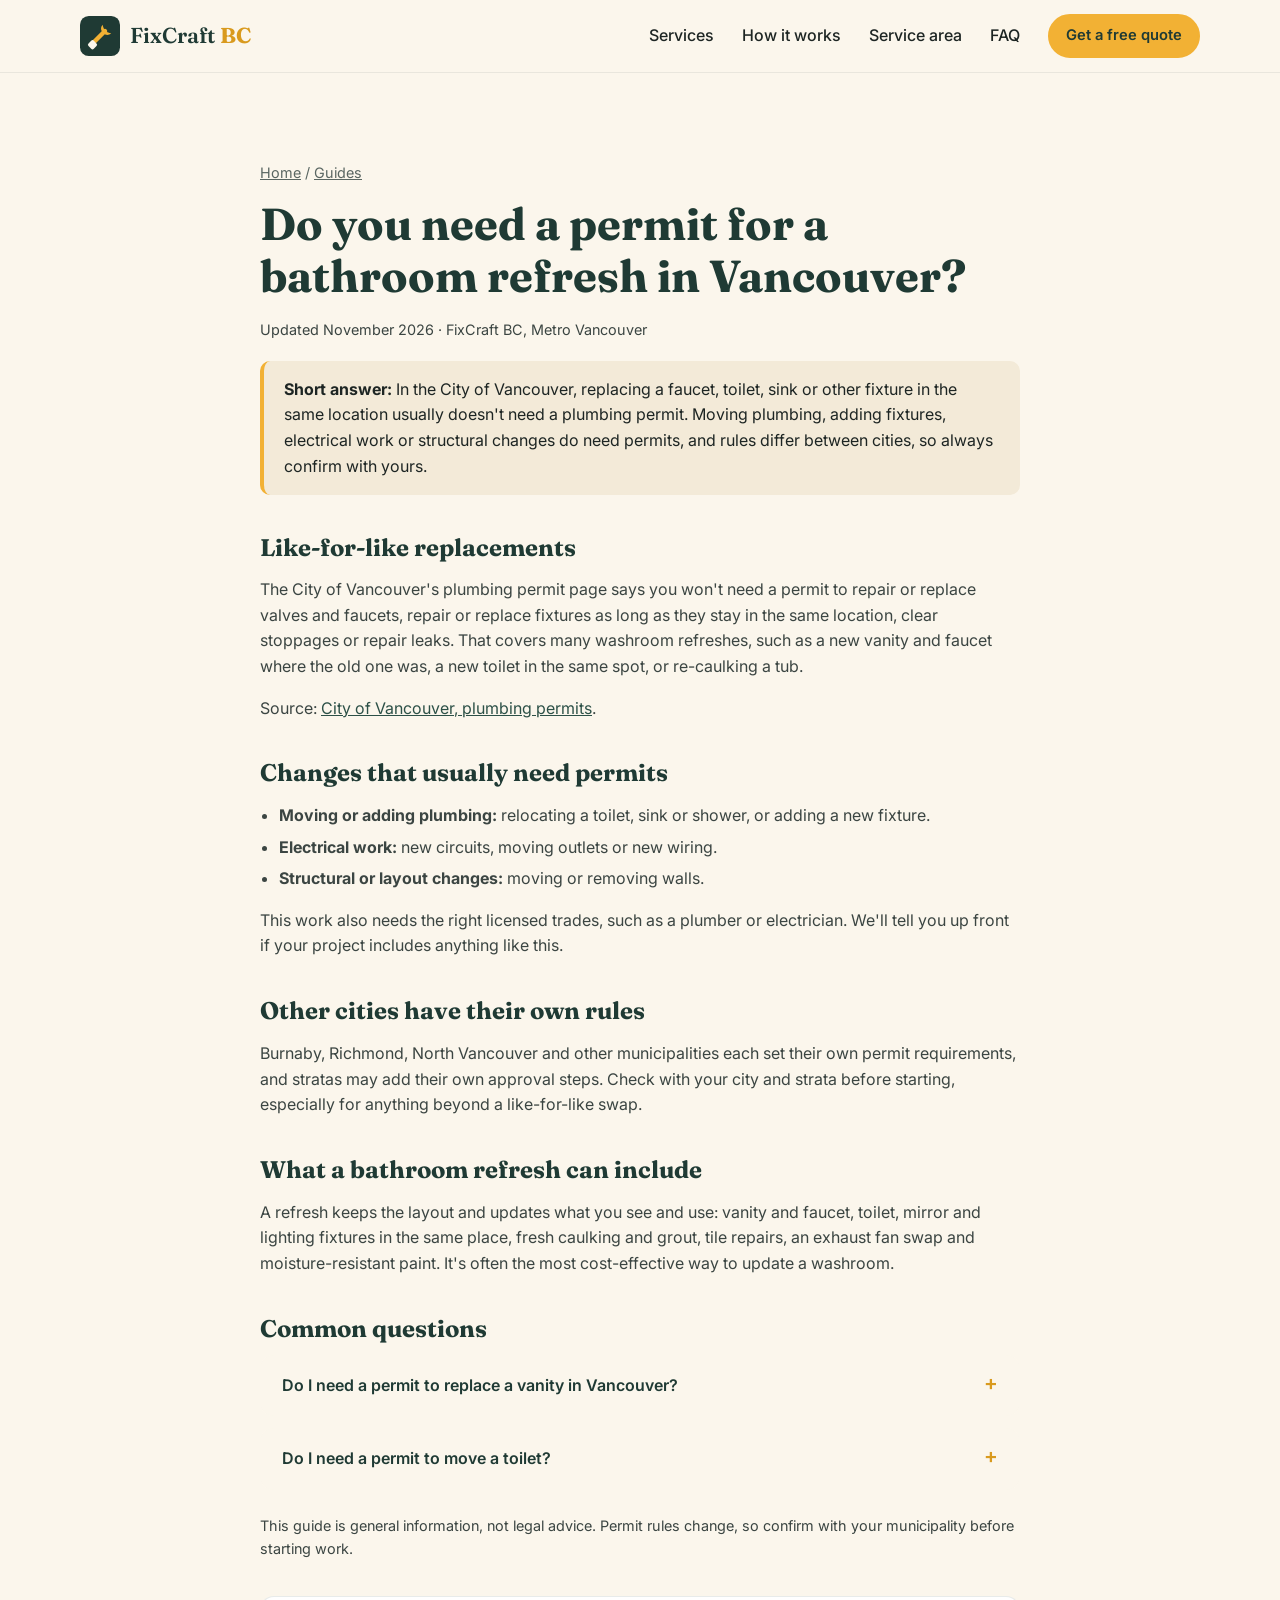
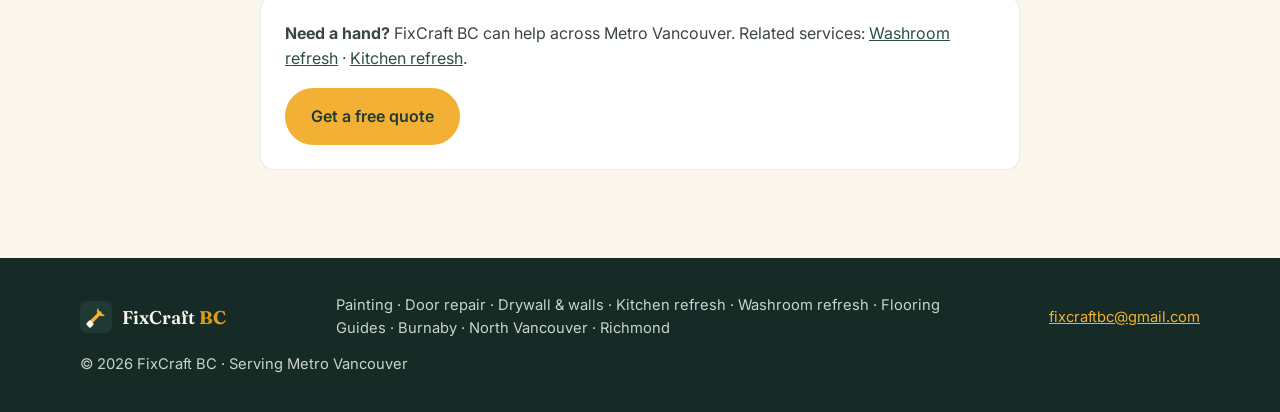
<file: guides/bathroom-refresh-permits-vancouver/index.html>
<!doctype html>
<html lang="en-CA">
  <head>
    <meta charset="utf-8">
    <meta name="viewport" content="width=device-width, initial-scale=1">
    <title>Do You Need a Permit for a Bathroom Refresh in Vancouver? | FixCraft BC</title>
    <meta name="description" content="Which bathroom and washroom updates usually don't need a City of Vancouver permit, such as replacing a vanity, faucet or toilet in the same spot, and which changes need permits and licensed trades.">
    <meta name="robots" content="index,follow">
    <link rel="canonical" href="https://fixcraftbc.ca/guides/bathroom-refresh-permits-vancouver/">
    <link rel="icon" href="/favicon.ico" sizes="48x48">
    <link rel="icon" type="image/svg+xml" href="/logo.svg">
    <link rel="icon" type="image/png" sizes="96x96" href="/favicon-96x96.png">
    <link rel="apple-touch-icon" href="/apple-touch-icon.png">
    <link rel="manifest" href="/site.webmanifest">
    <meta name="theme-color" content="#1f3a34">
    <meta property="og:site_name" content="FixCraft BC">
    <meta property="og:title" content="Do You Need a Permit for a Bathroom Refresh in Vancouver? | FixCraft BC">
    <meta property="og:description" content="Which bathroom and washroom updates usually don't need a City of Vancouver permit, such as replacing a vanity, faucet or toilet in the same spot, and which changes need permits and licensed trades.">
    <meta property="og:type" content="article">
    <meta property="og:url" content="https://fixcraftbc.ca/guides/bathroom-refresh-permits-vancouver/">
    <meta property="og:locale" content="en_CA">
    <meta property="og:image" content="https://fixcraftbc.ca/images/og-kitchen.jpg">
    <link rel="preconnect" href="https://fonts.googleapis.com">
    <link rel="preconnect" href="https://fonts.gstatic.com" crossorigin>
    <link href="https://fonts.googleapis.com/css2?family=Fraunces:opsz,wght@9..144,600;9..144,700&family=Inter:wght@400;500;600&display=swap" rel="stylesheet">
    <link rel="stylesheet" href="../../styles.css?v=5">
    <script type="application/ld+json">
[
  {
    "@context": "https://schema.org",
    "@type": "Article",
    "headline": "Do you need a permit for a bathroom refresh in Vancouver?",
    "description": "Which bathroom and washroom updates usually don't need a City of Vancouver permit, such as replacing a vanity, faucet or toilet in the same spot, and which changes need permits and licensed trades.",
    "datePublished": "2026-11-14",
    "dateModified": "2026-11-14",
    "mainEntityOfPage": "https://fixcraftbc.ca/guides/bathroom-refresh-permits-vancouver/",
    "image": "https://fixcraftbc.ca/images/og-kitchen.jpg",
    "author": {
      "@type": "Organization",
      "name": "FixCraft BC",
      "url": "https://fixcraftbc.ca/"
    },
    "publisher": {
      "@type": "Organization",
      "name": "FixCraft BC",
      "logo": {
        "@type": "ImageObject",
        "url": "https://fixcraftbc.ca/logo.svg"
      }
    }
  },
  {
    "@context": "https://schema.org",
    "@type": "FAQPage",
    "mainEntity": [
      {
        "@type": "Question",
        "name": "Do I need a permit to replace a vanity in Vancouver?",
        "acceptedAnswer": {
          "@type": "Answer",
          "text": "Not usually, if the new vanity and faucet go where the old ones were. The City of Vancouver says replacing fixtures in the same location doesn't need a plumbing permit. Confirm with your city if you're elsewhere."
        }
      },
      {
        "@type": "Question",
        "name": "Do I need a permit to move a toilet?",
        "acceptedAnswer": {
          "@type": "Answer",
          "text": "Usually yes. Moving a toilet changes the plumbing, which typically needs a plumbing permit and a licensed plumber."
        }
      }
    ]
  },
  {
    "@context": "https://schema.org",
    "@type": "BreadcrumbList",
    "itemListElement": [
      {
        "@type": "ListItem",
        "position": 1,
        "name": "Home",
        "item": "https://fixcraftbc.ca/"
      },
      {
        "@type": "ListItem",
        "position": 2,
        "name": "Guides",
        "item": "https://fixcraftbc.ca/guides/"
      },
      {
        "@type": "ListItem",
        "position": 3,
        "name": "Do you need a permit for a bathroom refresh in Vancouver?",
        "item": "https://fixcraftbc.ca/guides/bathroom-refresh-permits-vancouver/"
      }
    ]
  }
]
    </script>
  </head>
  <body>
    <header class="site-header">
      <div class="container nav">
        <a class="brand" href="../../">
          <img src="../../logo.svg" alt="" width="40" height="40">
          <span>FixCraft <strong>BC</strong></span>
        </a>
        <button class="nav-toggle" aria-expanded="false" aria-controls="nav-links" aria-label="Open menu">
          <span></span><span></span><span></span>
        </button>
        <nav id="nav-links" class="nav-links">
          <a href="../../#services">Services</a>
          <a href="../../#how">How it works</a>
          <a href="../../#areas">Service area</a>
          <a href="../../#faq">FAQ</a>
          <a class="btn btn-small" href="../../#quote">Get a free quote</a>
        </nav>
      </div>
    </header>

    <main>
      <article class="section guide">
        <div class="container narrow">
          <nav class="crumbs" aria-label="Breadcrumb"><a href="../../">Home</a> / <a href="../">Guides</a></nav>
          <h1>Do you need a permit for a bathroom refresh in Vancouver?</h1>
          <p class="updated">Updated November 2026 · FixCraft BC, Metro Vancouver</p>
          <div class="answer"><strong>Short answer:</strong> In the City of Vancouver, replacing a faucet, toilet, sink or other fixture in the same location usually doesn't need a plumbing permit. Moving plumbing, adding fixtures, electrical work or structural changes do need permits, and rules differ between cities, so always confirm with yours.</div>
          <h2>Like-for-like replacements</h2>
          <p>The City of Vancouver's plumbing permit page says you won't need a permit to repair or replace valves and faucets, repair or replace fixtures as long as they stay in the same location, clear stoppages or repair leaks. That covers many washroom refreshes, such as a new vanity and faucet where the old one was, a new toilet in the same spot, or re-caulking a tub.</p><p>Source: <a href="https://vancouver.ca/home-property-development/plumbing-permit.aspx" rel="noopener">City of Vancouver, plumbing permits</a>.</p>
          <h2>Changes that usually need permits</h2>
          <ul><li><strong>Moving or adding plumbing:</strong> relocating a toilet, sink or shower, or adding a new fixture.</li><li><strong>Electrical work:</strong> new circuits, moving outlets or new wiring.</li><li><strong>Structural or layout changes:</strong> moving or removing walls.</li></ul><p>This work also needs the right licensed trades, such as a plumber or electrician. We'll tell you up front if your project includes anything like this.</p>
          <h2>Other cities have their own rules</h2>
          <p>Burnaby, Richmond, North Vancouver and other municipalities each set their own permit requirements, and stratas may add their own approval steps. Check with your city and strata before starting, especially for anything beyond a like-for-like swap.</p>
          <h2>What a bathroom refresh can include</h2>
          <p>A refresh keeps the layout and updates what you see and use: vanity and faucet, toilet, mirror and lighting fixtures in the same place, fresh caulking and grout, tile repairs, an exhaust fan swap and moisture-resistant paint. It's often the most cost-effective way to update a washroom.</p>
          <h2>Common questions</h2>
          <details>
            <summary>Do I need a permit to replace a vanity in Vancouver?</summary>
            <p>Not usually, if the new vanity and faucet go where the old ones were. The City of Vancouver says replacing fixtures in the same location doesn't need a plumbing permit. Confirm with your city if you're elsewhere.</p>
          </details>
          <details>
            <summary>Do I need a permit to move a toilet?</summary>
            <p>Usually yes. Moving a toilet changes the plumbing, which typically needs a plumbing permit and a licensed plumber.</p>
          </details>
          <p class="note">This guide is general information, not legal advice. Permit rules change, so confirm with your municipality before starting work.</p>
          <div class="guide-cta">
            <p><strong>Need a hand?</strong> FixCraft BC can help across Metro Vancouver. Related services: <a href="../../bathroom-renovation/">Washroom refresh</a> · <a href="../../kitchen-renovation/">Kitchen refresh</a>.</p>
            <a class="btn" href="../../#quote">Get a free quote</a>
          </div>
        </div>
      </article>
    </main>

    <footer class="site-footer">
      <div class="container footer-grid">
        <div class="brand">
          <img src="../../logo.svg" alt="" width="32" height="32">
          <span>FixCraft <strong>BC</strong></span>
        </div>
        <p class="footer-links"><a href="../../painting/">Painting</a> · <a href="../../door-repair/">Door repair</a> · <a href="../../drywall-repair/">Drywall & walls</a> · <a href="../../kitchen-renovation/">Kitchen refresh</a> · <a href="../../bathroom-renovation/">Washroom refresh</a> · <a href="../../flooring/">Flooring</a><br><a href="../../guides/">Guides</a> · <a href="../../burnaby/">Burnaby</a> · <a href="../../north-vancouver/">North Vancouver</a> · <a href="../../richmond/">Richmond</a></p>
        <p><a href="mailto:fixcraftbc@gmail.com">fixcraftbc@gmail.com</a></p>
        <p class="copy">© <span id="year">2026</span> FixCraft BC · Serving Metro Vancouver</p>
      </div>
    </footer>

    <script src="../../script.js?v=5"></script>
  </body>
</html>
</file>
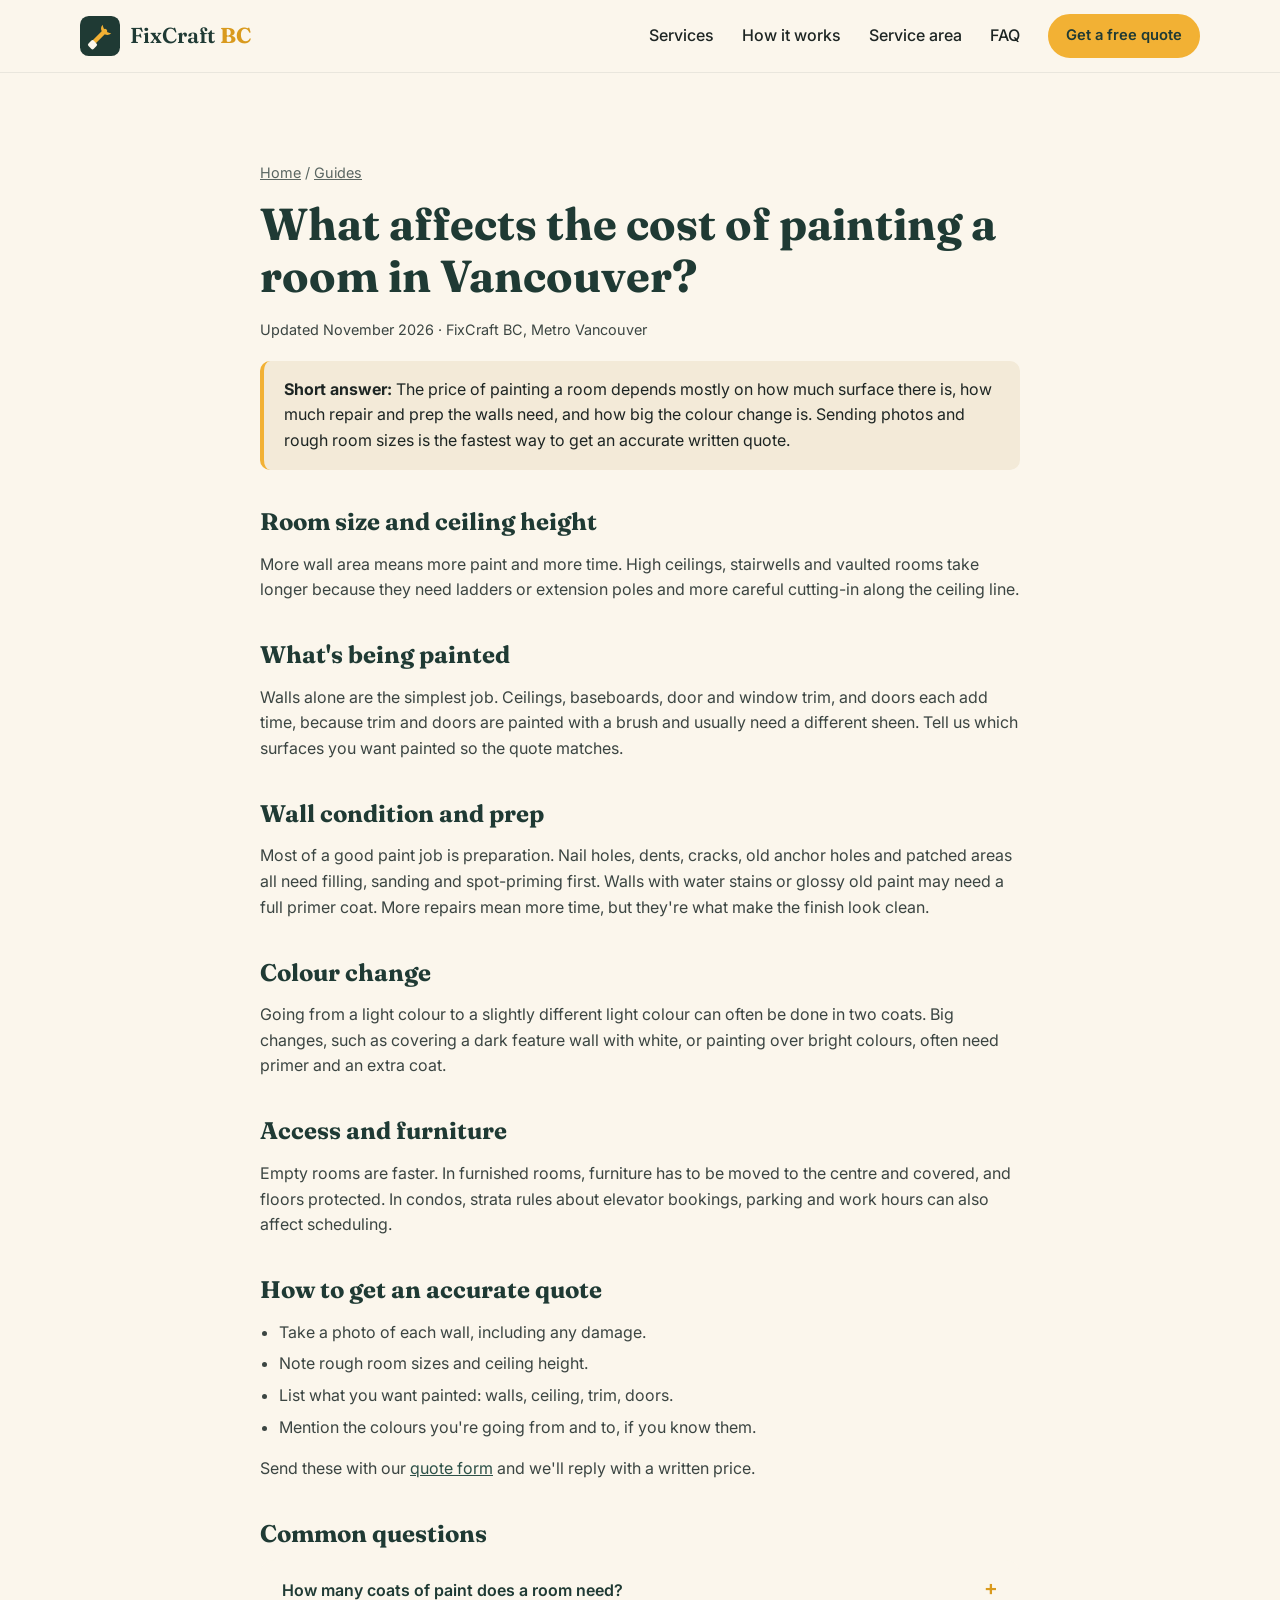
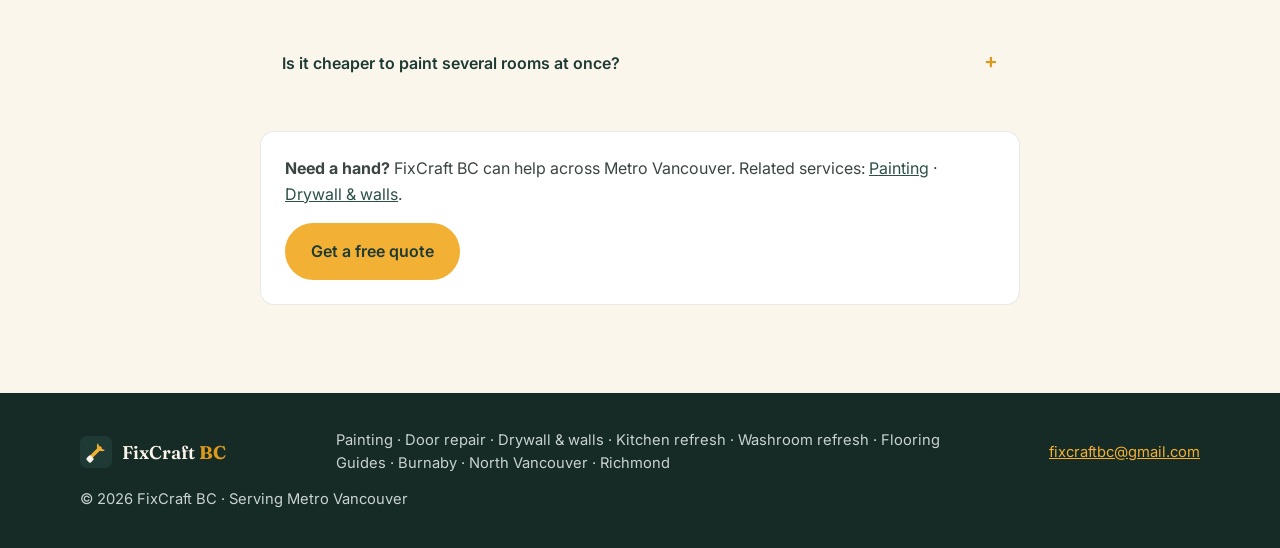
<file: guides/cost-to-paint-a-room-vancouver/index.html>
<!doctype html>
<html lang="en-CA">
  <head>
    <meta charset="utf-8">
    <meta name="viewport" content="width=device-width, initial-scale=1">
    <title>What Affects the Cost of Painting a Room in Vancouver? | FixCraft BC</title>
    <meta name="description" content="The factors that change the price of painting a room or condo in Vancouver: room size, ceilings, wall repairs, colour changes, trim and doors, and access. How to get an accurate quote.">
    <meta name="robots" content="index,follow">
    <link rel="canonical" href="https://fixcraftbc.ca/guides/cost-to-paint-a-room-vancouver/">
    <link rel="icon" href="/favicon.ico" sizes="48x48">
    <link rel="icon" type="image/svg+xml" href="/logo.svg">
    <link rel="icon" type="image/png" sizes="96x96" href="/favicon-96x96.png">
    <link rel="apple-touch-icon" href="/apple-touch-icon.png">
    <link rel="manifest" href="/site.webmanifest">
    <meta name="theme-color" content="#1f3a34">
    <meta property="og:site_name" content="FixCraft BC">
    <meta property="og:title" content="What Affects the Cost of Painting a Room in Vancouver? | FixCraft BC">
    <meta property="og:description" content="The factors that change the price of painting a room or condo in Vancouver: room size, ceilings, wall repairs, colour changes, trim and doors, and access. How to get an accurate quote.">
    <meta property="og:type" content="article">
    <meta property="og:url" content="https://fixcraftbc.ca/guides/cost-to-paint-a-room-vancouver/">
    <meta property="og:locale" content="en_CA">
    <meta property="og:image" content="https://fixcraftbc.ca/images/og-kitchen.jpg">
    <link rel="preconnect" href="https://fonts.googleapis.com">
    <link rel="preconnect" href="https://fonts.gstatic.com" crossorigin>
    <link href="https://fonts.googleapis.com/css2?family=Fraunces:opsz,wght@9..144,600;9..144,700&family=Inter:wght@400;500;600&display=swap" rel="stylesheet">
    <link rel="stylesheet" href="../../styles.css?v=5">
    <script type="application/ld+json">
[
  {
    "@context": "https://schema.org",
    "@type": "Article",
    "headline": "What affects the cost of painting a room in Vancouver?",
    "description": "The factors that change the price of painting a room or condo in Vancouver: room size, ceilings, wall repairs, colour changes, trim and doors, and access. How to get an accurate quote.",
    "datePublished": "2026-11-14",
    "dateModified": "2026-11-14",
    "mainEntityOfPage": "https://fixcraftbc.ca/guides/cost-to-paint-a-room-vancouver/",
    "image": "https://fixcraftbc.ca/images/og-kitchen.jpg",
    "author": {
      "@type": "Organization",
      "name": "FixCraft BC",
      "url": "https://fixcraftbc.ca/"
    },
    "publisher": {
      "@type": "Organization",
      "name": "FixCraft BC",
      "logo": {
        "@type": "ImageObject",
        "url": "https://fixcraftbc.ca/logo.svg"
      }
    }
  },
  {
    "@context": "https://schema.org",
    "@type": "FAQPage",
    "mainEntity": [
      {
        "@type": "Question",
        "name": "How many coats of paint does a room need?",
        "acceptedAnswer": {
          "@type": "Answer",
          "text": "Usually two coats for an even finish. Large colour changes or patched walls may also need a coat of primer."
        }
      },
      {
        "@type": "Question",
        "name": "Is it cheaper to paint several rooms at once?",
        "acceptedAnswer": {
          "@type": "Answer",
          "text": "Often, yes. Setup, protection and cleanup are shared across the rooms, so painting several rooms in one visit is usually more efficient than separate visits."
        }
      }
    ]
  },
  {
    "@context": "https://schema.org",
    "@type": "BreadcrumbList",
    "itemListElement": [
      {
        "@type": "ListItem",
        "position": 1,
        "name": "Home",
        "item": "https://fixcraftbc.ca/"
      },
      {
        "@type": "ListItem",
        "position": 2,
        "name": "Guides",
        "item": "https://fixcraftbc.ca/guides/"
      },
      {
        "@type": "ListItem",
        "position": 3,
        "name": "What affects the cost of painting a room in Vancouver?",
        "item": "https://fixcraftbc.ca/guides/cost-to-paint-a-room-vancouver/"
      }
    ]
  }
]
    </script>
  </head>
  <body>
    <header class="site-header">
      <div class="container nav">
        <a class="brand" href="../../">
          <img src="../../logo.svg" alt="" width="40" height="40">
          <span>FixCraft <strong>BC</strong></span>
        </a>
        <button class="nav-toggle" aria-expanded="false" aria-controls="nav-links" aria-label="Open menu">
          <span></span><span></span><span></span>
        </button>
        <nav id="nav-links" class="nav-links">
          <a href="../../#services">Services</a>
          <a href="../../#how">How it works</a>
          <a href="../../#areas">Service area</a>
          <a href="../../#faq">FAQ</a>
          <a class="btn btn-small" href="../../#quote">Get a free quote</a>
        </nav>
      </div>
    </header>

    <main>
      <article class="section guide">
        <div class="container narrow">
          <nav class="crumbs" aria-label="Breadcrumb"><a href="../../">Home</a> / <a href="../">Guides</a></nav>
          <h1>What affects the cost of painting a room in Vancouver?</h1>
          <p class="updated">Updated November 2026 · FixCraft BC, Metro Vancouver</p>
          <div class="answer"><strong>Short answer:</strong> The price of painting a room depends mostly on how much surface there is, how much repair and prep the walls need, and how big the colour change is. Sending photos and rough room sizes is the fastest way to get an accurate written quote.</div>
          <h2>Room size and ceiling height</h2>
          <p>More wall area means more paint and more time. High ceilings, stairwells and vaulted rooms take longer because they need ladders or extension poles and more careful cutting-in along the ceiling line.</p>
          <h2>What's being painted</h2>
          <p>Walls alone are the simplest job. Ceilings, baseboards, door and window trim, and doors each add time, because trim and doors are painted with a brush and usually need a different sheen. Tell us which surfaces you want painted so the quote matches.</p>
          <h2>Wall condition and prep</h2>
          <p>Most of a good paint job is preparation. Nail holes, dents, cracks, old anchor holes and patched areas all need filling, sanding and spot-priming first. Walls with water stains or glossy old paint may need a full primer coat. More repairs mean more time, but they're what make the finish look clean.</p>
          <h2>Colour change</h2>
          <p>Going from a light colour to a slightly different light colour can often be done in two coats. Big changes, such as covering a dark feature wall with white, or painting over bright colours, often need primer and an extra coat.</p>
          <h2>Access and furniture</h2>
          <p>Empty rooms are faster. In furnished rooms, furniture has to be moved to the centre and covered, and floors protected. In condos, strata rules about elevator bookings, parking and work hours can also affect scheduling.</p>
          <h2>How to get an accurate quote</h2>
          <ul><li>Take a photo of each wall, including any damage.</li><li>Note rough room sizes and ceiling height.</li><li>List what you want painted: walls, ceiling, trim, doors.</li><li>Mention the colours you're going from and to, if you know them.</li></ul><p>Send these with our <a href="../../#quote">quote form</a> and we'll reply with a written price.</p>
          <h2>Common questions</h2>
          <details>
            <summary>How many coats of paint does a room need?</summary>
            <p>Usually two coats for an even finish. Large colour changes or patched walls may also need a coat of primer.</p>
          </details>
          <details>
            <summary>Is it cheaper to paint several rooms at once?</summary>
            <p>Often, yes. Setup, protection and cleanup are shared across the rooms, so painting several rooms in one visit is usually more efficient than separate visits.</p>
          </details>
          <div class="guide-cta">
            <p><strong>Need a hand?</strong> FixCraft BC can help across Metro Vancouver. Related services: <a href="../../painting/">Painting</a> · <a href="../../drywall-repair/">Drywall & walls</a>.</p>
            <a class="btn" href="../../#quote">Get a free quote</a>
          </div>
        </div>
      </article>
    </main>

    <footer class="site-footer">
      <div class="container footer-grid">
        <div class="brand">
          <img src="../../logo.svg" alt="" width="32" height="32">
          <span>FixCraft <strong>BC</strong></span>
        </div>
        <p class="footer-links"><a href="../../painting/">Painting</a> · <a href="../../door-repair/">Door repair</a> · <a href="../../drywall-repair/">Drywall & walls</a> · <a href="../../kitchen-renovation/">Kitchen refresh</a> · <a href="../../bathroom-renovation/">Washroom refresh</a> · <a href="../../flooring/">Flooring</a><br><a href="../../guides/">Guides</a> · <a href="../../burnaby/">Burnaby</a> · <a href="../../north-vancouver/">North Vancouver</a> · <a href="../../richmond/">Richmond</a></p>
        <p><a href="mailto:fixcraftbc@gmail.com">fixcraftbc@gmail.com</a></p>
        <p class="copy">© <span id="year">2026</span> FixCraft BC · Serving Metro Vancouver</p>
      </div>
    </footer>

    <script src="../../script.js?v=5"></script>
  </body>
</html>
</file>
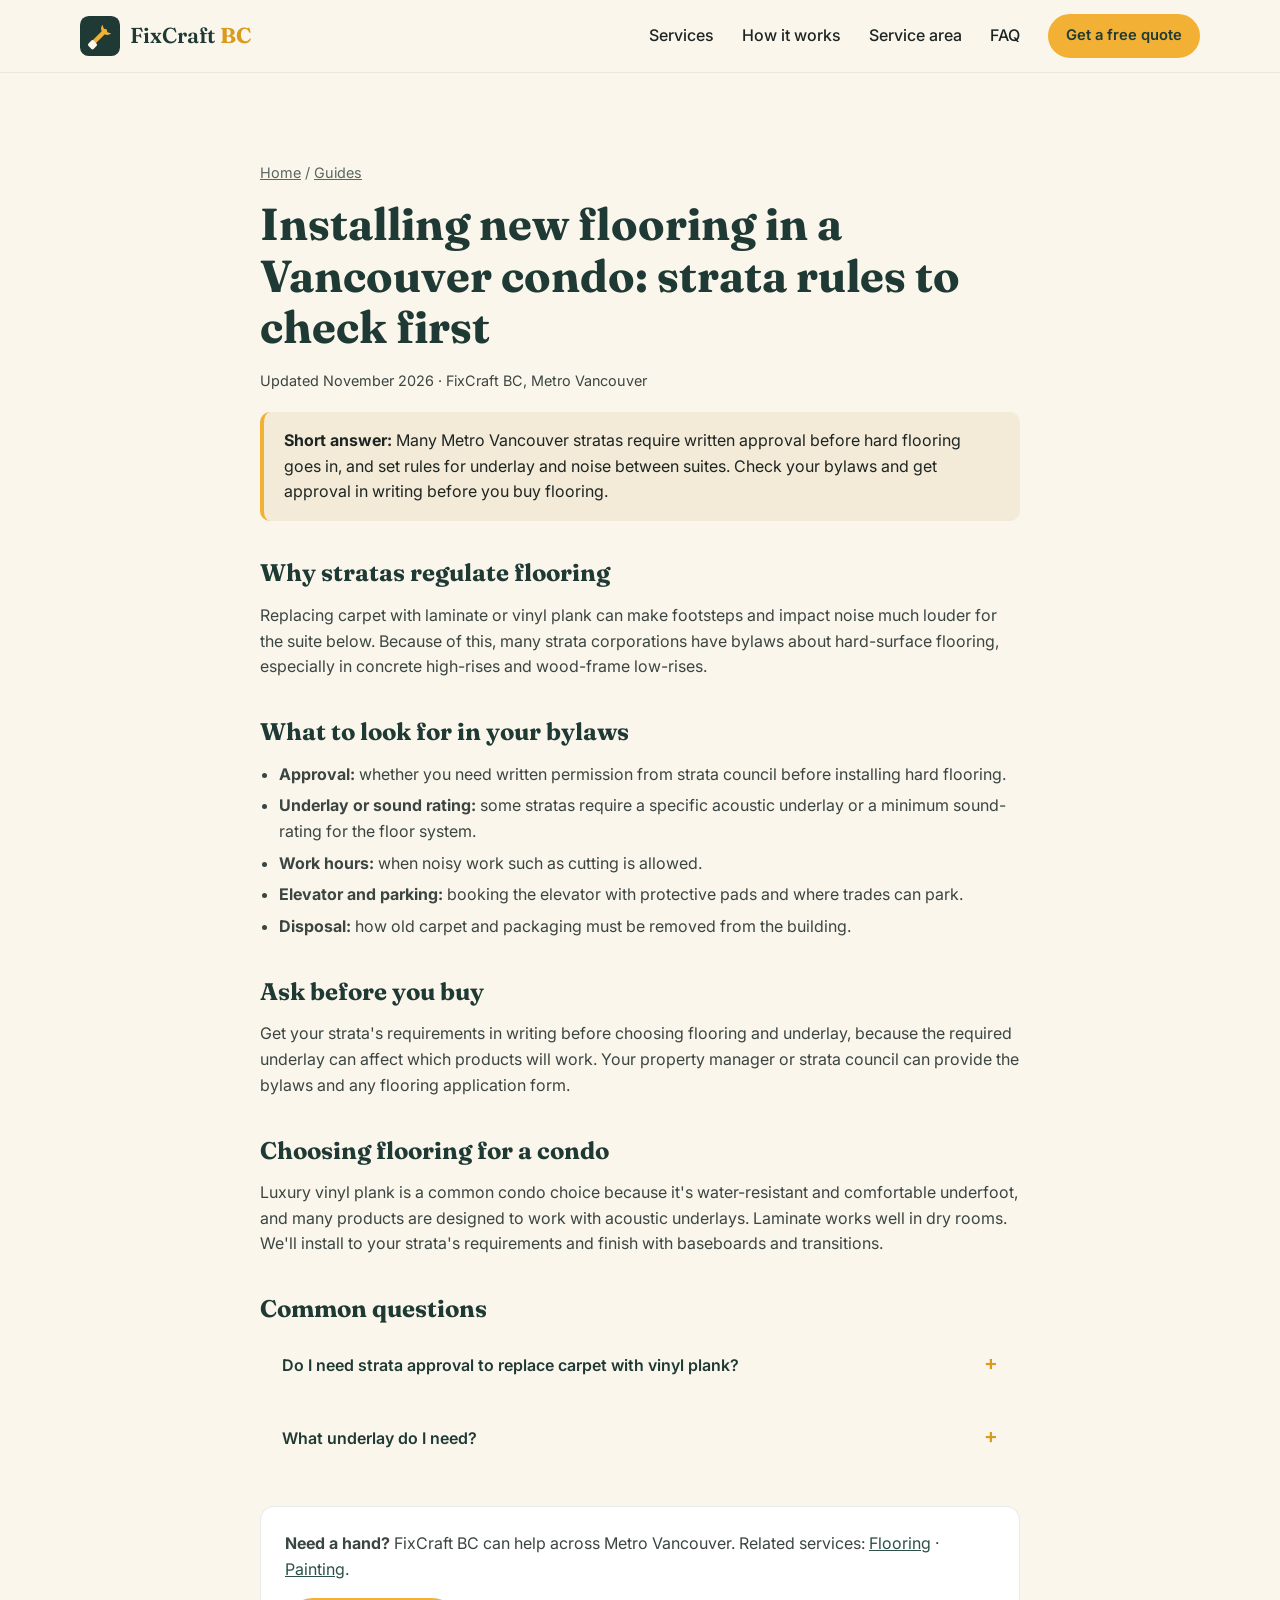
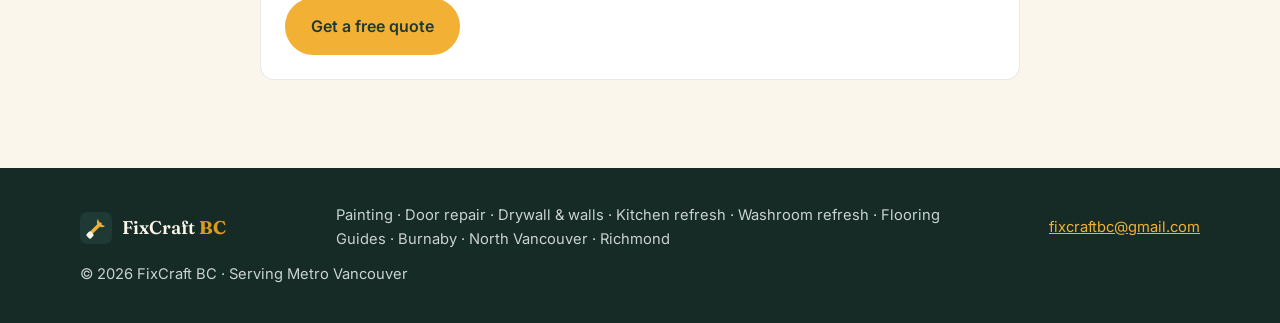
<file: guides/strata-flooring-rules-vancouver/index.html>
<!doctype html>
<html lang="en-CA">
  <head>
    <meta charset="utf-8">
    <meta name="viewport" content="width=device-width, initial-scale=1">
    <title>New Flooring in a Vancouver Condo: Strata Rules to Check First | FixCraft BC</title>
    <meta name="description" content="What to check in your strata bylaws before replacing carpet or flooring in a Vancouver-area condo: approval, underlay and sound requirements, work hours, elevators and disposal.">
    <meta name="robots" content="index,follow">
    <link rel="canonical" href="https://fixcraftbc.ca/guides/strata-flooring-rules-vancouver/">
    <link rel="icon" href="/favicon.ico" sizes="48x48">
    <link rel="icon" type="image/svg+xml" href="/logo.svg">
    <link rel="icon" type="image/png" sizes="96x96" href="/favicon-96x96.png">
    <link rel="apple-touch-icon" href="/apple-touch-icon.png">
    <link rel="manifest" href="/site.webmanifest">
    <meta name="theme-color" content="#1f3a34">
    <meta property="og:site_name" content="FixCraft BC">
    <meta property="og:title" content="New Flooring in a Vancouver Condo: Strata Rules to Check First | FixCraft BC">
    <meta property="og:description" content="What to check in your strata bylaws before replacing carpet or flooring in a Vancouver-area condo: approval, underlay and sound requirements, work hours, elevators and disposal.">
    <meta property="og:type" content="article">
    <meta property="og:url" content="https://fixcraftbc.ca/guides/strata-flooring-rules-vancouver/">
    <meta property="og:locale" content="en_CA">
    <meta property="og:image" content="https://fixcraftbc.ca/images/og-kitchen.jpg">
    <link rel="preconnect" href="https://fonts.googleapis.com">
    <link rel="preconnect" href="https://fonts.gstatic.com" crossorigin>
    <link href="https://fonts.googleapis.com/css2?family=Fraunces:opsz,wght@9..144,600;9..144,700&family=Inter:wght@400;500;600&display=swap" rel="stylesheet">
    <link rel="stylesheet" href="../../styles.css?v=5">
    <script type="application/ld+json">
[
  {
    "@context": "https://schema.org",
    "@type": "Article",
    "headline": "Installing new flooring in a Vancouver condo: strata rules to check first",
    "description": "What to check in your strata bylaws before replacing carpet or flooring in a Vancouver-area condo: approval, underlay and sound requirements, work hours, elevators and disposal.",
    "datePublished": "2026-11-14",
    "dateModified": "2026-11-14",
    "mainEntityOfPage": "https://fixcraftbc.ca/guides/strata-flooring-rules-vancouver/",
    "image": "https://fixcraftbc.ca/images/og-kitchen.jpg",
    "author": {
      "@type": "Organization",
      "name": "FixCraft BC",
      "url": "https://fixcraftbc.ca/"
    },
    "publisher": {
      "@type": "Organization",
      "name": "FixCraft BC",
      "logo": {
        "@type": "ImageObject",
        "url": "https://fixcraftbc.ca/logo.svg"
      }
    }
  },
  {
    "@context": "https://schema.org",
    "@type": "FAQPage",
    "mainEntity": [
      {
        "@type": "Question",
        "name": "Do I need strata approval to replace carpet with vinyl plank?",
        "acceptedAnswer": {
          "@type": "Answer",
          "text": "In many Metro Vancouver stratas, yes. Check your bylaws or ask your property manager before starting."
        }
      },
      {
        "@type": "Question",
        "name": "What underlay do I need?",
        "acceptedAnswer": {
          "@type": "Answer",
          "text": "It depends on your strata's bylaws. Some name a specific product or sound rating. Get the requirement in writing, and we'll install to match it."
        }
      }
    ]
  },
  {
    "@context": "https://schema.org",
    "@type": "BreadcrumbList",
    "itemListElement": [
      {
        "@type": "ListItem",
        "position": 1,
        "name": "Home",
        "item": "https://fixcraftbc.ca/"
      },
      {
        "@type": "ListItem",
        "position": 2,
        "name": "Guides",
        "item": "https://fixcraftbc.ca/guides/"
      },
      {
        "@type": "ListItem",
        "position": 3,
        "name": "Installing new flooring in a Vancouver condo: strata rules to check first",
        "item": "https://fixcraftbc.ca/guides/strata-flooring-rules-vancouver/"
      }
    ]
  }
]
    </script>
  </head>
  <body>
    <header class="site-header">
      <div class="container nav">
        <a class="brand" href="../../">
          <img src="../../logo.svg" alt="" width="40" height="40">
          <span>FixCraft <strong>BC</strong></span>
        </a>
        <button class="nav-toggle" aria-expanded="false" aria-controls="nav-links" aria-label="Open menu">
          <span></span><span></span><span></span>
        </button>
        <nav id="nav-links" class="nav-links">
          <a href="../../#services">Services</a>
          <a href="../../#how">How it works</a>
          <a href="../../#areas">Service area</a>
          <a href="../../#faq">FAQ</a>
          <a class="btn btn-small" href="../../#quote">Get a free quote</a>
        </nav>
      </div>
    </header>

    <main>
      <article class="section guide">
        <div class="container narrow">
          <nav class="crumbs" aria-label="Breadcrumb"><a href="../../">Home</a> / <a href="../">Guides</a></nav>
          <h1>Installing new flooring in a Vancouver condo: strata rules to check first</h1>
          <p class="updated">Updated November 2026 · FixCraft BC, Metro Vancouver</p>
          <div class="answer"><strong>Short answer:</strong> Many Metro Vancouver stratas require written approval before hard flooring goes in, and set rules for underlay and noise between suites. Check your bylaws and get approval in writing before you buy flooring.</div>
          <h2>Why stratas regulate flooring</h2>
          <p>Replacing carpet with laminate or vinyl plank can make footsteps and impact noise much louder for the suite below. Because of this, many strata corporations have bylaws about hard-surface flooring, especially in concrete high-rises and wood-frame low-rises.</p>
          <h2>What to look for in your bylaws</h2>
          <ul><li><strong>Approval:</strong> whether you need written permission from strata council before installing hard flooring.</li><li><strong>Underlay or sound rating:</strong> some stratas require a specific acoustic underlay or a minimum sound-rating for the floor system.</li><li><strong>Work hours:</strong> when noisy work such as cutting is allowed.</li><li><strong>Elevator and parking:</strong> booking the elevator with protective pads and where trades can park.</li><li><strong>Disposal:</strong> how old carpet and packaging must be removed from the building.</li></ul>
          <h2>Ask before you buy</h2>
          <p>Get your strata's requirements in writing before choosing flooring and underlay, because the required underlay can affect which products will work. Your property manager or strata council can provide the bylaws and any flooring application form.</p>
          <h2>Choosing flooring for a condo</h2>
          <p>Luxury vinyl plank is a common condo choice because it's water-resistant and comfortable underfoot, and many products are designed to work with acoustic underlays. Laminate works well in dry rooms. We'll install to your strata's requirements and finish with baseboards and transitions.</p>
          <h2>Common questions</h2>
          <details>
            <summary>Do I need strata approval to replace carpet with vinyl plank?</summary>
            <p>In many Metro Vancouver stratas, yes. Check your bylaws or ask your property manager before starting.</p>
          </details>
          <details>
            <summary>What underlay do I need?</summary>
            <p>It depends on your strata's bylaws. Some name a specific product or sound rating. Get the requirement in writing, and we'll install to match it.</p>
          </details>
          <div class="guide-cta">
            <p><strong>Need a hand?</strong> FixCraft BC can help across Metro Vancouver. Related services: <a href="../../flooring/">Flooring</a> · <a href="../../painting/">Painting</a>.</p>
            <a class="btn" href="../../#quote">Get a free quote</a>
          </div>
        </div>
      </article>
    </main>

    <footer class="site-footer">
      <div class="container footer-grid">
        <div class="brand">
          <img src="../../logo.svg" alt="" width="32" height="32">
          <span>FixCraft <strong>BC</strong></span>
        </div>
        <p class="footer-links"><a href="../../painting/">Painting</a> · <a href="../../door-repair/">Door repair</a> · <a href="../../drywall-repair/">Drywall & walls</a> · <a href="../../kitchen-renovation/">Kitchen refresh</a> · <a href="../../bathroom-renovation/">Washroom refresh</a> · <a href="../../flooring/">Flooring</a><br><a href="../../guides/">Guides</a> · <a href="../../burnaby/">Burnaby</a> · <a href="../../north-vancouver/">North Vancouver</a> · <a href="../../richmond/">Richmond</a></p>
        <p><a href="mailto:fixcraftbc@gmail.com">fixcraftbc@gmail.com</a></p>
        <p class="copy">© <span id="year">2026</span> FixCraft BC · Serving Metro Vancouver</p>
      </div>
    </footer>

    <script src="../../script.js?v=5"></script>
  </body>
</html>
</file>
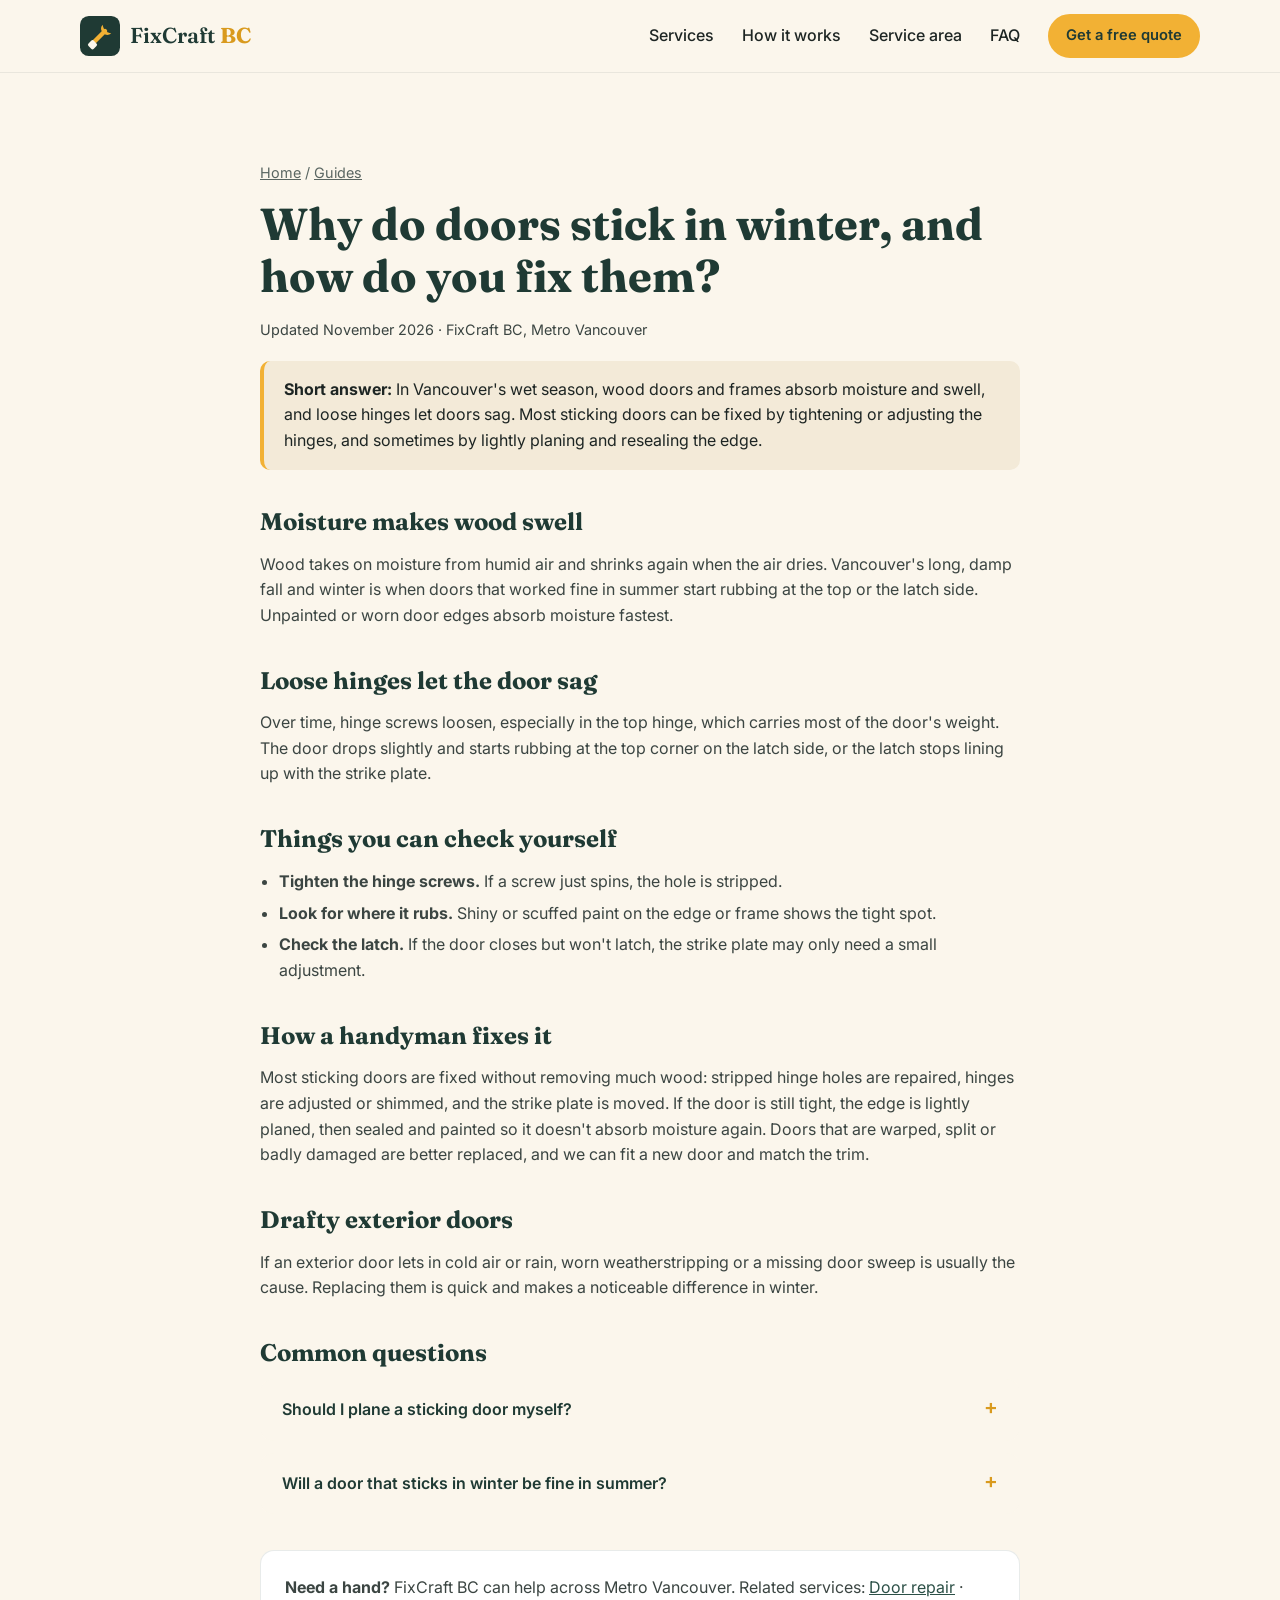
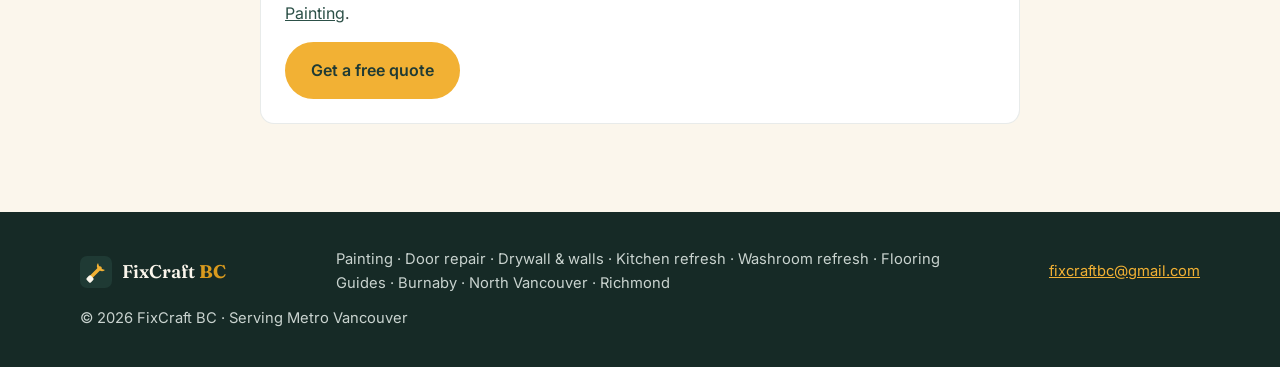
<file: guides/why-doors-stick-in-winter/index.html>
<!doctype html>
<html lang="en-CA">
  <head>
    <meta charset="utf-8">
    <meta name="viewport" content="width=device-width, initial-scale=1">
    <title>Why Do Doors Stick in Winter? Fixes for Vancouver Homes | FixCraft BC</title>
    <meta name="description" content="Why interior and exterior doors stick, rub or won't latch during Vancouver's wet season, what you can check yourself, and when a door needs adjusting, planing or replacing.">
    <meta name="robots" content="index,follow">
    <link rel="canonical" href="https://fixcraftbc.ca/guides/why-doors-stick-in-winter/">
    <link rel="icon" href="/favicon.ico" sizes="48x48">
    <link rel="icon" type="image/svg+xml" href="/logo.svg">
    <link rel="icon" type="image/png" sizes="96x96" href="/favicon-96x96.png">
    <link rel="apple-touch-icon" href="/apple-touch-icon.png">
    <link rel="manifest" href="/site.webmanifest">
    <meta name="theme-color" content="#1f3a34">
    <meta property="og:site_name" content="FixCraft BC">
    <meta property="og:title" content="Why Do Doors Stick in Winter? Fixes for Vancouver Homes | FixCraft BC">
    <meta property="og:description" content="Why interior and exterior doors stick, rub or won't latch during Vancouver's wet season, what you can check yourself, and when a door needs adjusting, planing or replacing.">
    <meta property="og:type" content="article">
    <meta property="og:url" content="https://fixcraftbc.ca/guides/why-doors-stick-in-winter/">
    <meta property="og:locale" content="en_CA">
    <meta property="og:image" content="https://fixcraftbc.ca/images/og-kitchen.jpg">
    <link rel="preconnect" href="https://fonts.googleapis.com">
    <link rel="preconnect" href="https://fonts.gstatic.com" crossorigin>
    <link href="https://fonts.googleapis.com/css2?family=Fraunces:opsz,wght@9..144,600;9..144,700&family=Inter:wght@400;500;600&display=swap" rel="stylesheet">
    <link rel="stylesheet" href="../../styles.css?v=5">
    <script type="application/ld+json">
[
  {
    "@context": "https://schema.org",
    "@type": "Article",
    "headline": "Why do doors stick in winter, and how do you fix them?",
    "description": "Why interior and exterior doors stick, rub or won't latch during Vancouver's wet season, what you can check yourself, and when a door needs adjusting, planing or replacing.",
    "datePublished": "2026-11-14",
    "dateModified": "2026-11-14",
    "mainEntityOfPage": "https://fixcraftbc.ca/guides/why-doors-stick-in-winter/",
    "image": "https://fixcraftbc.ca/images/og-kitchen.jpg",
    "author": {
      "@type": "Organization",
      "name": "FixCraft BC",
      "url": "https://fixcraftbc.ca/"
    },
    "publisher": {
      "@type": "Organization",
      "name": "FixCraft BC",
      "logo": {
        "@type": "ImageObject",
        "url": "https://fixcraftbc.ca/logo.svg"
      }
    }
  },
  {
    "@context": "https://schema.org",
    "@type": "FAQPage",
    "mainEntity": [
      {
        "@type": "Question",
        "name": "Should I plane a sticking door myself?",
        "acceptedAnswer": {
          "@type": "Answer",
          "text": "Try tightening the hinges first, since that fixes many sticking doors. If you do plane the edge, remove as little as possible and seal the bare wood afterward, or it will swell again."
        }
      },
      {
        "@type": "Question",
        "name": "Will a door that sticks in winter be fine in summer?",
        "acceptedAnswer": {
          "@type": "Answer",
          "text": "Often it loosens up when the air dries, but the problem usually returns each wet season until the hinges or edge are fixed."
        }
      }
    ]
  },
  {
    "@context": "https://schema.org",
    "@type": "BreadcrumbList",
    "itemListElement": [
      {
        "@type": "ListItem",
        "position": 1,
        "name": "Home",
        "item": "https://fixcraftbc.ca/"
      },
      {
        "@type": "ListItem",
        "position": 2,
        "name": "Guides",
        "item": "https://fixcraftbc.ca/guides/"
      },
      {
        "@type": "ListItem",
        "position": 3,
        "name": "Why do doors stick in winter, and how do you fix them?",
        "item": "https://fixcraftbc.ca/guides/why-doors-stick-in-winter/"
      }
    ]
  }
]
    </script>
  </head>
  <body>
    <header class="site-header">
      <div class="container nav">
        <a class="brand" href="../../">
          <img src="../../logo.svg" alt="" width="40" height="40">
          <span>FixCraft <strong>BC</strong></span>
        </a>
        <button class="nav-toggle" aria-expanded="false" aria-controls="nav-links" aria-label="Open menu">
          <span></span><span></span><span></span>
        </button>
        <nav id="nav-links" class="nav-links">
          <a href="../../#services">Services</a>
          <a href="../../#how">How it works</a>
          <a href="../../#areas">Service area</a>
          <a href="../../#faq">FAQ</a>
          <a class="btn btn-small" href="../../#quote">Get a free quote</a>
        </nav>
      </div>
    </header>

    <main>
      <article class="section guide">
        <div class="container narrow">
          <nav class="crumbs" aria-label="Breadcrumb"><a href="../../">Home</a> / <a href="../">Guides</a></nav>
          <h1>Why do doors stick in winter, and how do you fix them?</h1>
          <p class="updated">Updated November 2026 · FixCraft BC, Metro Vancouver</p>
          <div class="answer"><strong>Short answer:</strong> In Vancouver's wet season, wood doors and frames absorb moisture and swell, and loose hinges let doors sag. Most sticking doors can be fixed by tightening or adjusting the hinges, and sometimes by lightly planing and resealing the edge.</div>
          <h2>Moisture makes wood swell</h2>
          <p>Wood takes on moisture from humid air and shrinks again when the air dries. Vancouver's long, damp fall and winter is when doors that worked fine in summer start rubbing at the top or the latch side. Unpainted or worn door edges absorb moisture fastest.</p>
          <h2>Loose hinges let the door sag</h2>
          <p>Over time, hinge screws loosen, especially in the top hinge, which carries most of the door's weight. The door drops slightly and starts rubbing at the top corner on the latch side, or the latch stops lining up with the strike plate.</p>
          <h2>Things you can check yourself</h2>
          <ul><li><strong>Tighten the hinge screws.</strong> If a screw just spins, the hole is stripped.</li><li><strong>Look for where it rubs.</strong> Shiny or scuffed paint on the edge or frame shows the tight spot.</li><li><strong>Check the latch.</strong> If the door closes but won't latch, the strike plate may only need a small adjustment.</li></ul>
          <h2>How a handyman fixes it</h2>
          <p>Most sticking doors are fixed without removing much wood: stripped hinge holes are repaired, hinges are adjusted or shimmed, and the strike plate is moved. If the door is still tight, the edge is lightly planed, then sealed and painted so it doesn't absorb moisture again. Doors that are warped, split or badly damaged are better replaced, and we can fit a new door and match the trim.</p>
          <h2>Drafty exterior doors</h2>
          <p>If an exterior door lets in cold air or rain, worn weatherstripping or a missing door sweep is usually the cause. Replacing them is quick and makes a noticeable difference in winter.</p>
          <h2>Common questions</h2>
          <details>
            <summary>Should I plane a sticking door myself?</summary>
            <p>Try tightening the hinges first, since that fixes many sticking doors. If you do plane the edge, remove as little as possible and seal the bare wood afterward, or it will swell again.</p>
          </details>
          <details>
            <summary>Will a door that sticks in winter be fine in summer?</summary>
            <p>Often it loosens up when the air dries, but the problem usually returns each wet season until the hinges or edge are fixed.</p>
          </details>
          <div class="guide-cta">
            <p><strong>Need a hand?</strong> FixCraft BC can help across Metro Vancouver. Related services: <a href="../../door-repair/">Door repair</a> · <a href="../../painting/">Painting</a>.</p>
            <a class="btn" href="../../#quote">Get a free quote</a>
          </div>
        </div>
      </article>
    </main>

    <footer class="site-footer">
      <div class="container footer-grid">
        <div class="brand">
          <img src="../../logo.svg" alt="" width="32" height="32">
          <span>FixCraft <strong>BC</strong></span>
        </div>
        <p class="footer-links"><a href="../../painting/">Painting</a> · <a href="../../door-repair/">Door repair</a> · <a href="../../drywall-repair/">Drywall & walls</a> · <a href="../../kitchen-renovation/">Kitchen refresh</a> · <a href="../../bathroom-renovation/">Washroom refresh</a> · <a href="../../flooring/">Flooring</a><br><a href="../../guides/">Guides</a> · <a href="../../burnaby/">Burnaby</a> · <a href="../../north-vancouver/">North Vancouver</a> · <a href="../../richmond/">Richmond</a></p>
        <p><a href="mailto:fixcraftbc@gmail.com">fixcraftbc@gmail.com</a></p>
        <p class="copy">© <span id="year">2026</span> FixCraft BC · Serving Metro Vancouver</p>
      </div>
    </footer>

    <script src="../../script.js?v=5"></script>
  </body>
</html>
</file>
<file: styles.css>
:root {
  --green: #1f3a34;
  --green-2: #2c5047;
  --amber: #f2b134;
  --amber-dark: #d99a1e;
  --cream: #fbf6ec;
  --sand: #f3ead8;
  --ink: #1d2523;
  --muted: #5a6662;
  --radius: 14px;
  --shadow: 0 10px 30px rgba(31, 58, 52, 0.12);
}

* { box-sizing: border-box; }
html { scroll-behavior: smooth; }
body {
  margin: 0;
  font-family: "Inter", system-ui, -apple-system, sans-serif;
  color: var(--ink);
  background: var(--cream);
  line-height: 1.6;
}
img { max-width: 100%; }
a { color: var(--green-2); }
h1, h2, h3 { font-family: "Fraunces", Georgia, serif; line-height: 1.15; margin: 0 0 0.5em; color: var(--green); }
h1 { font-size: clamp(2.4rem, 5.5vw, 4rem); }
h1 em { font-style: normal; color: var(--amber-dark); }
h2 { font-size: clamp(1.8rem, 3.5vw, 2.6rem); }
h3 { font-size: 1.2rem; }

.container { width: min(1120px, 92%); margin: 0 auto; }
.narrow { max-width: 760px; }
.section { padding: 88px 0; }
.section-alt { background: var(--sand); }
.eyebrow {
  text-transform: uppercase;
  letter-spacing: 0.12em;
  font-size: 0.78rem;
  font-weight: 600;
  color: var(--amber-dark);
  margin: 0 0 0.6em;
}

.btn {
  display: inline-block;
  background: var(--amber);
  color: var(--green);
  font-weight: 600;
  text-decoration: none;
  padding: 0.85em 1.5em;
  border-radius: 999px;
  border: 2px solid var(--amber);
  cursor: pointer;
  font-size: 1rem;
  font-family: inherit;
  transition: background 0.15s, transform 0.15s;
}
.btn:hover { background: var(--amber-dark); border-color: var(--amber-dark); transform: translateY(-1px); }
.btn-ghost { background: transparent; border-color: var(--green); }
.btn-ghost:hover { background: var(--green); color: var(--cream); border-color: var(--green); }
.btn-small { padding: 0.55em 1.1em; font-size: 0.92rem; }

/* Header */
.site-header {
  position: sticky; top: 0; z-index: 10;
  background: rgba(251, 246, 236, 0.92);
  backdrop-filter: blur(8px);
  border-bottom: 1px solid rgba(31, 58, 52, 0.08);
}
.nav { display: flex; align-items: center; justify-content: space-between; height: 72px; }
.brand { display: flex; align-items: center; gap: 10px; text-decoration: none; color: var(--green); font-family: "Fraunces", serif; font-size: 1.35rem; font-weight: 600; }
.brand strong { color: var(--amber-dark); }
.nav-links { display: flex; align-items: center; gap: 28px; }
.nav-links a:not(.btn) { color: var(--ink); text-decoration: none; font-weight: 500; }
.nav-links a:not(.btn):hover { color: var(--amber-dark); }
.nav-toggle { display: none; background: none; border: 0; cursor: pointer; padding: 8px; }
.nav-toggle span { display: block; width: 24px; height: 2px; background: var(--green); margin: 5px 0; }

/* Hero */
.hero { padding: 72px 0 96px; }
.hero-grid { display: grid; grid-template-columns: 1.2fr 1fr; gap: 56px; align-items: center; }
.lead { font-size: 1.15rem; color: var(--muted); max-width: 34em; }
.hero-actions { display: flex; gap: 14px; flex-wrap: wrap; margin: 28px 0; }
.hero-points { list-style: none; padding: 0; margin: 0; display: flex; flex-wrap: wrap; gap: 10px 22px; color: var(--green-2); font-weight: 500; font-size: 0.95rem; }
.hero-points li::before { content: "✓ "; color: var(--amber-dark); font-weight: 700; }
.hero-card {
  background: var(--green);
  border-radius: 24px;
  padding: 36px;
  box-shadow: var(--shadow);
  transform: rotate(1.5deg);
}
.todo { background: var(--cream); border-radius: var(--radius); padding: 28px 30px; transform: rotate(-3deg); box-shadow: var(--shadow); }
.todo-title { font-family: "Fraunces", serif; font-size: 1.3rem; color: var(--green); margin: 0 0 12px; font-weight: 700; }
.todo ul { list-style: none; padding: 0; margin: 0; }
.todo li { padding: 10px 0 10px 34px; border-bottom: 1px dashed #d8ccb3; position: relative; }
.todo li:last-child { border-bottom: 0; font-weight: 600; color: var(--green); }
.todo li::before { content: ""; position: absolute; left: 0; top: 12px; width: 20px; height: 20px; border: 2px solid var(--green-2); border-radius: 5px; }
.todo li.done { color: var(--muted); text-decoration: line-through; text-decoration-color: var(--amber-dark); }
.todo li.done::before { background: var(--amber); border-color: var(--amber); }
.todo li.done::after { content: "✓"; position: absolute; left: 5px; top: 9px; color: var(--green); font-weight: 700; font-size: 0.9rem; }

/* Cards */
.cards { display: grid; grid-template-columns: repeat(4, 1fr); gap: 22px; margin-top: 36px; }
.card { background: #fff; border-radius: var(--radius); padding: 28px; box-shadow: 0 2px 0 rgba(31,58,52,0.06); border: 1px solid rgba(31,58,52,0.08); transition: transform 0.15s, box-shadow 0.15s; }
.card:hover { transform: translateY(-3px); box-shadow: var(--shadow); }
.card p { color: var(--muted); margin: 0; }
.icon { font-size: 1.8rem; width: 56px; height: 56px; display: grid; place-items: center; background: var(--sand); border-radius: 12px; margin-bottom: 16px; }

/* Steps */
.steps { list-style: none; padding: 0; margin: 36px 0 0; display: grid; grid-template-columns: repeat(3, 1fr); gap: 22px; }
.steps li { background: var(--cream); border-radius: var(--radius); padding: 28px; }
.steps p { color: var(--muted); margin: 0; }
.step-num { display: inline-grid; place-items: center; width: 40px; height: 40px; border-radius: 50%; background: var(--green); color: var(--amber); font-weight: 700; margin-bottom: 14px; font-family: "Fraunces", serif; font-size: 1.2rem; }

/* Areas */
.areas { display: grid; grid-template-columns: 1fr 1fr; gap: 40px; align-items: center; }
.area-list { list-style: none; padding: 0; margin: 0; display: flex; flex-wrap: wrap; gap: 10px; }
.area-list li { background: #fff; border: 1px solid rgba(31,58,52,0.12); padding: 8px 16px; border-radius: 999px; font-weight: 500; color: var(--green); }

/* FAQ */
details { background: var(--cream); border-radius: var(--radius); padding: 18px 22px; margin-top: 12px; }
summary { cursor: pointer; font-weight: 600; color: var(--green); list-style: none; display: flex; justify-content: space-between; }
summary::-webkit-details-marker { display: none; }
summary::after { content: "+"; font-size: 1.3rem; color: var(--amber-dark); line-height: 1; }
details[open] summary::after { content: "–"; }
details p { color: var(--muted); margin: 12px 0 0; }

/* Quote */
.quote { background: var(--green); color: var(--cream); }
.quote h2 { color: var(--cream); }
.quote a { color: var(--amber); }
.quote-grid { display: grid; grid-template-columns: 1fr 1.3fr; gap: 48px; align-items: start; }
.quote-form { display: grid; grid-template-columns: 1fr 1fr; gap: 16px; background: var(--cream); color: var(--ink); padding: 30px; border-radius: 20px; }
.quote-form label { display: flex; flex-direction: column; gap: 6px; font-weight: 500; font-size: 0.92rem; }
.quote-form input, .quote-form select, .quote-form textarea {
  font: inherit; padding: 0.7em 0.8em; border: 1px solid #d6cbb4; border-radius: 10px; background: #fff;
}
.quote-form input:focus, .quote-form select:focus, .quote-form textarea:focus { outline: 2px solid var(--amber); border-color: var(--amber); }
.full { grid-column: 1 / -1; }

.hp { position: absolute; left: -9999px; width: 1px; height: 1px; opacity: 0; }
.form-status { margin: 0; font-weight: 500; min-height: 1.2em; }
.form-status.ok { color: var(--green-2); }
.form-status.err { color: #a33; }
.quote-form button[disabled] { opacity: 0.7; cursor: wait; }

/* Guides & city pages */
.guide h1 { font-size: clamp(2rem, 4vw, 2.8rem); }
.guide h2 { margin-top: 1.6em; font-size: 1.5rem; }
.guide p, .guide li { color: #3b4542; }
.guide ul { padding-left: 1.2em; }
.guide li { margin: 6px 0; }
.updated { color: var(--muted); font-size: 0.9rem; margin-top: -0.4em; }
.answer { background: var(--sand); border-left: 4px solid var(--amber); padding: 16px 20px; border-radius: 10px; margin: 20px 0 8px; }
.note { font-size: 0.9rem; color: var(--muted); margin-top: 24px; }
.guide-cta { margin-top: 36px; padding: 24px; background: #fff; border: 1px solid rgba(31,58,52,0.1); border-radius: var(--radius); }
.guide-cta p { margin-top: 0; }
.guide-cards { grid-template-columns: repeat(2, 1fr); }
.guide-cards h3 { margin-bottom: 0.3em; }
.city-cards { grid-template-columns: repeat(3, 1fr); }
.guide-link { font-weight: 500; }
.area-list a { color: inherit; text-decoration: none; }
.area-list li:has(a) { border-color: var(--amber); }
.other-areas { padding: 24px 0 40px; color: var(--muted); }

/* Footer */
.site-footer { background: #162a26; color: #c9d3cf; padding: 36px 0; font-size: 0.92rem; }
.footer-grid { display: flex; flex-wrap: wrap; align-items: center; justify-content: space-between; gap: 12px 24px; }
.footer-grid p { margin: 0; }
.site-footer .brand { color: var(--cream); font-size: 1.15rem; }
.site-footer a { color: var(--amber); }


/* Linked service cards */
.card-link { display: block; text-decoration: none; color: inherit; }
.card-link .more { display: inline-block; margin-top: 14px; font-weight: 600; color: var(--amber-dark); font-size: 0.92rem; }
.card-link:hover h3 { color: var(--amber-dark); }

/* Service pages */
.page-hero { padding: 56px 0 64px; background: linear-gradient(180deg, var(--cream), var(--sand)); }
.page-hero h1 { font-size: clamp(2.1rem, 4.5vw, 3.2rem); max-width: 18em; }
.crumbs { font-size: 0.9rem; color: var(--muted); margin-bottom: 14px; }
.crumbs a { color: var(--muted); }
.service-grid { display: grid; grid-template-columns: 1fr 1fr; gap: 48px; }
.checklist { list-style: none; padding: 0; margin: 0; }
.checklist li { padding: 10px 0 10px 32px; position: relative; border-bottom: 1px dashed #e2d7bf; }
.checklist li::before { content: "✓"; position: absolute; left: 0; top: 9px; width: 22px; height: 22px; border-radius: 6px; background: var(--amber); color: var(--green); font-weight: 700; display: grid; place-items: center; font-size: 0.85rem; }
.prose p { color: var(--muted); }
.related { list-style: none; padding: 0; margin: 20px 0 0; display: flex; flex-wrap: wrap; gap: 10px; }
.related a { display: inline-block; background: #fff; border: 1px solid rgba(31,58,52,0.12); padding: 10px 18px; border-radius: 999px; text-decoration: none; font-weight: 600; color: var(--green); }
.related a:hover { border-color: var(--amber); color: var(--amber-dark); }
.cta-band { background: var(--green); padding: 56px 0; }
.cta-inner { display: flex; align-items: center; justify-content: space-between; gap: 20px; flex-wrap: wrap; }
.cta-band h2 { color: var(--cream); margin: 0; }
.footer-links a { color: #c9d3cf; text-decoration: none; }
.footer-links a:hover { color: var(--amber); }

/* Photos */
.hero-visual { position: relative; }
.hero-photo { display: block; width: 100%; height: auto; max-height: 560px; aspect-ratio: 4 / 5; object-fit: cover; object-position: 50% 35%; border-radius: 24px; box-shadow: var(--shadow); }
.hero-visual .todo { position: absolute; left: -28px; bottom: -28px; width: min(300px, 80%); padding: 20px 22px; transform: rotate(-3deg); }
.hero-visual .todo li { padding: 7px 0 7px 30px; font-size: 0.92rem; }
.hero-visual .todo li::before { top: 8px; width: 18px; height: 18px; }
.hero-visual .todo li.done::after { top: 5px; left: 4px; }
.hero-visual .todo-title { font-size: 1.1rem; margin-bottom: 6px; }
.gallery { display: grid; grid-template-columns: repeat(4, 1fr); gap: 18px; margin-top: 32px; }
.tile { position: relative; display: block; border-radius: var(--radius); overflow: hidden; aspect-ratio: 3 / 4; }
.tile img { width: 100%; height: 100%; object-fit: cover; transition: transform 0.3s; }
.tile:hover img { transform: scale(1.04); }
.tile span { position: absolute; left: 12px; bottom: 12px; background: rgba(251,246,236,0.95); color: var(--green); font-weight: 600; font-size: 0.9rem; padding: 6px 12px; border-radius: 999px; }
.page-hero-grid { display: grid; grid-template-columns: 1.2fr 1fr; gap: 48px; align-items: center; }
.page-hero-img, .prose-img { margin: 0; }
.page-hero-img img { display: block; width: 100%; height: auto; max-height: 520px; aspect-ratio: 4 / 5; object-fit: cover; border-radius: 20px; box-shadow: var(--shadow); }
.prose-img img { display: block; width: 100%; height: auto; max-height: 380px; aspect-ratio: 4 / 3; object-fit: cover; object-position: 50% 60%; border-radius: var(--radius); margin-top: 8px; }

/* Responsive */
@media (max-width: 900px) {
  .hero-grid, .areas, .quote-grid { grid-template-columns: 1fr; }
  .hero-card { max-width: 440px; }
  .cards, .steps { grid-template-columns: 1fr 1fr; }
  .service-grid { grid-template-columns: 1fr; }
  .page-hero-grid { grid-template-columns: 1fr; }
  .page-hero-img img { aspect-ratio: 4 / 3; }
  .gallery { grid-template-columns: 1fr 1fr; }
  .hero-visual { max-width: 460px; }
}
@media (max-width: 720px) {
  .nav-toggle { display: block; }
  .nav-links {
    display: none; position: absolute; top: 72px; left: 0; right: 0;
    flex-direction: column; align-items: flex-start; gap: 18px;
    background: var(--cream); padding: 20px 4% 28px; border-bottom: 1px solid rgba(31,58,52,0.1);
  }
  .nav-links.open { display: flex; }
  .section { padding: 64px 0; }
  .hero { padding: 40px 0 64px; }
  .cards, .steps, .quote-form, .guide-cards, .city-cards { grid-template-columns: 1fr; }
  .hero-visual .todo { left: auto; right: -6px; bottom: -22px; width: 62%; padding: 12px 14px; }
  .hero-visual .todo li { font-size: 0.78rem; padding: 4px 0 4px 24px; }
  .hero-visual .todo li::before { top: 5px; width: 15px; height: 15px; }
  .hero-visual .todo li.done::after { top: 2px; left: 3px; font-size: 0.75rem; }
  .hero-visual .todo-title { font-size: 0.95rem; }
}
</file>
